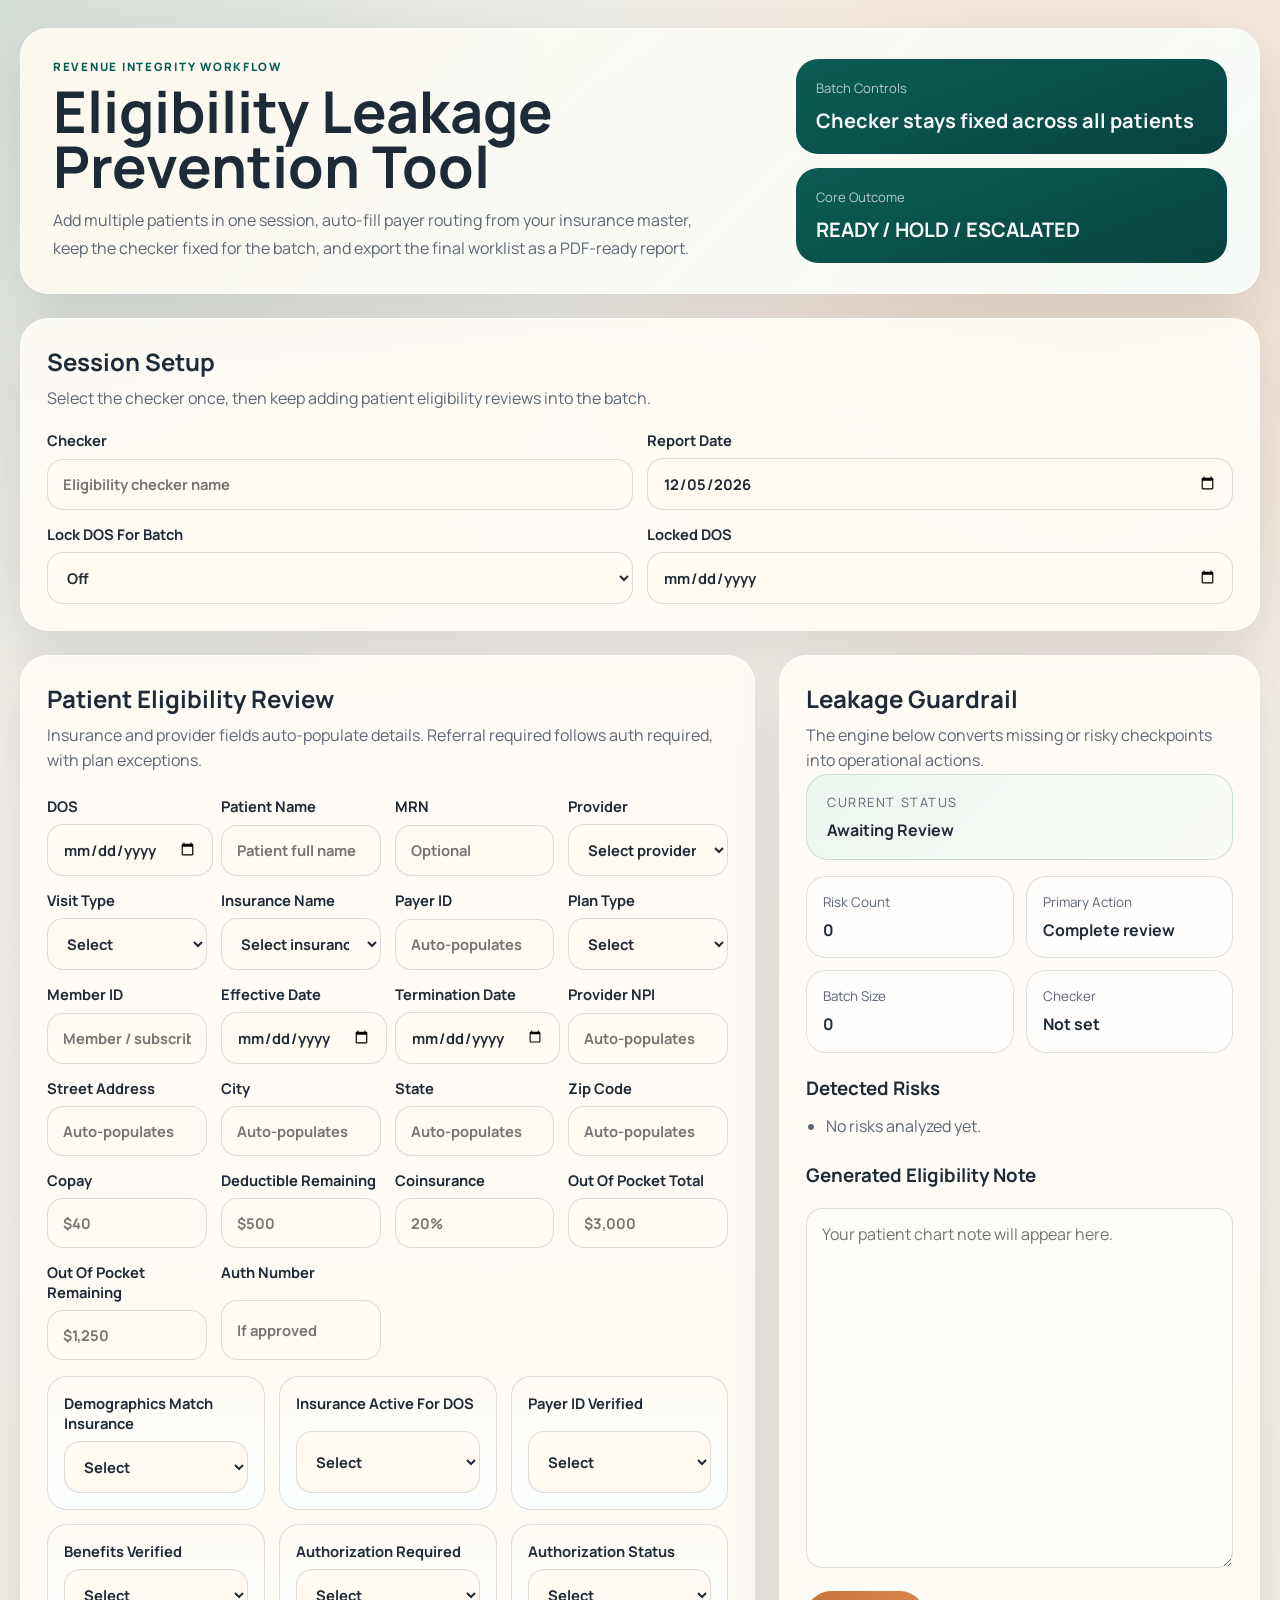
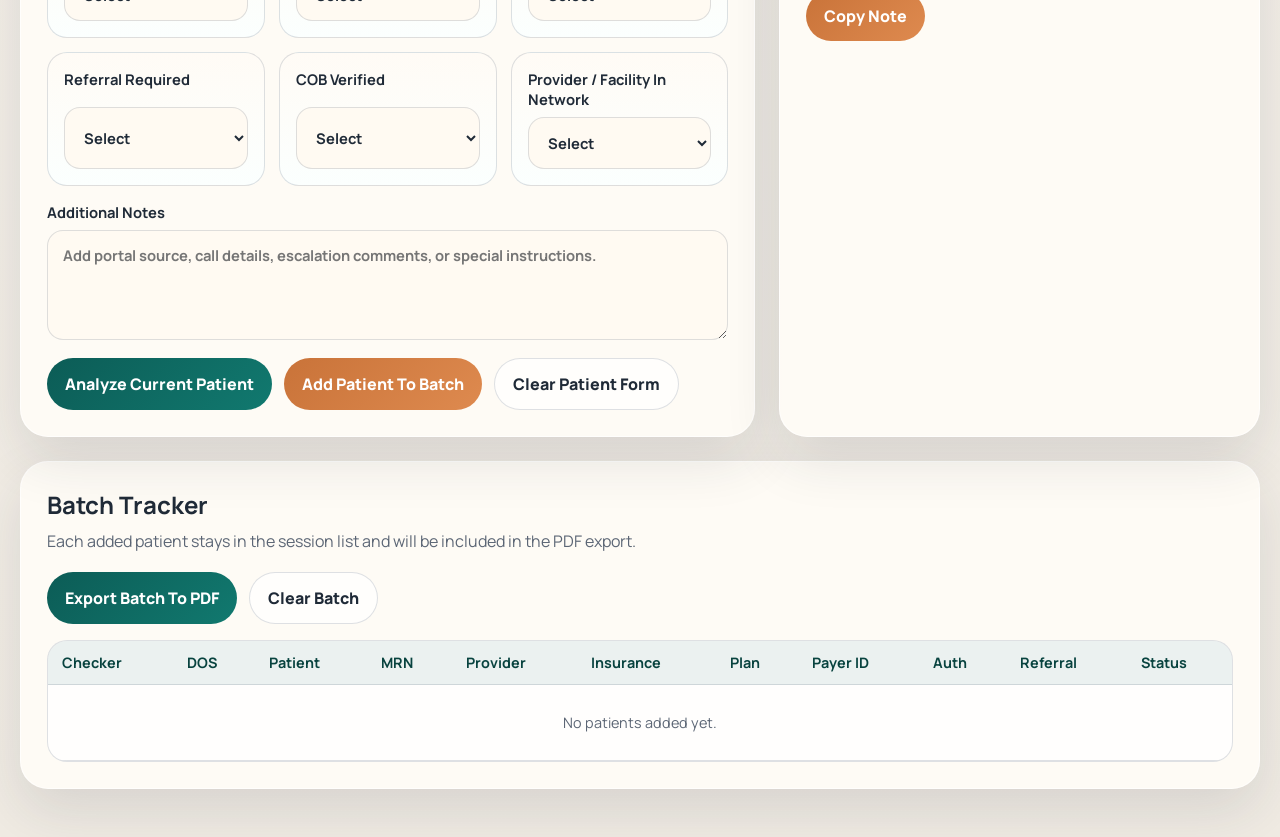
<file: index.html>
<!DOCTYPE html>
<html lang="en">
<head>
  <meta charset="UTF-8">
  <meta name="viewport" content="width=device-width, initial-scale=1.0">
  <title>Eligibility Leakage Prevention Tool</title>
  <link rel="preconnect" href="https://fonts.googleapis.com">
  <link rel="preconnect" href="https://fonts.gstatic.com" crossorigin>
  <link href="https://fonts.googleapis.com/css2?family=Manrope:wght@400;500;600;700;800&display=swap" rel="stylesheet">
  <link rel="stylesheet" href="./styles.css">
</head>
<body>
  <div class="page-shell">
    <header class="hero">
      <div class="hero-copy">
        <p class="eyebrow">Revenue Integrity Workflow</p>
        <h1>Eligibility Leakage Prevention Tool</h1>
        <p class="hero-text">
          Add multiple patients in one session, auto-fill payer routing from your insurance master,
          keep the checker fixed for the batch, and export the final worklist as a PDF-ready report.
        </p>
      </div>
      <div class="hero-card">
        <div class="hero-stat">
          <span class="hero-stat-label">Batch Controls</span>
          <strong>Checker stays fixed across all patients</strong>
        </div>
        <div class="hero-stat">
          <span class="hero-stat-label">Core Outcome</span>
          <strong>READY / HOLD / ESCALATED</strong>
        </div>
      </div>
    </header>

    <section class="panel session-panel">
      <div class="panel-heading">
        <h2>Session Setup</h2>
        <p>Select the checker once, then keep adding patient eligibility reviews into the batch.</p>
      </div>
      <div class="session-grid">
        <label>
          <span>Checker</span>
          <input type="text" id="checkerName" placeholder="Eligibility checker name">
        </label>
        <label>
          <span>Report Date</span>
          <input type="date" id="reportDate">
        </label>
        <label class="session-toggle">
          <span>Lock DOS For Batch</span>
          <select id="lockDosMode">
            <option value="off">Off</option>
            <option value="on">On</option>
          </select>
        </label>
        <label>
          <span>Locked DOS</span>
          <input type="date" id="lockedDos" placeholder="Used when lock is on">
        </label>
      </div>
    </section>

    <main class="workspace">
      <section class="panel form-panel">
        <div class="panel-heading">
          <h2>Patient Eligibility Review</h2>
          <p>Insurance and provider fields auto-populate details. Referral required follows auth required, with plan exceptions.</p>
        </div>

        <form id="eligibility-form" class="eligibility-form">
          <div class="form-grid">
            <label><span>DOS</span><input type="date" id="dos"></label>
            <label><span>Patient Name</span><input type="text" id="patientName" placeholder="Patient full name"></label>
            <label><span>MRN</span><input type="text" id="mrn" placeholder="Optional"></label>
            <label><span>Provider</span><select id="provider"><option value="">Select provider</option></select></label>
            <label><span>Visit Type</span><select id="visitType"><option value="">Select</option><option>New Patient</option><option>Follow-up</option><option>Procedure</option><option>Consult</option></select></label>
            <label><span>Insurance Name</span><select id="insuranceName"><option value="">Select insurance</option></select></label>
            <label><span>Payer ID</span><input type="text" id="payerId" placeholder="Auto-populates" readonly></label>
            <label><span>Plan Type</span><select id="planType"><option value="">Select</option><option>HMO</option><option>PPO</option><option>POS</option><option>Medicare</option><option>Medicaid</option><option>Commercial</option><option>Other</option></select></label>
            <label><span>Member ID</span><input type="text" id="memberId" placeholder="Member / subscriber ID"></label>
            <label><span>Effective Date</span><input type="date" id="effectiveDate"></label>
            <label><span>Termination Date</span><input type="date" id="terminationDate"></label>
            <label><span>Provider NPI</span><input type="text" id="providerNpi" placeholder="Auto-populates" readonly></label>
            <label><span>Street Address</span><input type="text" id="streetAddress" placeholder="Auto-populates" readonly></label>
            <label><span>City</span><input type="text" id="city" placeholder="Auto-populates" readonly></label>
            <label><span>State</span><input type="text" id="state" placeholder="Auto-populates" readonly></label>
            <label><span>Zip Code</span><input type="text" id="zipCode" placeholder="Auto-populates" readonly></label>
            <label><span>Copay</span><input type="text" id="copay" placeholder="$40"></label>
            <label><span>Deductible Remaining</span><input type="text" id="deductibleRemaining" placeholder="$500"></label>
            <label><span>Coinsurance</span><input type="text" id="coinsurance" placeholder="20%"></label>
            <label><span>Out Of Pocket Total</span><input type="text" id="outOfPocketTotal" placeholder="$3,000"></label>
            <label><span>Out Of Pocket Remaining</span><input type="text" id="outOfPocketRemaining" placeholder="$1,250"></label>
            <label><span>Auth Number</span><input type="text" id="authNumber" placeholder="If approved"></label>
          </div>

          <div class="toggle-grid">
            <label class="toggle-card"><span>Demographics Match Insurance</span><select id="demographicsMatch"><option value="">Select</option><option>Yes</option><option>No</option></select></label>
            <label class="toggle-card"><span>Insurance Active For DOS</span><select id="insuranceActive"><option value="">Select</option><option>Yes</option><option>No</option><option>Unknown</option></select></label>
            <label class="toggle-card"><span>Payer ID Verified</span><select id="payerVerified"><option value="">Select</option><option>Yes</option><option>No</option></select></label>
            <label class="toggle-card"><span>Benefits Verified</span><select id="benefitsVerified"><option value="">Select</option><option>Yes</option><option>No</option></select></label>
            <label class="toggle-card"><span>Authorization Required</span><select id="authRequired"><option value="">Select</option><option>No</option><option>Yes</option></select></label>
            <label class="toggle-card"><span>Authorization Status</span><select id="authStatus"><option value="">Select</option><option>Not Required</option><option>Approved</option><option>Pending</option><option>Denied</option><option>Unknown</option></select></label>
            <label class="toggle-card"><span>Referral Required</span><select id="referralRequired"><option value="">Select</option><option>No</option><option>Yes</option></select></label>
            <label class="toggle-card"><span>COB Verified</span><select id="cobVerified"><option value="">Select</option><option>Yes</option><option>No</option><option>Unknown</option></select></label>
            <label class="toggle-card"><span>Provider / Facility In Network</span><select id="networkStatus"><option value="">Select</option><option>In</option><option>Out</option><option>Unknown</option></select></label>
          </div>

          <label class="full-width">
            <span>Additional Notes</span>
            <textarea id="additionalNotes" rows="4" placeholder="Add portal source, call details, escalation comments, or special instructions."></textarea>
          </label>

          <div class="actions">
            <button type="button" id="analyzeBtn" class="primary-btn">Analyze Current Patient</button>
            <button type="button" id="addCaseBtn" class="primary-btn secondary">Add Patient To Batch</button>
            <button type="reset" id="resetBtn" class="ghost-btn">Clear Patient Form</button>
          </div>
        </form>
      </section>

      <aside class="panel insights-panel">
        <div class="panel-heading">
          <h2>Leakage Guardrail</h2>
          <p>The engine below converts missing or risky checkpoints into operational actions.</p>
        </div>

        <div class="status-banner" id="statusBanner">
          <span class="status-label">Current Status</span>
          <strong id="finalStatus">Awaiting Review</strong>
        </div>

        <div class="mini-grid">
          <div class="mini-card"><span>Risk Count</span><strong id="riskCount">0</strong></div>
          <div class="mini-card"><span>Primary Action</span><strong id="primaryAction">Complete review</strong></div>
          <div class="mini-card"><span>Batch Size</span><strong id="batchCount">0</strong></div>
          <div class="mini-card"><span>Checker</span><strong id="checkerDisplay">Not set</strong></div>
        </div>

        <div class="risk-section">
          <h3>Detected Risks</h3>
          <ul id="riskList" class="risk-list">
            <li>No risks analyzed yet.</li>
          </ul>
        </div>

        <div class="risk-section">
          <h3>Generated Eligibility Note</h3>
          <textarea id="generatedNote" rows="15" readonly placeholder="Your patient chart note will appear here."></textarea>
          <div class="actions">
            <button type="button" id="copyBtn" class="primary-btn secondary">Copy Note</button>
          </div>
        </div>
      </aside>
    </main>

    <section class="panel batch-panel">
      <div class="panel-heading">
        <h2>Batch Tracker</h2>
        <p>Each added patient stays in the session list and will be included in the PDF export.</p>
      </div>

      <div class="actions batch-actions">
        <button type="button" id="exportPdfBtn" class="primary-btn">Export Batch To PDF</button>
        <button type="button" id="clearBatchBtn" class="ghost-btn">Clear Batch</button>
      </div>

      <div class="table-wrap">
        <table class="batch-table">
          <thead>
            <tr>
              <th>Checker</th>
              <th>DOS</th>
              <th>Patient</th>
              <th>MRN</th>
              <th>Provider</th>
              <th>Insurance</th>
              <th>Plan</th>
              <th>Payer ID</th>
              <th>Auth</th>
              <th>Referral</th>
              <th>Status</th>
            </tr>
          </thead>
          <tbody id="batchTableBody">
            <tr><td colspan="11" class="empty-state">No patients added yet.</td></tr>
          </tbody>
        </table>
      </div>
    </section>
  </div>

  <script src="./data.js"></script>
  <script src="./app.js"></script>
</body>
</html>
</file>
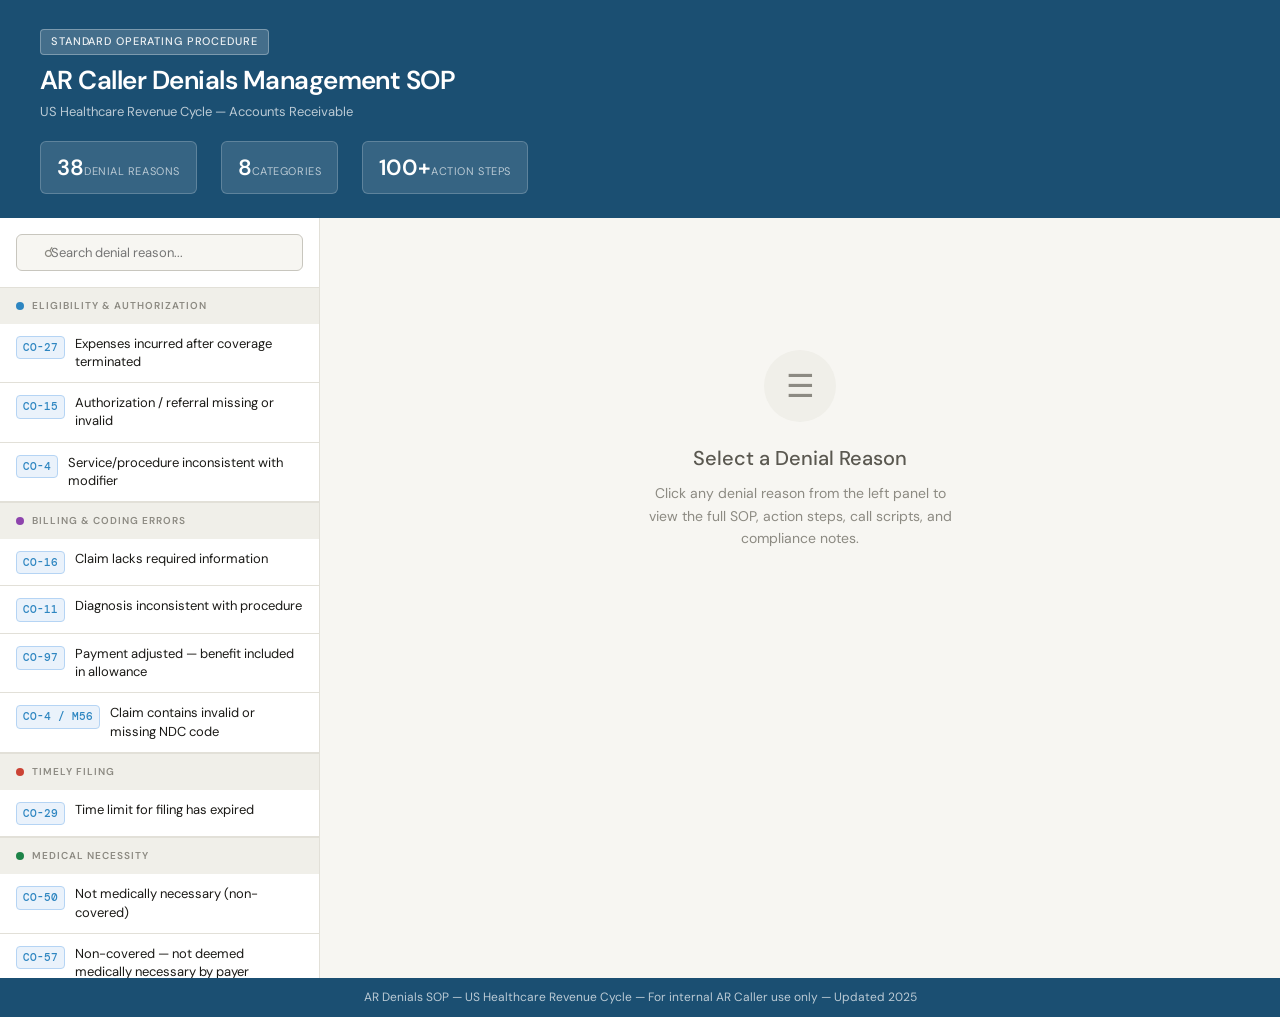
<file: ar_denials_sop.html>
<!DOCTYPE html>
<html lang="en">
<head>
<meta charset="UTF-8">
<meta name="viewport" content="width=device-width, initial-scale=1.0">
<title>AR Denials SOP — US Healthcare</title>
<link href="https://fonts.googleapis.com/css2?family=DM+Sans:wght@300;400;500;600&family=DM+Mono:wght@400;500&display=swap" rel="stylesheet">
<style>
  *, *::before, *::after { box-sizing: border-box; margin: 0; padding: 0; }

  :root {
    --bg: #F7F6F2;
    --surface: #FFFFFF;
    --surface2: #F0EFE9;
    --border: #E2E0D8;
    --border2: #C8C6BE;
    --text: #1A1916;
    --text2: #5A5850;
    --text3: #8C8A82;
    --accent: #1B4F72;
    --accent-light: #EAF2FB;
    --accent-mid: #2E86C1;
    --red: #A93226;
    --red-light: #FDEDEC;
    --amber: #935116;
    --amber-light: #FEF5E7;
    --green: #1D6A39;
    --green-light: #EAFAF1;
    --purple: #6C3483;
    --purple-light: #F5EEF8;
    --teal: #0E6655;
    --teal-light: #E8F8F5;
    --coral: #A04000;
    --coral-light: #FEF0E7;
    --radius: 10px;
    --radius-sm: 6px;
  }

  body {
    font-family: 'DM Sans', sans-serif;
    background: var(--bg);
    color: var(--text);
    min-height: 100vh;
    font-size: 15px;
    line-height: 1.6;
  }

  /* HEADER */
  .header {
    background: var(--accent);
    color: #fff;
    padding: 28px 40px 24px;
    display: flex;
    align-items: flex-start;
    justify-content: space-between;
    gap: 20px;
  }
  .header-left { flex: 1; }
  .header-badge {
    display: inline-block;
    background: rgba(255,255,255,0.18);
    border: 1px solid rgba(255,255,255,0.3);
    border-radius: 4px;
    font-size: 11px;
    font-weight: 500;
    letter-spacing: 0.08em;
    text-transform: uppercase;
    padding: 3px 10px;
    margin-bottom: 10px;
    color: rgba(255,255,255,0.9);
  }
  .header h1 {
    font-size: 26px;
    font-weight: 600;
    letter-spacing: -0.02em;
    color: #fff;
    line-height: 1.2;
  }
  .header-sub {
    font-size: 13px;
    color: rgba(255,255,255,0.7);
    margin-top: 6px;
  }
  .header-stats {
    display: flex;
    gap: 24px;
    margin-top: 18px;
  }
  .stat-pill {
    background: rgba(255,255,255,0.12);
    border: 1px solid rgba(255,255,255,0.2);
    border-radius: 6px;
    padding: 8px 16px;
    text-align: center;
  }
  .stat-pill .num { font-size: 22px; font-weight: 600; color: #fff; }
  .stat-pill .lbl { font-size: 11px; color: rgba(255,255,255,0.65); text-transform: uppercase; letter-spacing: 0.05em; }

  /* LAYOUT */
  .layout {
    display: grid;
    grid-template-columns: 320px 1fr;
    min-height: calc(100vh - 140px);
  }

  /* SIDEBAR */
  .sidebar {
    background: var(--surface);
    border-right: 1px solid var(--border);
    overflow-y: auto;
    max-height: calc(100vh - 140px);
    position: sticky;
    top: 0;
  }
  .sidebar-search {
    padding: 16px;
    border-bottom: 1px solid var(--border);
    position: sticky;
    top: 0;
    background: var(--surface);
    z-index: 10;
  }
  .sidebar-search input {
    width: 100%;
    padding: 9px 14px 9px 34px;
    border: 1px solid var(--border2);
    border-radius: var(--radius-sm);
    font-family: 'DM Sans', sans-serif;
    font-size: 13px;
    background: var(--bg);
    color: var(--text);
    outline: none;
    transition: border-color 0.15s;
  }
  .sidebar-search input:focus { border-color: var(--accent-mid); }
  .search-icon {
    position: absolute;
    left: 28px; top: 50%;
    transform: translateY(-50%);
    color: var(--text3);
    font-size: 14px;
  }
  .search-wrap { position: relative; }

  .category-section { border-bottom: 1px solid var(--border); }
  .category-header {
    padding: 10px 16px;
    font-size: 10px;
    font-weight: 600;
    letter-spacing: 0.1em;
    text-transform: uppercase;
    color: var(--text3);
    background: var(--surface2);
    display: flex;
    align-items: center;
    gap: 8px;
  }
  .cat-dot {
    width: 8px; height: 8px; border-radius: 50%; flex-shrink: 0;
  }
  .denial-item {
    padding: 11px 16px;
    cursor: pointer;
    border-bottom: 1px solid var(--border);
    transition: background 0.12s;
    display: flex;
    align-items: flex-start;
    gap: 10px;
  }
  .denial-item:hover { background: var(--accent-light); }
  .denial-item.active {
    background: var(--accent-light);
    border-left: 3px solid var(--accent-mid);
  }
  .denial-item .code {
    font-family: 'DM Mono', monospace;
    font-size: 11px;
    font-weight: 500;
    color: var(--accent-mid);
    background: var(--accent-light);
    border: 1px solid #B5D4F4;
    border-radius: 4px;
    padding: 2px 6px;
    flex-shrink: 0;
    margin-top: 1px;
  }
  .denial-item .name {
    font-size: 13px;
    color: var(--text);
    line-height: 1.4;
    font-weight: 400;
  }

  /* MAIN PANEL */
  .main-panel {
    padding: 32px 36px;
    overflow-y: auto;
    max-height: calc(100vh - 140px);
  }

  .welcome {
    display: flex;
    flex-direction: column;
    align-items: center;
    justify-content: center;
    min-height: 400px;
    text-align: center;
    color: var(--text3);
  }
  .welcome-icon {
    width: 72px; height: 72px;
    background: var(--surface2);
    border-radius: 50%;
    display: flex; align-items: center; justify-content: center;
    font-size: 32px;
    margin-bottom: 20px;
  }
  .welcome h2 { font-size: 20px; font-weight: 500; color: var(--text2); margin-bottom: 8px; }
  .welcome p { font-size: 14px; max-width: 320px; line-height: 1.6; }

  /* DENIAL DETAIL */
  .detail-header {
    display: flex;
    align-items: flex-start;
    gap: 16px;
    margin-bottom: 24px;
    padding-bottom: 20px;
    border-bottom: 1px solid var(--border);
  }
  .detail-cat-badge {
    padding: 5px 12px;
    border-radius: var(--radius-sm);
    font-size: 12px;
    font-weight: 600;
    flex-shrink: 0;
  }
  .detail-title { flex: 1; }
  .detail-title .code-large {
    font-family: 'DM Mono', monospace;
    font-size: 13px;
    font-weight: 500;
    color: var(--accent-mid);
    margin-bottom: 5px;
  }
  .detail-title h2 {
    font-size: 20px;
    font-weight: 600;
    color: var(--text);
    line-height: 1.25;
    letter-spacing: -0.01em;
  }
  .detail-title .definition {
    font-size: 14px;
    color: var(--text2);
    margin-top: 8px;
    line-height: 1.6;
  }

  /* INFO GRID */
  .info-grid {
    display: grid;
    grid-template-columns: repeat(3, 1fr);
    gap: 12px;
    margin-bottom: 24px;
  }
  .info-card {
    background: var(--surface);
    border: 1px solid var(--border);
    border-radius: var(--radius);
    padding: 14px 16px;
  }
  .info-card .ic-label {
    font-size: 11px;
    font-weight: 600;
    text-transform: uppercase;
    letter-spacing: 0.08em;
    color: var(--text3);
    margin-bottom: 6px;
  }
  .info-card .ic-value {
    font-size: 14px;
    font-weight: 500;
    color: var(--text);
  }
  .priority-high { color: var(--red); }
  .priority-med { color: var(--amber); }
  .priority-low { color: var(--green); }

  /* TABS */
  .tabs {
    display: flex;
    gap: 0;
    border-bottom: 1px solid var(--border);
    margin-bottom: 24px;
  }
  .tab-btn {
    padding: 10px 18px;
    font-family: 'DM Sans', sans-serif;
    font-size: 13px;
    font-weight: 500;
    cursor: pointer;
    border: none;
    background: none;
    color: var(--text3);
    border-bottom: 2px solid transparent;
    margin-bottom: -1px;
    transition: all 0.15s;
  }
  .tab-btn:hover { color: var(--text); }
  .tab-btn.active {
    color: var(--accent);
    border-bottom-color: var(--accent);
  }
  .tab-content { display: none; }
  .tab-content.active { display: block; }

  /* STEPS */
  .steps-section { margin-bottom: 24px; }
  .steps-title {
    font-size: 12px;
    font-weight: 600;
    text-transform: uppercase;
    letter-spacing: 0.08em;
    color: var(--text3);
    margin-bottom: 14px;
  }
  .step {
    display: flex;
    gap: 14px;
    margin-bottom: 14px;
    align-items: flex-start;
  }
  .step-num {
    width: 26px; height: 26px;
    background: var(--accent);
    color: #fff;
    border-radius: 50%;
    font-size: 12px;
    font-weight: 600;
    display: flex; align-items: center; justify-content: center;
    flex-shrink: 0;
    margin-top: 1px;
  }
  .step-body { flex: 1; }
  .step-action {
    font-size: 14px;
    font-weight: 500;
    color: var(--text);
    margin-bottom: 3px;
  }
  .step-detail {
    font-size: 13px;
    color: var(--text2);
    line-height: 1.55;
  }

  /* ALERTS / CALLOUTS */
  .callout {
    border-radius: var(--radius);
    padding: 14px 16px;
    font-size: 13px;
    margin-bottom: 16px;
    display: flex;
    gap: 10px;
    align-items: flex-start;
  }
  .callout-icon { font-size: 16px; flex-shrink: 0; margin-top: 1px; }
  .callout-body { flex: 1; line-height: 1.55; }
  .callout-title { font-weight: 600; margin-bottom: 3px; font-size: 13px; }
  .callout.warn { background: var(--amber-light); color: var(--amber); border: 1px solid #F8C471; }
  .callout.danger { background: var(--red-light); color: var(--red); border: 1px solid #F1948A; }
  .callout.info { background: var(--accent-light); color: var(--accent); border: 1px solid #B5D4F4; }
  .callout.success { background: var(--green-light); color: var(--green); border: 1px solid #82E0AA; }

  /* CHECKLIST */
  .checklist { margin: 0; padding: 0; list-style: none; }
  .checklist li {
    padding: 7px 0 7px 24px;
    font-size: 13px;
    color: var(--text2);
    border-bottom: 1px solid var(--border);
    position: relative;
    line-height: 1.5;
  }
  .checklist li::before {
    content: "☐";
    position: absolute; left: 0;
    color: var(--accent-mid);
    font-size: 14px;
    top: 7px;
  }
  .checklist li:last-child { border-bottom: none; }

  /* SCRIPT BOX */
  .script-box {
    background: #F0F4FA;
    border: 1px solid #B5D4F4;
    border-left: 3px solid var(--accent-mid);
    border-radius: var(--radius-sm);
    padding: 14px 16px;
    font-size: 13px;
    font-style: italic;
    color: var(--accent);
    line-height: 1.65;
    margin-bottom: 16px;
  }
  .script-label {
    font-size: 11px;
    font-weight: 600;
    text-transform: uppercase;
    letter-spacing: 0.08em;
    color: var(--accent-mid);
    margin-bottom: 6px;
    font-style: normal;
  }

  /* TAGS */
  .tag-row { display: flex; flex-wrap: wrap; gap: 6px; margin-top: 8px; }
  .tag {
    font-size: 11px;
    font-weight: 500;
    padding: 3px 9px;
    border-radius: 20px;
    border: 1px solid;
  }

  /* TIMELINE */
  .timeline-row {
    display: flex;
    align-items: center;
    gap: 0;
    margin-bottom: 20px;
    background: var(--surface);
    border: 1px solid var(--border);
    border-radius: var(--radius);
    overflow: hidden;
  }
  .tl-step {
    flex: 1;
    padding: 12px 14px;
    font-size: 12px;
    text-align: center;
    border-right: 1px solid var(--border);
    position: relative;
  }
  .tl-step:last-child { border-right: none; }
  .tl-step .tl-num {
    font-size: 18px;
    font-weight: 600;
    color: var(--accent);
    display: block;
  }
  .tl-step .tl-lbl {
    color: var(--text3);
    font-size: 11px;
  }

  /* SECTION TITLES */
  .section-title {
    font-size: 15px;
    font-weight: 600;
    color: var(--text);
    margin-bottom: 14px;
    display: flex;
    align-items: center;
    gap: 8px;
  }
  .section-title::after {
    content: '';
    flex: 1;
    height: 1px;
    background: var(--border);
  }

  /* PRINT / EXPORT NOTE */
  .footer-strip {
    background: var(--accent);
    color: rgba(255,255,255,0.7);
    text-align: center;
    font-size: 12px;
    padding: 10px;
  }

  @media (max-width: 900px) {
    .layout { grid-template-columns: 1fr; }
    .sidebar { max-height: 300px; position: static; }
    .main-panel { max-height: none; }
    .info-grid { grid-template-columns: 1fr 1fr; }
  }
</style>
</head>
<body>

<div class="header">
  <div class="header-left">
    <div class="header-badge">Standard Operating Procedure</div>
    <h1>AR Caller Denials Management SOP</h1>
    <p class="header-sub">US Healthcare Revenue Cycle — Accounts Receivable</p>
    <div class="header-stats">
      <div class="stat-pill"><span class="num">38</span><span class="lbl">Denial Reasons</span></div>
      <div class="stat-pill"><span class="num">8</span><span class="lbl">Categories</span></div>
      <div class="stat-pill"><span class="num">100+</span><span class="lbl">Action Steps</span></div>
    </div>
  </div>
</div>

<div class="layout">
  <!-- SIDEBAR -->
  <div class="sidebar">
    <div class="sidebar-search">
      <div class="search-wrap">
        <span class="search-icon">&#9740;</span>
        <input type="text" id="searchInput" placeholder="Search denial reason..." oninput="filterDenials(this.value)">
      </div>
    </div>
    <div id="denialList"></div>
  </div>

  <!-- MAIN PANEL -->
  <div class="main-panel" id="mainPanel">
    <div class="welcome">
      <div class="welcome-icon">&#9776;</div>
      <h2>Select a Denial Reason</h2>
      <p>Click any denial reason from the left panel to view the full SOP, action steps, call scripts, and compliance notes.</p>
    </div>
  </div>
</div>

<div class="footer-strip">
  AR Denials SOP &mdash; US Healthcare Revenue Cycle &mdash; For internal AR Caller use only &mdash; Updated 2025
</div>

<script>
const categories = [
  {
    name: "Eligibility & Authorization",
    color: "#2E86C1",
    dot: "#2E86C1",
    denials: [
      {
        code: "CO-27",
        name: "Expenses incurred after coverage terminated",
        priority: "High",
        timely: "30 days",
        appeal: "Yes",
        definition: "Claim submitted for dates of service after the patient's insurance coverage ended or was terminated.",
        steps: [
          { action: "Verify coverage dates", detail: "Log into payer portal or call eligibility line. Confirm exact termination date of insurance coverage." },
          { action: "Cross-check DOS vs coverage", detail: "Compare date of service on the claim against the eligibility span. Note any gap." },
          { action: "Check for COBRA/continuation", detail: "Ask patient if they elected COBRA or enrolled in new insurance post-termination." },
          { action: "Patient billing or insurance update", detail: "If no valid coverage: generate patient statement. If new insurance found: re-submit with corrected payer and effective dates." },
          { action: "Document all findings", detail: "Note payer response, coverage dates confirmed, and action taken in account notes." }
        ],
        checklist: ["Verify DOS vs. termination date in payer portal","Confirm if COBRA was elected","Check for Medicaid as secondary","Update guarantor/insurance if new coverage found","Bill patient if no active coverage","Document outcome in billing system"],
        script: "Hello, this is [Name] calling from [Provider] billing. I'm calling regarding claim number [Claim#] for patient [Patient Name], DOS [Date]. We received a denial under CO-27 indicating coverage was terminated. Can you confirm the exact termination date on file and whether there's any continuation coverage active?",
        warning: "Do not write off without exhausting COBRA/new insurance verification. Check Medicaid eligibility for low-income patients.",
        tip: "Use Availity, Change Healthcare, or the payer's IVR to verify eligibility in real time before calling."
      },
      {
        code: "CO-15",
        name: "Authorization / referral missing or invalid",
        priority: "High",
        timely: "30–45 days",
        appeal: "Yes",
        definition: "The service requires prior authorization or referral, which was not obtained or is invalid for the claim.",
        steps: [
          { action: "Pull the authorization on file", detail: "Check your billing system, EMR, and payer portal for any auth number tied to the account." },
          { action: "Contact payer for retro-auth", detail: "If auth was not obtained: call payer and request retrospective authorization. Document the request reference number." },
          { action: "Submit retro-auth request", detail: "Obtain clinical notes, operative reports, and physician attestation if required for retro-auth submission." },
          { action: "Appeal with clinical justification", detail: "If retro-auth is denied, submit formal appeal with medical necessity documentation and supporting clinical records." },
          { action: "Identify root cause for prevention", detail: "Flag internally whether auth was missed pre-service. Notify scheduling/front desk team to prevent recurrence." }
        ],
        checklist: ["Check billing system & EMR for auth number","Verify auth number matches CPT/DOS/provider","Request retro-auth from payer","Attach clinical notes to retro-auth request","File formal appeal if retro-auth denied","Log root cause for QA"],
        script: "Hello, I'm calling from [Provider] about claim [Claim#], patient [Name], DOS [Date], denied CO-15 for missing authorization. I'd like to request a retrospective authorization review. Can you tell me the process and any supporting clinical documentation you'll need?",
        warning: "Some payers do not allow retro-auth. Confirm payer-specific policy before spending time on the appeal.",
        tip: "Always document the auth number in the billing note field AND the claim notes field to avoid CO-15 on resubmission."
      },
      {
        code: "CO-4",
        name: "Service/procedure inconsistent with modifier",
        priority: "Medium",
        timely: "30 days",
        appeal: "Yes",
        definition: "The modifier billed is inconsistent with the procedure code or the service rendered.",
        steps: [
          { action: "Review the CPT and modifier combination", detail: "Pull the EOB and confirm which modifier triggered the denial. Reference CMS modifier guidelines." },
          { action: "Consult coding team", detail: "Have a certified coder review the op note or clinical documentation to confirm the correct modifier." },
          { action: "Correct and resubmit", detail: "Update the modifier or CPT as appropriate and resubmit as a corrected claim." },
          { action: "Appeal if modifier is correct", detail: "If clinical documentation supports the original modifier, draft an appeal with coding rationale and documentation." }
        ],
        checklist: ["Review EOB denial remark","Pull op note / clinical record","Consult certified coder","Correct modifier or CPT","Resubmit as corrected claim (F2 flag)","Appeal with coding rationale if needed"],
        script: "I'm calling regarding denial CO-4 on claim [Claim#]. We believe the modifier submitted is supported by the clinical documentation. Can you clarify the specific inconsistency your system identified?",
        warning: "Modifier 59 and XE/XS/XP/XU distinct procedural services are frequently misused. Ensure documentation clearly supports the modifier used.",
        tip: "Reference AMA CPT guidelines and NCCI edits before resubmitting."
      }
    ]
  },
  {
    name: "Billing & Coding Errors",
    color: "#8E44AD",
    dot: "#8E44AD",
    denials: [
      {
        code: "CO-16",
        name: "Claim lacks required information",
        priority: "High",
        timely: "30 days",
        appeal: "Correct & resubmit",
        definition: "The claim is missing mandatory data elements required by the payer for processing.",
        steps: [
          { action: "Review the EOB/RA for missing fields", detail: "Identify exactly which data element is missing (NPI, referral #, diagnosis, etc.) from the denial remark codes." },
          { action: "Gather missing information", detail: "Contact clinical staff, front desk, or patient to obtain the missing detail." },
          { action: "Correct and resubmit within timely filing", detail: "Update claim with accurate data. Resubmit as corrected claim with appropriate frequency code (7)." },
          { action: "Document", detail: "Note what was missing, correction made, and date resubmitted." }
        ],
        checklist: ["Read EOB remark code carefully","Identify missing field","Obtain correct data from source","Resubmit as corrected claim","Confirm receipt by payer","Document action"],
        script: "I'm calling about denial CO-16 on claim [Claim#]. Can you tell me specifically which data element is missing so we can correct and resubmit promptly?",
        warning: "Do not resubmit as a new claim — always use corrected claim frequency code to avoid duplicate claim denials.",
        tip: "Common missing items: referring provider NPI, patient DOB, ICD-10 codes, place of service code."
      },
      {
        code: "CO-11",
        name: "Diagnosis inconsistent with procedure",
        priority: "High",
        timely: "30 days",
        appeal: "Yes",
        definition: "The diagnosis code submitted does not support or align with the procedure billed.",
        steps: [
          { action: "Review clinical documentation", detail: "Pull progress notes, H&P, or operative report to confirm the clinical basis for the procedure." },
          { action: "Coding review", detail: "Have coder verify if a more appropriate ICD-10 code exists to support the CPT code billed." },
          { action: "Correct ICD-10 if applicable", detail: "Submit corrected claim with appropriate diagnosis." },
          { action: "Appeal if correct", detail: "If diagnosis is accurate, submit appeal with physician attestation letter and supporting medical records." }
        ],
        checklist: ["Pull clinical documentation","Review CPT-to-ICD mapping","Consult certified coder","Correct ICD-10 if wrong","Resubmit corrected claim","Appeal with records if coding was correct"],
        script: "I'm calling regarding CO-11 denial on claim [Claim#]. The procedure billed was [CPT] for diagnosis [ICD-10]. Can you clarify if you require a more specific ICD-10 or if there is a coverage policy issue with this combination?",
        warning: "Be careful editing ICD-10 codes without clinical validation — upcoding or undercoding creates compliance risk.",
        tip: "Use CMS LCD/NCD databases to check covered diagnoses for specific procedures."
      },
      {
        code: "CO-97",
        name: "Payment adjusted — benefit included in allowance",
        priority: "Medium",
        timely: "30 days",
        appeal: "Yes",
        definition: "The service billed is considered bundled into another procedure already paid, or is included in the global payment.",
        steps: [
          { action: "Identify the bundling edit", detail: "Check NCCI (National Correct Coding Initiative) edits for the CPT pair to confirm if bundling applies." },
          { action: "Review modifier options", detail: "If services are clinically distinct, apply the appropriate modifier (59, XE, XP, XS, XU) and resubmit." },
          { action: "Review global period", detail: "If denial is due to global surgery period, confirm if service qualifies as an exception (unrelated condition, etc.)." },
          { action: "Appeal with documentation", detail: "Submit appeal with operative report or clinical notes demonstrating separate, distinct service." }
        ],
        checklist: ["Check NCCI edits for CPT pair","Determine if modifier applies","Review global surgery period","Add appropriate modifier","Resubmit with documentation","Appeal if bundling is incorrect"],
        script: "I'm calling about CO-97 on claim [Claim#]. We believe the procedure [CPT] was a distinct service from [Other CPT] based on clinical documentation. Can you confirm if a modifier would allow separate reimbursement?",
        warning: "Never add modifier 59 just to bypass a bundling edit — this must be clinically justified.",
        tip: "The CMS NCCI edit table is free online and updated quarterly. Always cross-check before appealing."
      },
      {
        code: "CO-4 / M56",
        name: "Claim contains invalid or missing NDC code",
        priority: "Medium",
        timely: "30 days",
        appeal: "Correct & resubmit",
        definition: "A drug claim is missing or has an incorrect NDC (National Drug Code) which is required by many payers for medication billing.",
        steps: [
          { action: "Identify the drug billed", detail: "Pull the claim and confirm which J-code or drug was submitted." },
          { action: "Obtain correct NDC", detail: "Get the NDC from the pharmacy/dispensing team or drug packaging." },
          { action: "Add NDC in correct format", detail: "NDC must be in 11-digit format on the claim in the correct loop/segment (LIN segment on 837P)." },
          { action: "Resubmit corrected claim", detail: "Submit with NDC, qualifier, unit of measure, and quantity." }
        ],
        checklist: ["Confirm J-code billed","Obtain 11-digit NDC from pharmacy","Verify NDC format requirement (payer-specific)","Add NDC to claim","Resubmit corrected claim"],
        script: "I'm calling about [Claim#] denied for missing or invalid NDC on a drug claim. Can you confirm the exact format and loop you require for the NDC so we can resubmit correctly?",
        warning: "NDC format and loop placement varies by payer. Confirm requirements before resubmitting.",
        tip: "Keep an NDC crosswalk sheet for common J-codes your practice bills frequently."
      }
    ]
  },
  {
    name: "Timely Filing",
    color: "#CB4335",
    dot: "#CB4335",
    denials: [
      {
        code: "CO-29",
        name: "Time limit for filing has expired",
        priority: "High",
        timely: "Depends on payer",
        appeal: "Limited",
        definition: "The claim was submitted after the payer's filing deadline has passed. Most payers allow 90–365 days from DOS.",
        steps: [
          { action: "Verify filing limit for this payer", detail: "Pull the payer contract or payer website to confirm the exact timely filing window." },
          { action: "Gather proof of timely filing", detail: "If claim was submitted on time: locate clearinghouse transmission report, 277 acknowledgment, or certified mail receipt." },
          { action: "Submit appeal with proof", detail: "Draft appeal letter with proof of timely filing attached. Clearinghouse reports are the strongest evidence." },
          { action: "Check for exceptions", detail: "Some payers allow exceptions for: coordination of benefits delays, retroactive eligibility, system errors. Cite the specific exception in appeal." },
          { action: "Write-off if no recourse", detail: "If timely filing truly missed and no exception applies, process as a write-off per policy. Do not bill patient for timely filing write-offs." }
        ],
        checklist: ["Confirm payer's timely filing limit","Pull clearinghouse transmission report","Pull 277CA acceptance report","Check if COB/retro-eligibility exception applies","Draft appeal with proof of timely submission","Write-off per policy if no recourse"],
        script: "Hello, I'm calling about CO-29 denial on claim [Claim#]. We have documentation from our clearinghouse showing the claim was transmitted on [Date] — within your [X-day] timely filing window. I'd like to submit an appeal with this documentation. What is the correct fax number or portal for timely filing appeals?",
        warning: "Never bill the patient for a timely filing write-off — this is a payer contractual adjustment.",
        tip: "Implement a 30-60-90 day AR aging report to catch claims before they hit the timely filing deadline."
      }
    ]
  },
  {
    name: "Medical Necessity",
    color: "#1D8348",
    dot: "#1D8348",
    denials: [
      {
        code: "CO-50",
        name: "Not medically necessary (non-covered)",
        priority: "High",
        timely: "30–60 days",
        appeal: "Yes",
        definition: "The payer has determined the service is not medically necessary based on clinical criteria, LCD, or NCD guidelines.",
        steps: [
          { action: "Pull the LCD/NCD or clinical policy", detail: "Identify the payer's Local Coverage Determination or National Coverage Determination that applies to this service." },
          { action: "Review clinical documentation", detail: "Compare physician notes against coverage criteria. Does documentation clearly support medical necessity?" },
          { action: "Obtain physician attestation", detail: "Ask the treating physician to write a detailed letter of medical necessity referencing specific patient condition and clinical indicators." },
          { action: "Submit peer-to-peer review request", detail: "For high-value claims, request a peer-to-peer review with the payer's medical director. This can reverse denials." },
          { action: "File formal appeal", detail: "Submit Level 1 appeal with clinical records, physician attestation, and citation of applicable guidelines (e.g., AHA, CMS)." },
          { action: "Escalate if needed", detail: "If Level 1 denied: file Level 2 (external review). For Medicare: use the OMHA ALJ process." }
        ],
        checklist: ["Pull applicable LCD/NCD","Review documentation against coverage criteria","Request physician attestation letter","Request peer-to-peer review (within payer's window)","Submit Level 1 appeal with full clinical record","Escalate to Level 2 / ALJ if denied again"],
        script: "I'm calling to request a peer-to-peer review regarding CO-50 denial on claim [Claim#] for patient [Name]. The treating physician is available to speak with your medical director. The denial appears to conflict with [cite guideline]. Can you schedule a peer-to-peer within the next 5 business days?",
        warning: "Peer-to-peer requests usually have a short window (5–10 days from denial date). Do not delay.",
        tip: "Always document peer-to-peer call: date, payer MD name, outcome, reference number."
      },
      {
        code: "CO-57",
        name: "Non-covered — not deemed medically necessary by payer",
        priority: "High",
        timely: "30 days",
        appeal: "Yes",
        definition: "Similar to CO-50, payer determined the specific treatment plan or level of care is not medically necessary per their clinical policies.",
        steps: [
          { action: "Request the denial rationale", detail: "Call payer and ask for the specific clinical criteria used to make the determination. Request the denial letter in writing." },
          { action: "Compare to clinical guidelines", detail: "Review AHA, ACS, CMS, or specialty society guidelines that support the care provided." },
          { action: "Compile appeal package", detail: "Include: denial letter, medical records, progress notes, test results, physician order, attestation letter, and guideline references." },
          { action: "Submit appeal within deadline", detail: "File Level 1 appeal and track acknowledgment." }
        ],
        checklist: ["Request denial letter from payer","Review specific denial rationale","Compile clinical appeal packet","Attach applicable guideline references","Submit within appeal deadline","Track with payer reference number"],
        script: "I'm calling about CO-57 on claim [Claim#]. Can you provide the specific clinical policy or criteria that was used to determine this service was not medically necessary? We'd like to submit an appeal with supporting documentation.",
        warning: "For behavioral health / mental health claims — MHPAEA parity laws may apply. Cite parity if standard MN criteria seem inconsistent with med/surg benefit.",
        tip: "Keep a library of payer-specific clinical policy numbers for your top 10 most common denied procedures."
      },
      {
        code: "CO-167",
        name: "Diagnosis is inconsistent with the patient's age",
        priority: "Medium",
        timely: "30 days",
        appeal: "Yes",
        definition: "The submitted ICD-10 diagnosis is typically not applicable for the patient's age group.",
        steps: [
          { action: "Verify patient's DOB", detail: "Confirm actual date of birth in the chart versus what was submitted on the claim." },
          { action: "Review ICD-10 code", detail: "Check if the diagnosis has age-specific restrictions (pediatric or geriatric-specific codes)." },
          { action: "Correct DOB or ICD-10", detail: "If DOB was submitted incorrectly: resubmit corrected claim. If diagnosis is correct but age appears unusual: submit appeal with clinical documentation." }
        ],
        checklist: ["Verify patient DOB on claim vs chart","Confirm ICD-10 age restrictions","Correct claim if DOB error","Appeal with clinical notes if clinically valid"],
        script: "I'm calling about CO-167 on claim [Claim#]. The patient's date of birth is [DOB]. Can you confirm the age restriction on the diagnosis in question and advise if a corrected claim or appeal is the right next step?",
        warning: "Some conditions (e.g., RSV in adults, congenital conditions in older patients) can legitimately appear outside typical age ranges. Always get physician attestation.",
        tip: "ICD-10 CM guidelines include age-specific notes in tabular format — reference these before correcting."
      }
    ]
  },
  {
    name: "Coordination of Benefits",
    color: "#117A65",
    dot: "#117A65",
    denials: [
      {
        code: "CO-22",
        name: "This care may be covered by another payer per COB",
        priority: "High",
        timely: "30–45 days",
        appeal: "Yes",
        definition: "The payer believes another insurance carrier is primary and should pay first under Coordination of Benefits (COB) rules.",
        steps: [
          { action: "Identify correct COB order", detail: "Determine which plan is primary using Medicare/Medicaid rules, birthday rule, or employer plan rules." },
          { action: "Bill primary payer first", detail: "Submit claim to the primary payer. Obtain EOB from primary." },
          { action: "Submit to secondary with primary EOB", detail: "Attach the primary EOB to the secondary claim and submit within the timely filing window." },
          { action: "Update payer information in system", detail: "Correct the insurance order in your billing system to prevent future COB denials." }
        ],
        checklist: ["Confirm primary vs. secondary order","Bill primary first","Obtain primary EOB","Submit secondary claim with primary EOB attached","Update COB info in billing system","Document payer order in account notes"],
        script: "I'm calling about CO-22 on claim [Claim#] for patient [Name]. We believe [Your Payer] is actually the primary based on [birthday rule / employer plan / Medicare COB rules]. Can you clarify your COB determination so we can ensure proper claim routing?",
        warning: "Medicare as Secondary Payer (MSP) rules are complex. Verify MSP questionnaire is on file for all Medicare patients.",
        tip: "Use CMS MSP resources and the BCRC (Benefits Coordination & Recovery Center) at 1-855-798-2627 for Medicare COB questions."
      },
      {
        code: "CO-23",
        name: "Claim payment adjusted — plan has been coordinated with other plans",
        priority: "Medium",
        timely: "30 days",
        appeal: "Limited",
        definition: "The payer reduced or adjusted payment because COB was applied and the total benefit from all plans cannot exceed the total charges.",
        steps: [
          { action: "Review EOB from both plans", detail: "Pull both primary and secondary EOBs. Verify that combined payment does not exceed patient's balance." },
          { action: "Confirm allowed amounts", detail: "Compare allowed amounts and confirm if balance is patient responsibility or provider write-off per contract." },
          { action: "Bill patient remaining balance", detail: "Post adjustments per contractual obligation. Bill patient any remaining co-pay, coinsurance, or deductible." }
        ],
        checklist: ["Pull both EOBs","Verify payment does not exceed total charges","Post primary payment and adjustment","Post secondary payment","Bill patient legitimate balance"],
        script: "I'm reviewing COB adjustment on claim [Claim#]. Can you confirm the allowed amount and whether the patient has any remaining balance after both plans are applied?",
        warning: "You cannot bill the patient more than the combined allowed amount under both plans.",
        tip: "Train billing team on 'lesser of' COB rules to prevent overbilling patients in dual-coverage situations."
      }
    ]
  },
  {
    name: "Duplicate / Administrative",
    color: "#784212",
    dot: "#784212",
    denials: [
      {
        code: "CO-18",
        name: "Exact duplicate of claim previously submitted",
        priority: "Medium",
        timely: "30 days",
        appeal: "Yes",
        definition: "The payer received two identical claims for the same patient, same service, same date, same provider.",
        steps: [
          { action: "Pull original claim and ERA", detail: "Locate the first submission in your billing system. Confirm if it was paid, denied, or pending." },
          { action: "Check ERA for payment", detail: "Search EFT/ERA for any payment associated with the original claim." },
          { action: "Void duplicate if paid", detail: "If original was paid: void/credit the duplicate in your system. No further action needed." },
          { action: "Appeal with proof", detail: "If original was not paid but is not a true duplicate (different dates, different procedure): submit appeal with documentation of the differences." }
        ],
        checklist: ["Locate original claim in system","Confirm payment/denial status of original","Check ERA for EFT","Void duplicate in system if original paid","Appeal if not truly duplicate","Document outcome"],
        script: "I'm calling about CO-18 on claim [Claim#]. Can you confirm what date the original claim was received and whether it was processed? I want to verify if we have a true duplicate or if there is a difference between the two claims.",
        warning: "Do not void the original paid claim — only the duplicate submission.",
        tip: "Set up duplicate claim edits in your clearinghouse to catch duplicates before they reach the payer."
      },
      {
        code: "CO-B7",
        name: "Provider not certified/eligible to perform service",
        priority: "High",
        timely: "30 days",
        appeal: "Yes",
        definition: "The billing or rendering provider is not credentialed, enrolled, or in-network with the payer for the service billed.",
        steps: [
          { action: "Check provider enrollment status", detail: "Log into PECOS (Medicare), payer portal, or call provider relations to verify enrollment and credentialing." },
          { action: "Verify NPI and taxonomy", detail: "Confirm correct NPI (individual vs. group) and taxonomy code are on the claim." },
          { action: "If not enrolled: initiate enrollment", detail: "Begin payer credentialing/enrollment process. Hold claims until provider is active." },
          { action: "Appeal for retroactive credentialing", detail: "Some payers allow retro-credentialing if the provider was in the process of enrolling. Submit with enrollment application date." }
        ],
        checklist: ["Verify enrollment in payer portal/PECOS","Confirm NPI type (type 1 vs type 2)","Check taxonomy code on claim","Initiate enrollment if not credentialed","Submit retro-credentialing request if applicable","Hold future claims until approved"],
        script: "I'm calling about CO-B7 on claim [Claim#]. Can you confirm the provider's current enrollment status? Provider NPI is [NPI], taxonomy [Taxonomy]. We want to understand if this is a credentialing gap or a claims submission error.",
        warning: "Filing claims for a non-enrolled provider can be considered fraud. Escalate to compliance if this is systemic.",
        tip: "Maintain a credentialing calendar with renewal dates for all providers and all payer contracts."
      }
    ]
  },
  {
    name: "Patient Responsibility",
    color: "#A04000",
    dot: "#A04000",
    denials: [
      {
        code: "CO-1",
        name: "Deductible amount",
        priority: "Low",
        timely: "N/A",
        appeal: "No — patient balance",
        definition: "The claim was applied to the patient's annual deductible. This is the amount the patient must pay before insurance begins covering.",
        steps: [
          { action: "Verify deductible on EOB", detail: "Confirm the deductible amount applied and accumulator balance from the EOB." },
          { action: "Post adjustment and balance", detail: "Post the contractual adjustment. Bill patient the deductible amount." },
          { action: "Patient communication", detail: "Generate patient statement with clear explanation of the deductible application." },
          { action: "Payment plan if needed", detail: "If patient cannot pay in full, set up a payment plan per your financial policy." }
        ],
        checklist: ["Post contractual adjustment","Post patient deductible balance","Generate patient statement","Offer payment plan if needed","Document patient communication"],
        script: "Hello, I'm calling regarding your balance of $[Amount] for services on [Date]. Your insurance applied this to your deductible, which means it's your responsibility to pay. Would you like to pay today, or would a payment plan work better for you?",
        warning: "Do not waive deductibles routinely — this can violate payer contracts and potentially constitute insurance fraud.",
        tip: "Collect deductible estimates at time of service using real-time eligibility checks to reduce AR days."
      },
      {
        code: "CO-2",
        name: "Coinsurance amount",
        priority: "Low",
        timely: "N/A",
        appeal: "No — patient balance",
        definition: "The patient is responsible for a percentage of the allowed amount after the deductible is met (e.g., 20% coinsurance).",
        steps: [
          { action: "Verify coinsurance percentage on EOB", detail: "Confirm the coinsurance percentage from the patient's plan (usually 10–30%)." },
          { action: "Post and bill patient", detail: "Post insurance payment and adjustment, then bill patient for coinsurance." },
          { action: "Patient statement", detail: "Clearly explain the coinsurance calculation on the patient statement." }
        ],
        checklist: ["Confirm coinsurance % from EOB","Post insurance payment","Post contractual adjustment","Bill patient coinsurance","Offer payment plan"],
        script: "Your insurance processed the claim and paid their share. The remaining balance of $[Amount] is your [20%] coinsurance. Would you like to make a payment today?",
        warning: "Do not waive coinsurance without proper charity care documentation.",
        tip: "Use patient portal payment reminders to reduce days in patient AR."
      },
      {
        code: "CO-3",
        name: "Co-payment amount",
        priority: "Low",
        timely: "N/A",
        appeal: "No — patient balance",
        definition: "A fixed amount the patient pays per visit as defined by their insurance plan.",
        steps: [
          { action: "Collect at time of service", detail: "Copay should ideally be collected at check-in. If not collected, post as patient balance." },
          { action: "Bill patient", detail: "Generate statement for outstanding copay." },
          { action: "Collections if needed", detail: "Follow collections workflow per policy for delinquent copays." }
        ],
        checklist: ["Confirm copay from EOB","Post patient copay balance if not collected","Bill patient","Follow collections process if delinquent"],
        script: "Your insurance has processed your claim. There's a remaining copay of $[Amount] per your plan. Can we take a payment today?",
        warning: "Repeatedly waiving copays is a federal compliance issue. Apply copay policy consistently.",
        tip: "Post a copay collection script at the front desk and collect 100% at time of service to reduce AR."
      }
    ]
  },
  {
    name: "Non-Covered / Exclusions",
    color: "#7F8C8D",
    dot: "#7F8C8D",
    denials: [
      {
        code: "CO-96",
        name: "Non-covered charge(s) — patient responsibility",
        priority: "Medium",
        timely: "N/A — may appeal",
        appeal: "Check plan",
        definition: "The service is not covered under the patient's benefit plan. Patient may be responsible for the charges.",
        steps: [
          { action: "Review plan benefits for non-coverage", detail: "Pull the patient's Summary of Benefits and Coverage (SBC) or call payer to confirm what the exclusion is." },
          { action: "Check ABN / waiver on file", detail: "For Medicare patients: ensure Advance Beneficiary Notice (ABN) was signed. Without ABN, you may not bill the patient." },
          { action: "Notify patient", detail: "Inform patient the service is not covered and explain their financial responsibility." },
          { action: "Appeal if coverage in question", detail: "If the exclusion seems incorrect (e.g., gender-based exclusion for a covered group), appeal citing ERISA or applicable law." }
        ],
        checklist: ["Review plan benefit exclusions","Verify ABN for Medicare patients","Notify patient of non-coverage","Bill patient if ABN signed or non-Medicare","Appeal if exclusion violates ACA/ERISA","Document all communications"],
        script: "I'm calling about CO-96 on claim [Claim#]. Can you confirm which specific benefit exclusion applies? We want to ensure we have the correct documentation for patient notification and any potential appeal.",
        warning: "Never bill Medicare patients for non-covered services without a properly executed ABN on file.",
        tip: "For recurring non-covered services, obtain an ABN upfront at time of scheduling."
      },
      {
        code: "CO-49",
        name: "This is a non-covered service because it is a routine/preventive exam",
        priority: "Medium",
        timely: "30 days",
        appeal: "Yes",
        definition: "The payer classified the visit or service as a routine/preventive exam which is excluded under the plan, often billed incorrectly under the wrong visit type.",
        steps: [
          { action: "Review E&M coding", detail: "Was the visit billed as preventive (99381–99397) or office visit (99202–99215)? Confirm what the physician documented." },
          { action: "Separate sick vs. preventive", detail: "If a problem was addressed at a preventive visit, a separate E&M (with modifier 25) may be billable. Recode appropriately." },
          { action: "Correct and resubmit", detail: "Update CPT code to reflect the nature of the service and resubmit." },
          { action: "Patient billing", detail: "If the service is truly preventive and not covered under their plan, bill patient with proper notice." }
        ],
        checklist: ["Review CPT for preventive vs. E&M","Check if problem-oriented service was documented","Apply modifier 25 if separate E&M warranted","Correct and resubmit","Bill patient if truly non-covered preventive"],
        script: "I'm calling about CO-49. The visit included both preventive services and a problem-oriented encounter documented separately. Can you confirm if modifier 25 on the E&M would allow separate processing?",
        warning: "ACA requires coverage of preventive services without cost-sharing for in-network providers. If claim was for an ACA-mandated preventive service, appeal citing ACA requirements.",
        tip: "Train providers on the importance of documenting problem-oriented encounters separately from preventive visits."
      },
      {
        code: "OA-21",
        name: "This service denied as member's health plan did not cover this service",
        priority: "Medium",
        timely: "30 days",
        appeal: "Yes",
        definition: "The service is simply not a covered benefit under this member's specific health plan.",
        steps: [
          { action: "Confirm benefit exclusion with payer", detail: "Call provider relations and ask for the specific benefit exclusion clause in writing." },
          { action: "Check if external review applies", detail: "For urgent/serious conditions, the patient may have the right to an independent external review under ACA." },
          { action: "Advise patient of options", detail: "Explain coverage gap to patient. Assist them in understanding their external review rights." },
          { action: "Bill patient if applicable", detail: "Bill patient per your ABN and financial policy." }
        ],
        checklist: ["Confirm exclusion with payer in writing","Review external review eligibility","Advise patient of financial responsibility","Bill patient if appropriate","Document all steps"],
        script: "I'd like to confirm the specific exclusion clause that applies to claim [Claim#]. Can you provide that in writing or direct me to the plan document reference? Also, is the patient entitled to an independent external review for this decision?",
        warning: "ACA mandates external review rights for certain denied claims. Know your state's external review law.",
        tip: "Maintain a payer-specific non-covered services list to improve pre-service patient financial counseling."
      }
    ]
  }
];

function renderSidebar() {
  const container = document.getElementById('denialList');
  container.innerHTML = '';
  categories.forEach(cat => {
    const section = document.createElement('div');
    section.className = 'category-section';
    section.innerHTML = `<div class="category-header"><span class="cat-dot" style="background:${cat.dot}"></span>${cat.name}</div>`;
    cat.denials.forEach(denial => {
      const item = document.createElement('div');
      item.className = 'denial-item';
      item.dataset.code = denial.code;
      item.dataset.catname = cat.name;
      item.dataset.catcolor = cat.color;
      item.innerHTML = `<span class="code">${denial.code}</span><span class="name">${denial.name}</span>`;
      item.onclick = () => showDenial(denial, cat, item);
      section.appendChild(item);
    });
    container.appendChild(section);
  });
}

function filterDenials(query) {
  const q = query.toLowerCase();
  document.querySelectorAll('.denial-item').forEach(item => {
    const text = item.textContent.toLowerCase();
    item.style.display = text.includes(q) ? '' : 'none';
  });
  document.querySelectorAll('.category-section').forEach(sec => {
    const visible = [...sec.querySelectorAll('.denial-item')].some(i => i.style.display !== 'none');
    sec.style.display = visible ? '' : 'none';
  });
}

function showDenial(denial, cat, el) {
  document.querySelectorAll('.denial-item').forEach(i => i.classList.remove('active'));
  el.classList.add('active');

  const priorityClass = denial.priority === 'High' ? 'priority-high' : denial.priority === 'Medium' ? 'priority-med' : 'priority-low';
  const priorityIcon = denial.priority === 'High' ? '⚠' : denial.priority === 'Medium' ? '●' : '○';

  const panel = document.getElementById('mainPanel');
  panel.innerHTML = `
    <div class="detail-header">
      <div>
        <div class="detail-cat-badge" style="background:${cat.color}22;color:${cat.color};border:1px solid ${cat.color}44;">${cat.name}</div>
        <div style="margin-top:10px">
          <div class="detail-title">
            <div class="code-large">${denial.code}</div>
            <h2>${denial.name}</h2>
            <p class="definition">${denial.definition}</p>
          </div>
        </div>
      </div>
    </div>

    <div class="info-grid">
      <div class="info-card">
        <div class="ic-label">Priority</div>
        <div class="ic-value ${priorityClass}">${priorityIcon} ${denial.priority}</div>
      </div>
      <div class="info-card">
        <div class="ic-label">Appeal Timely Filing</div>
        <div class="ic-value">${denial.timely}</div>
      </div>
      <div class="info-card">
        <div class="ic-label">Appeal Available?</div>
        <div class="ic-value">${denial.appeal}</div>
      </div>
    </div>

    <div class="tabs">
      <button class="tab-btn active" onclick="switchTab(this, 'tab-actions')">Action Steps</button>
      <button class="tab-btn" onclick="switchTab(this, 'tab-call')">Call Script</button>
      <button class="tab-btn" onclick="switchTab(this, 'tab-checklist')">Checklist</button>
      <button class="tab-btn" onclick="switchTab(this, 'tab-notes')">Notes & Tips</button>
    </div>

    <div id="tab-actions" class="tab-content active">
      <p class="steps-title">Step-by-step action plan</p>
      ${denial.steps.map((s, i) => `
        <div class="step">
          <div class="step-num">${i + 1}</div>
          <div class="step-body">
            <div class="step-action">${s.action}</div>
            <div class="step-detail">${s.detail}</div>
          </div>
        </div>`).join('')}
    </div>

    <div id="tab-call" class="tab-content">
      <p class="steps-title">Suggested call script</p>
      <div class="script-box">
        <div class="script-label">Sample Script</div>
        ${denial.script}
      </div>
      <div class="callout info">
        <span class="callout-icon">ℹ</span>
        <div class="callout-body"><b>Pro tip:</b> Always document the payer rep name, call reference number, date, and time after every call in the account notes.</div>
      </div>
    </div>

    <div id="tab-checklist" class="tab-content">
      <p class="steps-title">Action checklist</p>
      <ul class="checklist">${denial.checklist.map(c => `<li>${c}</li>`).join('')}</ul>
    </div>

    <div id="tab-notes" class="tab-content">
      <p class="steps-title">Compliance warnings</p>
      <div class="callout danger">
        <span class="callout-icon">!</span>
        <div class="callout-body"><div class="callout-title">Warning</div>${denial.warning}</div>
      </div>
      <p class="steps-title" style="margin-top:20px">Efficiency tips</p>
      <div class="callout success">
        <span class="callout-icon">✓</span>
        <div class="callout-body"><div class="callout-title">Tip</div>${denial.tip}</div>
      </div>
    </div>
  `;
}

function switchTab(btn, tabId) {
  document.querySelectorAll('.tab-btn').forEach(b => b.classList.remove('active'));
  document.querySelectorAll('.tab-content').forEach(t => t.classList.remove('active'));
  btn.classList.add('active');
  document.getElementById(tabId).classList.add('active');
}

renderSidebar();
</script>
</body>
</html>
</file>
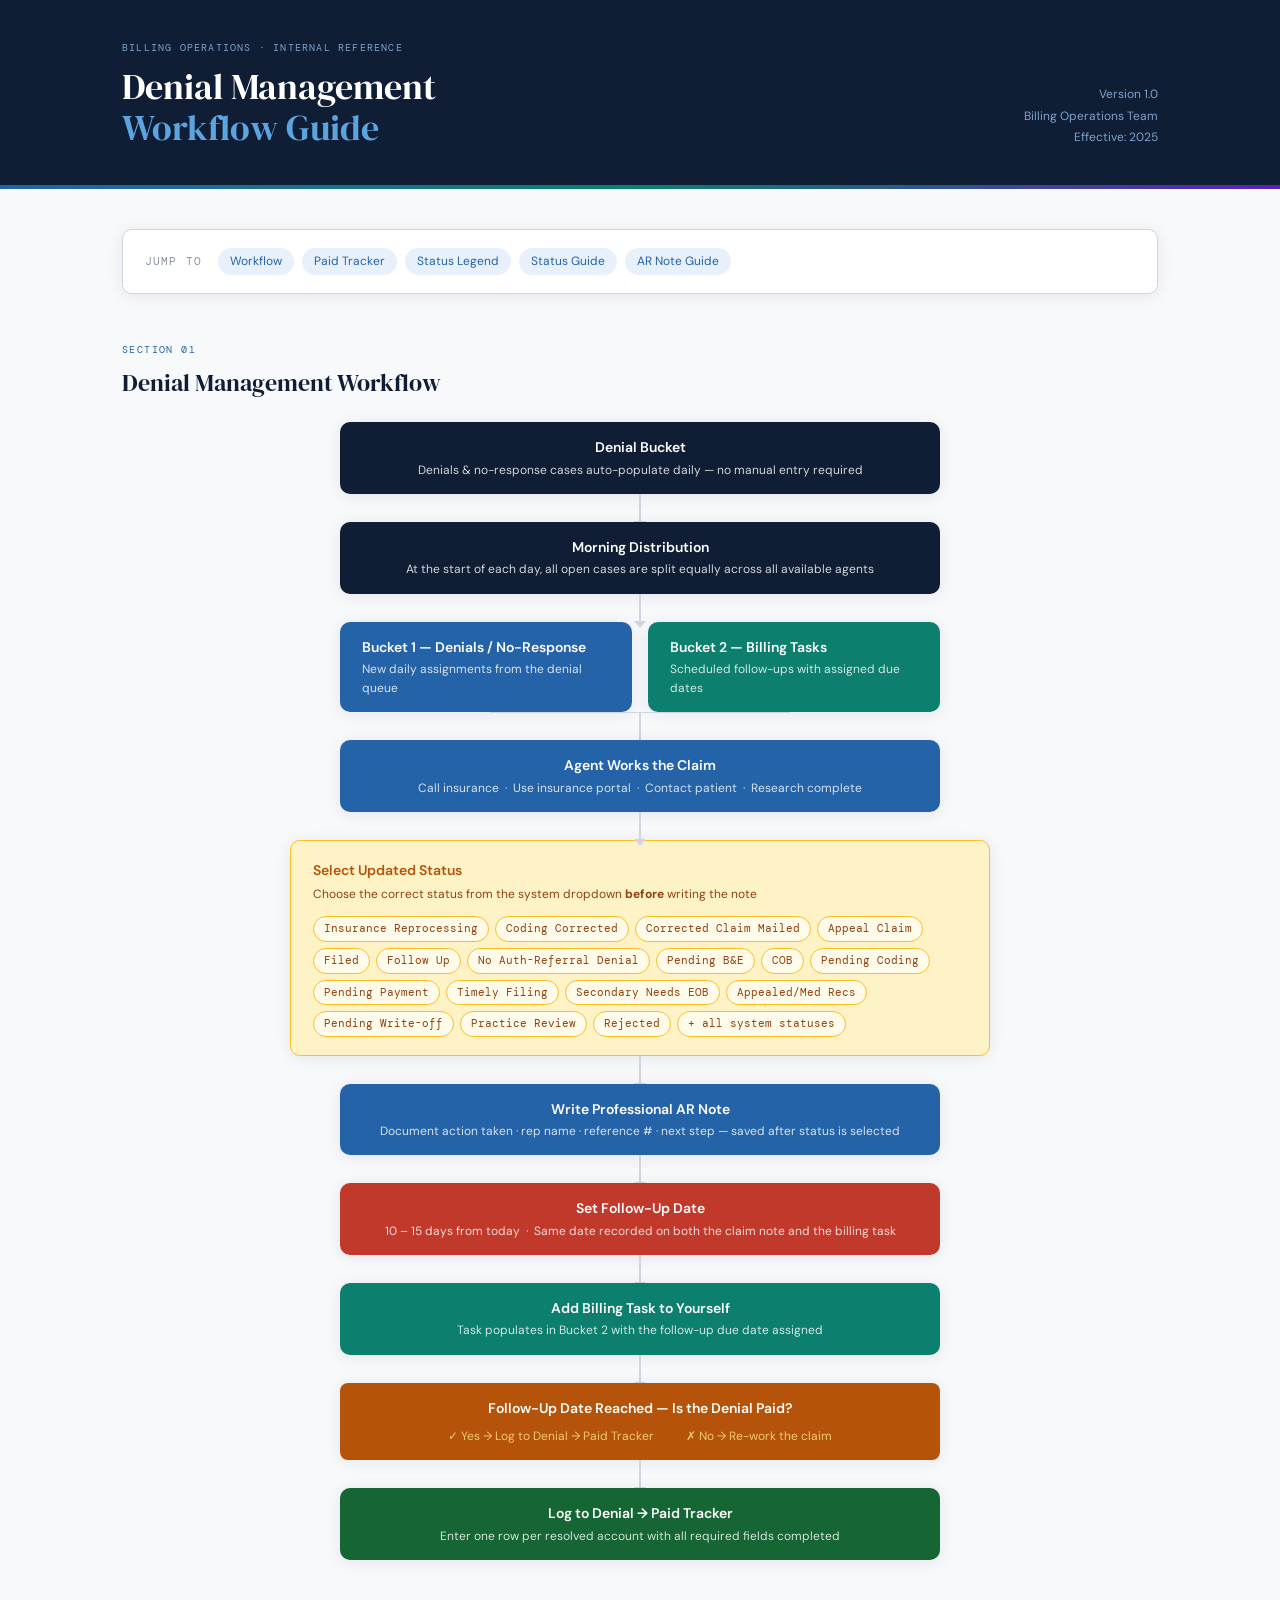
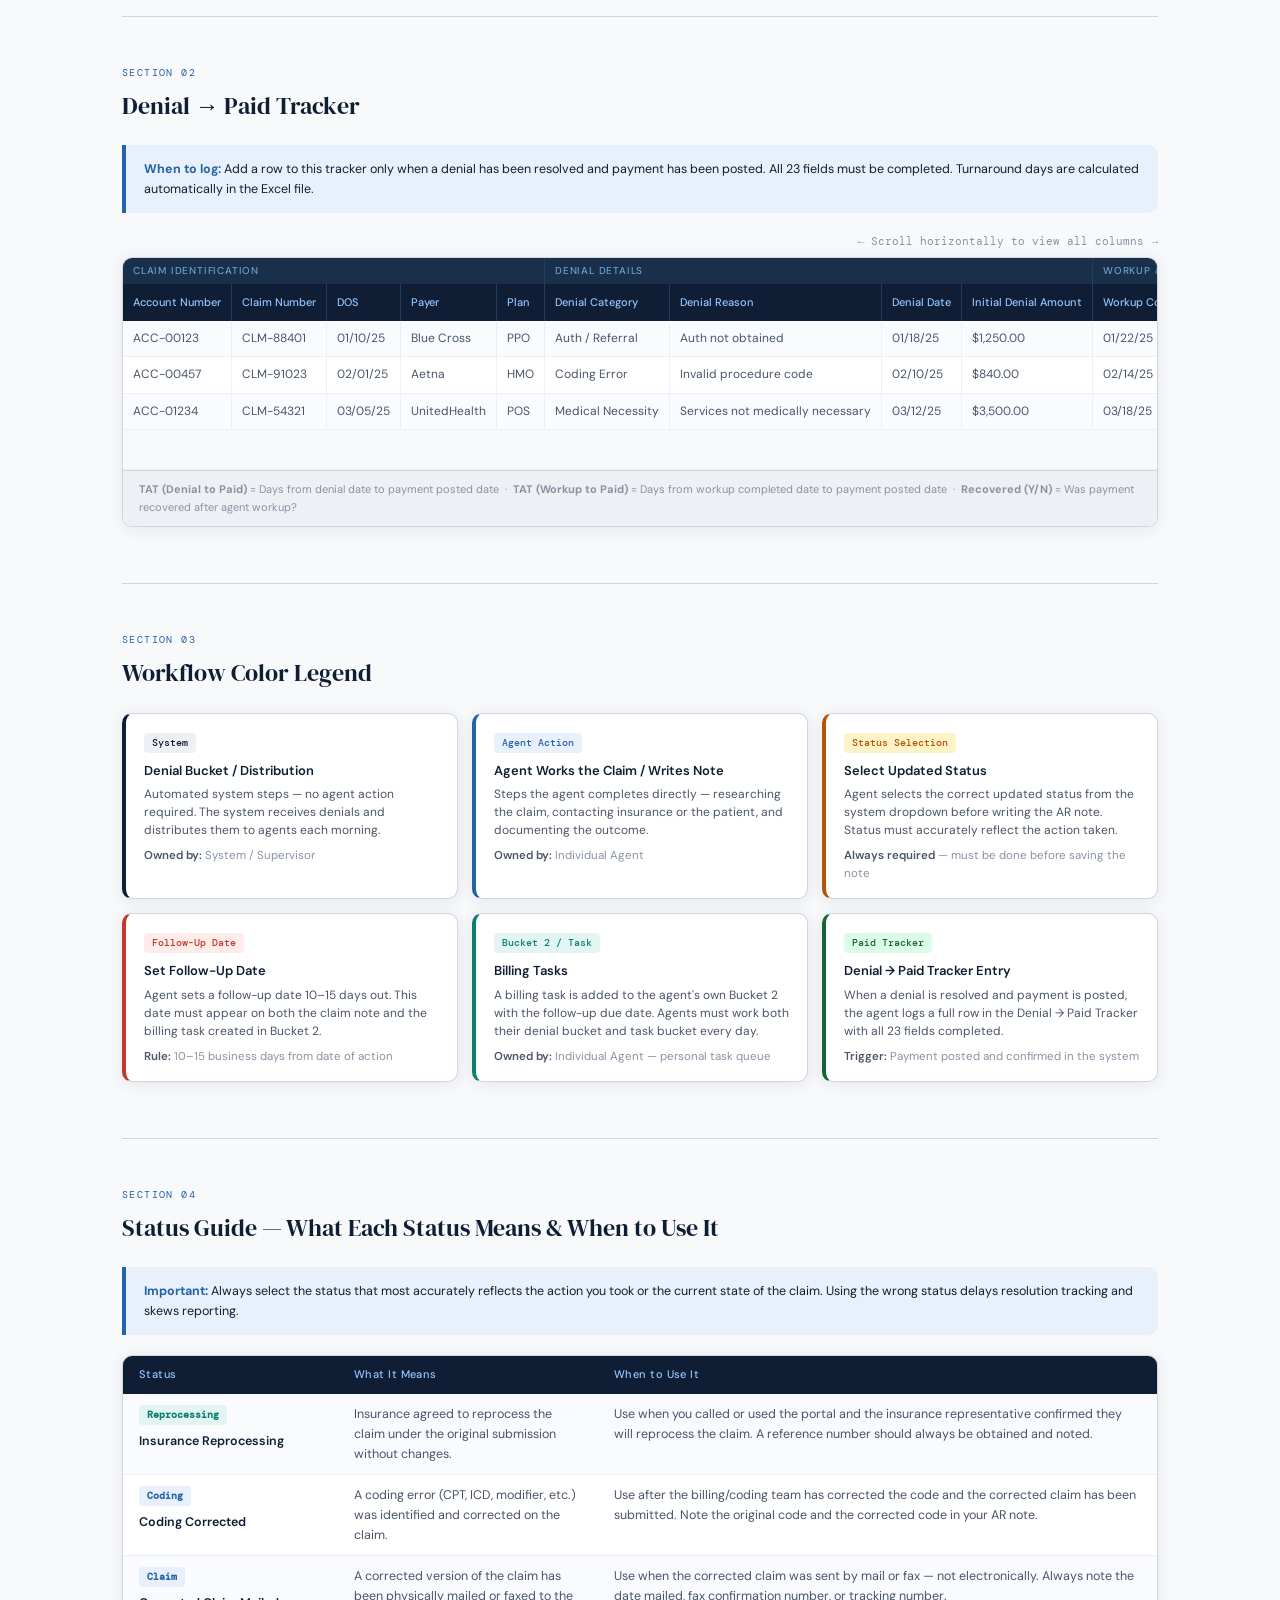
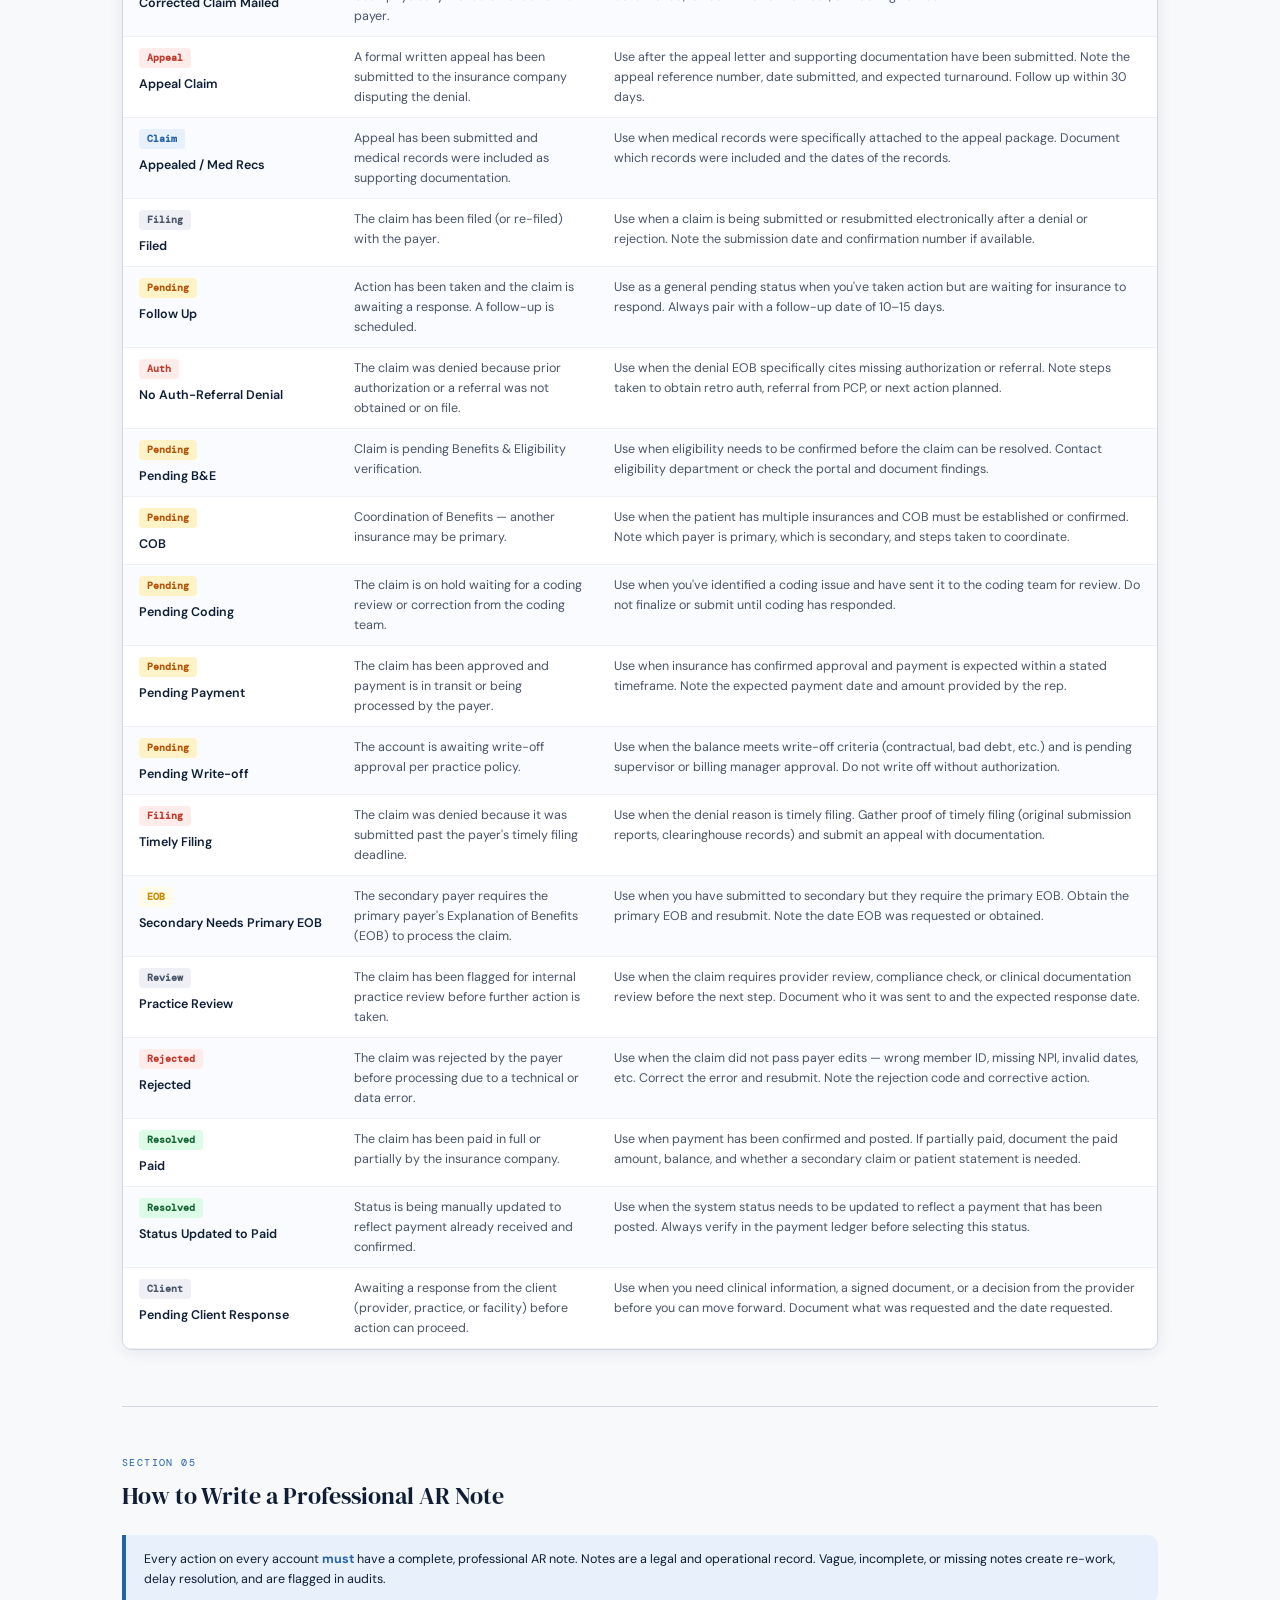
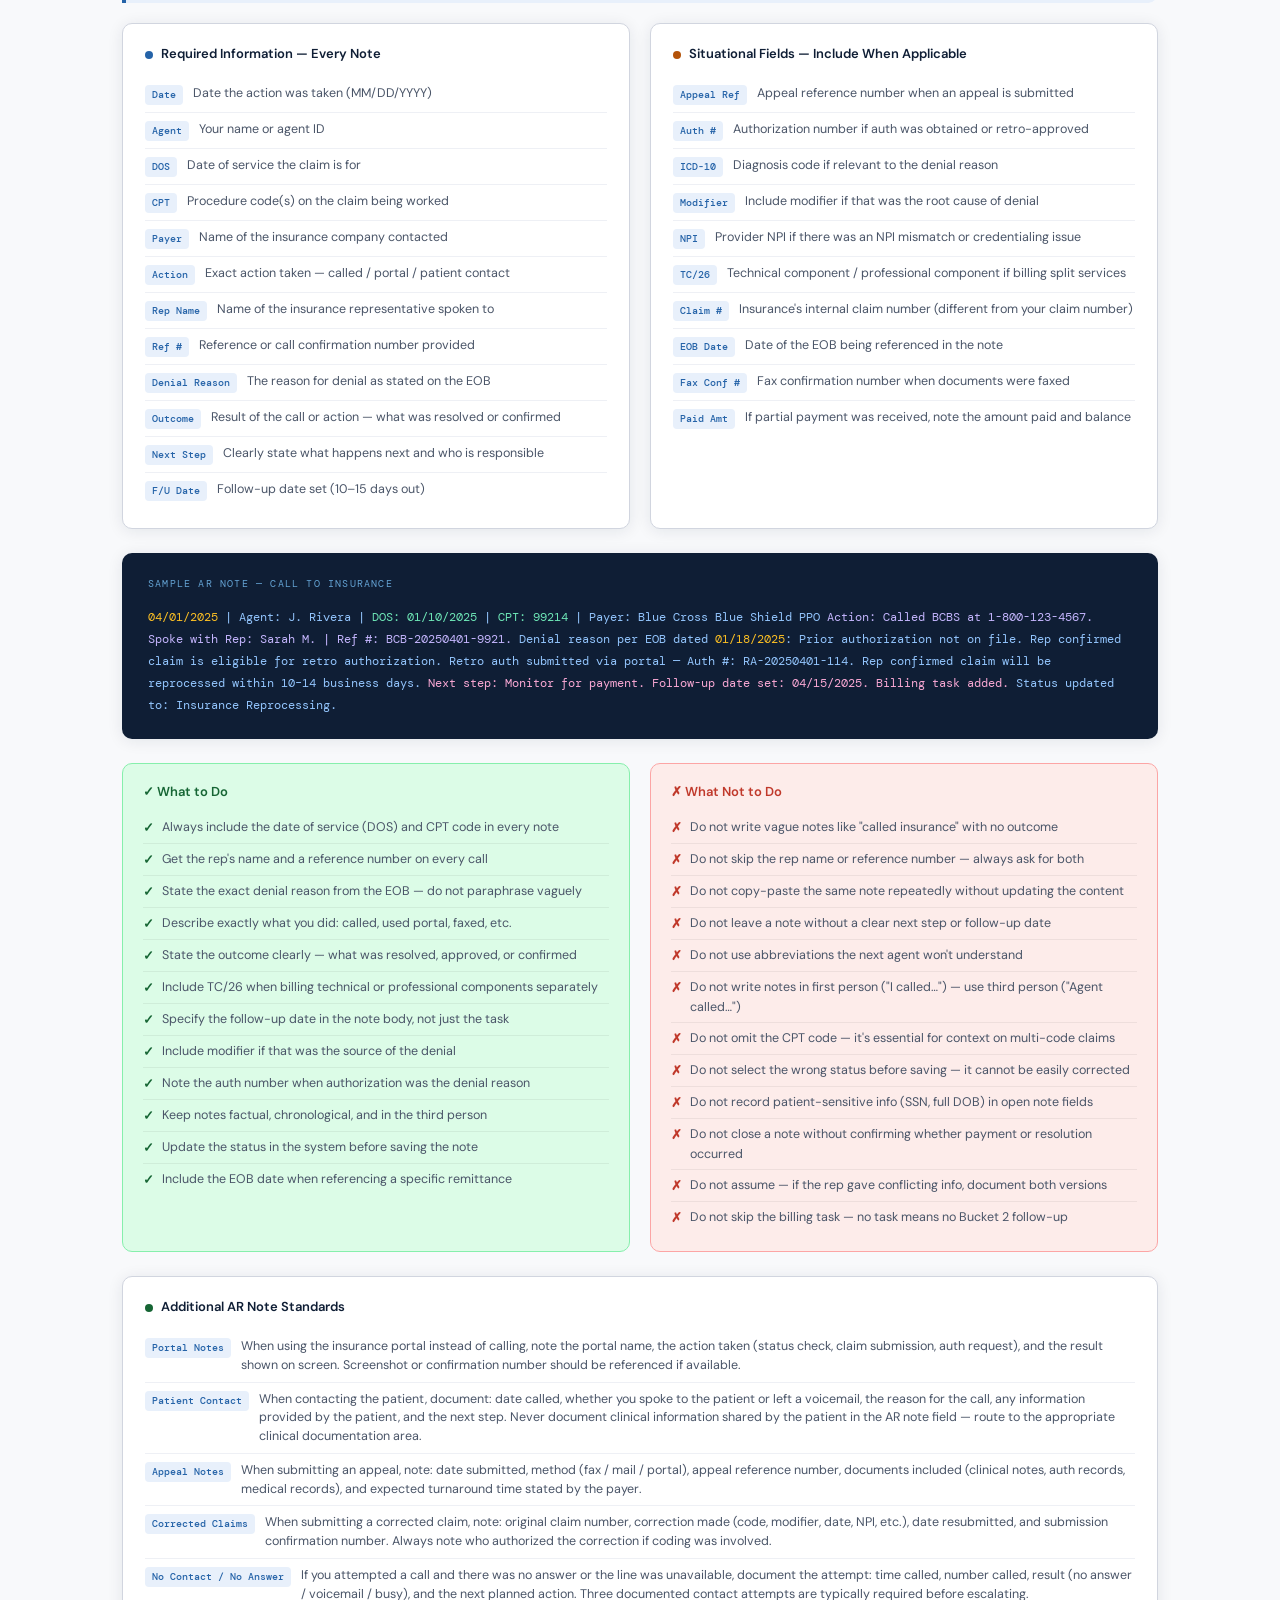
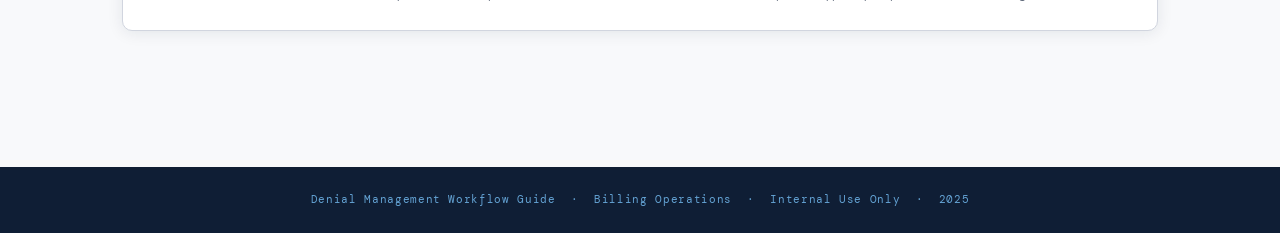
<file: denial_workflow_guide.html>
<!DOCTYPE html>
<html lang="en">
<head>
<meta charset="UTF-8"/>
<meta name="viewport" content="width=device-width, initial-scale=1.0"/>
<title>Denial Management Workflow — Billing Operations</title>
<link href="https://fonts.googleapis.com/css2?family=DM+Sans:wght@300;400;500;600&family=DM+Serif+Display&family=DM+Mono:wght@400;500&display=swap" rel="stylesheet"/>
<style>
:root {
  --navy:    #0f1e35;
  --navy2:   #1a2f4a;
  --navy3:   #243d5e;
  --blue:    #2563a8;
  --blue-lt: #e8f0fb;
  --teal:    #0d7f6e;
  --teal-lt: #e3f5f2;
  --amber:   #b45309;
  --amber-lt:#fef3c7;
  --coral:   #c0392b;
  --coral-lt:#fdecea;
  --green:   #166534;
  --green-lt:#dcfce7;
  --purple:  #5b21b6;
  --purple-lt:#ede9fe;
  --gold:    #ca8a04;
  --gold-lt: #fefce8;
  --gray1:   #f8f9fb;
  --gray2:   #eef0f5;
  --gray3:   #d1d5df;
  --gray4:   #8892a4;
  --gray5:   #4a5568;
  --text:    #1a202c;
  --white:   #ffffff;
  --radius:  10px;
  --shadow:  0 2px 16px rgba(15,30,53,0.09);
}
*, *::before, *::after { box-sizing: border-box; margin: 0; padding: 0; }

body {
  font-family: 'DM Sans', sans-serif;
  background: var(--gray1);
  color: var(--text);
  font-size: 14px;
  line-height: 1.6;
}

/* ── HEADER ── */
.site-header {
  background: var(--navy);
  color: var(--white);
  padding: 0;
}
.header-inner {
  max-width: 1100px;
  margin: 0 auto;
  padding: 40px 32px 36px;
  display: flex;
  align-items: flex-end;
  justify-content: space-between;
  gap: 24px;
}
.header-badge {
  font-family: 'DM Mono', monospace;
  font-size: 10px;
  letter-spacing: .12em;
  text-transform: uppercase;
  color: #7ca3cc;
  margin-bottom: 10px;
}
.header-title {
  font-family: 'DM Serif Display', serif;
  font-size: 36px;
  font-weight: 400;
  line-height: 1.15;
  color: var(--white);
}
.header-title span { color: #5da3e0; }
.header-meta {
  text-align: right;
  font-size: 12px;
  color: #7ca3cc;
  line-height: 1.8;
  flex-shrink: 0;
}
.header-divider {
  height: 4px;
  background: linear-gradient(90deg, #2563a8 0%, #0d7f6e 50%, #5b21b6 100%);
}

/* ── LAYOUT ── */
.page { max-width: 1100px; margin: 0 auto; padding: 40px 32px 80px; }

/* ── SECTION TITLES ── */
.section-label {
  font-family: 'DM Mono', monospace;
  font-size: 10px;
  letter-spacing: .14em;
  text-transform: uppercase;
  color: var(--blue);
  margin-bottom: 6px;
}
.section-title {
  font-family: 'DM Serif Display', serif;
  font-size: 24px;
  font-weight: 400;
  color: var(--navy);
  margin-bottom: 20px;
}
.section-block { margin-bottom: 56px; }

/* ── FLOW CHART ── */
.flow {
  display: flex;
  flex-direction: column;
  align-items: center;
  gap: 0;
}
.flow-node {
  width: 100%;
  max-width: 600px;
  border-radius: var(--radius);
  padding: 14px 22px;
  position: relative;
  box-shadow: var(--shadow);
}
.flow-node .node-title {
  font-weight: 600;
  font-size: 14px;
  margin-bottom: 2px;
}
.flow-node .node-sub {
  font-size: 12px;
  opacity: .82;
}
.flow-node.purple  { background: var(--navy);  color: var(--white); }
.flow-node.blue    { background: var(--blue);  color: var(--white); }
.flow-node.teal    { background: var(--teal);  color: var(--white); }
.flow-node.coral   { background: #c0392b;      color: var(--white); }
.flow-node.green   { background: var(--green); color: var(--white); }
.flow-node.amber   { background: var(--amber); color: var(--white); border-radius: 8px; }
.flow-arrow {
  width: 2px;
  height: 28px;
  background: var(--gray3);
  position: relative;
  margin: 0 auto;
}
.flow-arrow::after {
  content: '';
  position: absolute;
  bottom: -6px;
  left: 50%;
  transform: translateX(-50%);
  border-left: 6px solid transparent;
  border-right: 6px solid transparent;
  border-top: 7px solid var(--gray3);
}
.flow-split {
  display: grid;
  grid-template-columns: 1fr 1fr;
  gap: 16px;
  width: 100%;
  max-width: 700px;
}
.flow-split .flow-node { max-width: 100%; }
.flow-split-arrow {
  display: flex;
  align-items: flex-start;
  justify-content: center;
  gap: 0;
  width: 100%;
  max-width: 700px;
  height: 28px;
  position: relative;
  margin: 0 auto;
}
.flow-split-arrow::before {
  content: '';
  position: absolute;
  top: 0;
  left: 25%;
  width: 50%;
  height: 1px;
  background: var(--gray3);
}
.flow-split-arrow::after {
  content: '';
  position: absolute;
  top: 0;
  left: 50%;
  transform: translateX(-50%);
  width: 2px;
  height: 28px;
  background: var(--gray3);
}

/* status alert box */
.status-alert {
  width: 100%;
  max-width: 700px;
  background: var(--amber-lt);
  border: 1.5px solid #fbbf24;
  border-radius: var(--radius);
  padding: 18px 22px;
  box-shadow: var(--shadow);
}
.status-alert .node-title { font-weight: 600; font-size: 14px; color: var(--amber); margin-bottom: 4px; }
.status-alert .node-sub   { font-size: 12px; color: #92400e; margin-bottom: 12px; }
.status-pills { display: flex; flex-wrap: wrap; gap: 6px; }
.pill {
  font-size: 11px;
  font-family: 'DM Mono', monospace;
  padding: 3px 10px;
  border-radius: 20px;
  background: #fffbeb;
  border: 1px solid #fbbf24;
  color: #92400e;
  white-space: nowrap;
}

/* paid outcome side -->  */
.flow-paid-row {
  display: flex;
  align-items: center;
  justify-content: center;
  gap: 0;
  width: 100%;
  max-width: 600px;
  margin: 0 auto;
}
.flow-paid-row .flow-arrow-h {
  height: 2px;
  flex: 1;
  background: var(--gray3);
  position: relative;
}
.flow-paid-row .flow-arrow-h::after {
  content: '';
  position: absolute;
  right: -6px;
  top: 50%;
  transform: translateY(-50%);
  border-top: 6px solid transparent;
  border-bottom: 6px solid transparent;
  border-left: 7px solid var(--gray3);
}

/* ── TRACKER TABLE ── */
.tracker-outer {
  background: var(--white);
  border-radius: var(--radius);
  box-shadow: var(--shadow);
  overflow: hidden;
  border: 1px solid var(--gray3);
}
.tracker-scroll { overflow-x: auto; }
.tracker-table {
  border-collapse: collapse;
  width: 100%;
  min-width: 1500px;
  font-size: 12px;
}
.tracker-table thead tr th {
  background: var(--navy);
  color: #93c5fd;
  font-weight: 500;
  font-family: 'DM Sans', sans-serif;
  font-size: 11px;
  padding: 10px 10px;
  text-align: left;
  white-space: nowrap;
  border-right: 1px solid var(--navy3);
  position: sticky;
  top: 0;
}
.tracker-table thead tr.group-row th {
  background: var(--navy2);
  color: #64a3d4;
  font-size: 10px;
  letter-spacing: .08em;
  text-transform: uppercase;
  padding: 5px 10px;
  border-right: 1px solid var(--navy3);
}
.tracker-table tbody tr:nth-child(odd)  td { background: #f9fbff; }
.tracker-table tbody tr:nth-child(even) td { background: var(--white); }
.tracker-table tbody tr:hover td { background: #eef4ff; }
.tracker-table td {
  padding: 8px 10px;
  border-right: 1px solid var(--gray2);
  border-bottom: 1px solid var(--gray2);
  white-space: nowrap;
  color: var(--gray5);
  font-size: 12px;
}
.tracker-table td.paid-cell   { color: var(--green); font-weight: 600; }
.tracker-table td.pending-cell { color: var(--amber); font-weight: 600; }
.tracker-table td.appeal-cell  { color: var(--coral); font-weight: 600; }
.tracker-table td.y-cell       { color: var(--green); font-weight: 600; }
.tracker-table td.n-cell       { color: var(--coral); font-weight: 600; }
.tracker-table tbody tr.add-row td {
  color: var(--gray4);
  font-style: italic;
  text-align: center;
  padding: 10px;
  background: var(--gray1);
}
.tracker-key {
  padding: 10px 16px;
  background: var(--gray2);
  font-size: 11px;
  color: var(--gray4);
  border-top: 1px solid var(--gray3);
}

/* ── LEGEND GRID ── */
.legend-grid {
  display: grid;
  grid-template-columns: repeat(auto-fill, minmax(300px, 1fr));
  gap: 14px;
}
.legend-card {
  background: var(--white);
  border: 1px solid var(--gray3);
  border-radius: var(--radius);
  padding: 16px 18px;
  box-shadow: var(--shadow);
  border-left: 4px solid var(--blue);
  transition: transform .15s, box-shadow .15s;
}
.legend-card:hover { transform: translateY(-2px); box-shadow: 0 6px 24px rgba(15,30,53,.12); }
.legend-card.lc-blue   { border-left-color: var(--blue);   }
.legend-card.lc-teal   { border-left-color: var(--teal);   }
.legend-card.lc-amber  { border-left-color: var(--amber);  }
.legend-card.lc-coral  { border-left-color: var(--coral);  }
.legend-card.lc-green  { border-left-color: var(--green);  }
.legend-card.lc-purple { border-left-color: var(--purple); }
.legend-card.lc-gold   { border-left-color: var(--gold);   }
.legend-card.lc-navy   { border-left-color: var(--navy);   }
.legend-card .lc-badge {
  display: inline-block;
  font-size: 10px;
  font-family: 'DM Mono', monospace;
  padding: 2px 8px;
  border-radius: 4px;
  margin-bottom: 8px;
  font-weight: 500;
}
.lc-blue   .lc-badge { background: var(--blue-lt);   color: var(--blue);   }
.lc-teal   .lc-badge { background: var(--teal-lt);   color: var(--teal);   }
.lc-amber  .lc-badge { background: var(--amber-lt);  color: var(--amber);  }
.lc-coral  .lc-badge { background: var(--coral-lt);  color: var(--coral);  }
.lc-green  .lc-badge { background: var(--green-lt);  color: var(--green);  }
.lc-purple .lc-badge { background: var(--purple-lt); color: var(--purple); }
.lc-gold   .lc-badge { background: var(--gold-lt);   color: var(--gold);   }
.lc-navy   .lc-badge { background: var(--gray2);     color: var(--navy);   }
.legend-card .lc-name  { font-weight: 600; font-size: 13px; color: var(--navy); margin-bottom: 4px; }
.legend-card .lc-def   { font-size: 12px; color: var(--gray5); margin-bottom: 8px; line-height: 1.5; }
.legend-card .lc-when  { font-size: 11.5px; color: var(--gray4); line-height: 1.5; }
.legend-card .lc-when strong { color: var(--gray5); font-weight: 600; }

/* ── STATUS TABLE ── */
.status-table-wrap {
  background: var(--white);
  border-radius: var(--radius);
  box-shadow: var(--shadow);
  overflow: hidden;
  border: 1px solid var(--gray3);
}
.status-table {
  width: 100%;
  border-collapse: collapse;
  font-size: 13px;
}
.status-table thead th {
  background: var(--navy);
  color: #93c5fd;
  font-size: 11px;
  font-weight: 500;
  text-align: left;
  padding: 10px 16px;
  letter-spacing: .04em;
}
.status-table tbody tr:nth-child(odd)  td { background: #f9fbff; }
.status-table tbody tr:nth-child(even) td { background: var(--white); }
.status-table tbody tr:hover td { background: #eef4ff; }
.status-table td { padding: 10px 16px; border-bottom: 1px solid var(--gray2); vertical-align: top; color: var(--gray5); font-size: 12.5px; }
.status-table td:first-child { font-weight: 600; color: var(--navy); white-space: nowrap; width: 200px; }
.status-badge {
  display: inline-block;
  font-size: 10px;
  font-family: 'DM Mono', monospace;
  padding: 2px 8px;
  border-radius: 4px;
  margin-bottom: 6px;
}
.sb-blue   { background: var(--blue-lt);   color: var(--blue);   }
.sb-teal   { background: var(--teal-lt);   color: var(--teal);   }
.sb-amber  { background: var(--amber-lt);  color: var(--amber);  }
.sb-coral  { background: var(--coral-lt);  color: var(--coral);  }
.sb-green  { background: var(--green-lt);  color: var(--green);  }
.sb-purple { background: var(--purple-lt); color: var(--purple); }
.sb-gold   { background: var(--gold-lt);   color: var(--gold);   }
.sb-gray   { background: var(--gray2);     color: var(--gray5);  }

/* ── AR NOTE SECTION ── */
.note-grid {
  display: grid;
  grid-template-columns: 1fr 1fr;
  gap: 20px;
  margin-bottom: 24px;
}
@media (max-width: 700px) { .note-grid { grid-template-columns: 1fr; } }

.note-card {
  background: var(--white);
  border-radius: var(--radius);
  box-shadow: var(--shadow);
  padding: 20px 22px;
  border: 1px solid var(--gray3);
}
.note-card h4 {
  font-size: 13px;
  font-weight: 600;
  color: var(--navy);
  margin-bottom: 12px;
  display: flex;
  align-items: center;
  gap: 8px;
}
.note-card h4 .dot {
  width: 8px; height: 8px;
  border-radius: 50%;
  flex-shrink: 0;
}
.dot-blue   { background: var(--blue); }
.dot-green  { background: var(--green); }
.dot-coral  { background: var(--coral); }
.dot-amber  { background: var(--amber); }

.field-list { list-style: none; }
.field-list li {
  display: flex;
  gap: 10px;
  align-items: flex-start;
  padding: 7px 0;
  border-bottom: 1px solid var(--gray2);
  font-size: 12.5px;
}
.field-list li:last-child { border-bottom: none; }
.field-tag {
  font-family: 'DM Mono', monospace;
  font-size: 10px;
  font-weight: 500;
  padding: 2px 7px;
  border-radius: 4px;
  background: var(--blue-lt);
  color: var(--blue);
  white-space: nowrap;
  flex-shrink: 0;
  margin-top: 1px;
}
.field-desc { color: var(--gray5); line-height: 1.5; }

.do-dont {
  display: grid;
  grid-template-columns: 1fr 1fr;
  gap: 20px;
  margin-bottom: 24px;
}
@media (max-width: 700px) { .do-dont { grid-template-columns: 1fr; } }

.do-card {
  background: var(--green-lt);
  border: 1px solid #86efac;
  border-radius: var(--radius);
  padding: 18px 20px;
}
.dont-card {
  background: var(--coral-lt);
  border: 1px solid #fca5a5;
  border-radius: var(--radius);
  padding: 18px 20px;
}
.do-card h4   { color: var(--green); font-size: 13px; font-weight: 600; margin-bottom: 10px; }
.dont-card h4 { color: var(--coral); font-size: 13px; font-weight: 600; margin-bottom: 10px; }
.check-list { list-style: none; }
.check-list li {
  font-size: 12.5px;
  color: var(--gray5);
  padding: 5px 0;
  display: flex;
  gap: 8px;
  align-items: flex-start;
  border-bottom: 1px solid rgba(0,0,0,.06);
}
.check-list li:last-child { border-bottom: none; }
.check-list li::before { flex-shrink: 0; margin-top: 1px; }
.do-card   .check-list li::before { content: '✓'; color: var(--green); font-weight: 700; }
.dont-card .check-list li::before { content: '✗'; color: var(--coral); font-weight: 700; }

.sample-note {
  background: var(--navy);
  color: #93c5fd;
  border-radius: var(--radius);
  padding: 22px 26px;
  font-family: 'DM Mono', monospace;
  font-size: 12px;
  line-height: 1.85;
  margin-bottom: 24px;
  box-shadow: var(--shadow);
}
.sample-note .sn-label {
  font-size: 10px;
  letter-spacing: .12em;
  text-transform: uppercase;
  color: #64a3d4;
  margin-bottom: 12px;
}
.sample-note .hl-date   { color: #fbbf24; }
.sample-note .hl-field  { color: #6ee7b7; }
.sample-note .hl-action { color: #c4b5fd; }
.sample-note .hl-next   { color: #f9a8d4; }

/* ── FOOTER ── */
.site-footer {
  background: var(--navy);
  color: #64a3d4;
  padding: 24px 32px;
  text-align: center;
  font-size: 11px;
  font-family: 'DM Mono', monospace;
  letter-spacing: .06em;
}

/* ── DIVIDER ── */
.divider {
  height: 1px;
  background: var(--gray3);
  margin: 0 0 48px;
}

/* ── TOC NAV ── */
.toc {
  background: var(--white);
  border: 1px solid var(--gray3);
  border-radius: var(--radius);
  padding: 18px 22px;
  box-shadow: var(--shadow);
  margin-bottom: 48px;
  display: flex;
  flex-wrap: wrap;
  gap: 8px;
  align-items: center;
}
.toc-label { font-size: 11px; font-family: 'DM Mono', monospace; color: var(--gray4); letter-spacing: .1em; text-transform: uppercase; margin-right: 8px; }
.toc a {
  font-size: 12px;
  color: var(--blue);
  text-decoration: none;
  padding: 4px 12px;
  border-radius: 20px;
  background: var(--blue-lt);
  transition: background .15s, color .15s;
}
.toc a:hover { background: var(--blue); color: var(--white); }

/* ── INFO BOX ── */
.info-box {
  background: var(--blue-lt);
  border-left: 4px solid var(--blue);
  border-radius: 0 var(--radius) var(--radius) 0;
  padding: 14px 18px;
  font-size: 12.5px;
  color: var(--navy);
  margin-bottom: 20px;
}
.info-box strong { color: var(--blue); }

/* scroll indicator */
.scroll-hint {
  font-size: 11px;
  color: var(--gray4);
  font-family: 'DM Mono', monospace;
  text-align: right;
  margin-bottom: 6px;
}
</style>
</head>
<body>

<!-- HEADER -->
<header class="site-header">
  <div class="header-inner">
    <div>
      <div class="header-badge">Billing Operations · Internal Reference</div>
      <h1 class="header-title">Denial Management<br><span>Workflow Guide</span></h1>
    </div>
    <div class="header-meta">
      Version 1.0<br>
      Billing Operations Team<br>
      Effective: 2025
    </div>
  </div>
  <div class="header-divider"></div>
</header>

<main class="page">

  <!-- TABLE OF CONTENTS -->
  <nav class="toc">
    <span class="toc-label">Jump to</span>
    <a href="#workflow">Workflow</a>
    <a href="#tracker">Paid Tracker</a>
    <a href="#status-legend">Status Legend</a>
    <a href="#status-guide">Status Guide</a>
    <a href="#ar-note">AR Note Guide</a>
  </nav>

  <!-- ══════════════════════════════════════════════
       SECTION 1 — WORKFLOW
  ══════════════════════════════════════════════ -->
  <section class="section-block" id="workflow">
    <div class="section-label">Section 01</div>
    <h2 class="section-title">Denial Management Workflow</h2>

    <div class="flow">

      <!-- S1: Denial bucket -->
      <div class="flow-node purple" style="text-align:center;">
        <div class="node-title">Denial Bucket</div>
        <div class="node-sub">Denials &amp; no-response cases auto-populate daily — no manual entry required</div>
      </div>
      <div class="flow-arrow"></div>

      <!-- S2: Morning distribution -->
      <div class="flow-node purple" style="text-align:center;">
        <div class="node-title">Morning Distribution</div>
        <div class="node-sub">At the start of each day, all open cases are split equally across all available agents</div>
      </div>
      <div class="flow-arrow"></div>

      <!-- S3: Two buckets -->
      <div class="flow-split" style="max-width:600px; margin:0 auto;">
        <div class="flow-node blue">
          <div class="node-title">Bucket 1 — Denials / No-Response</div>
          <div class="node-sub">New daily assignments from the denial queue</div>
        </div>
        <div class="flow-node teal">
          <div class="node-title">Bucket 2 — Billing Tasks</div>
          <div class="node-sub">Scheduled follow-ups with assigned due dates</div>
        </div>
      </div>
      <div class="flow-split-arrow" style="max-width:600px; margin:0 auto;"></div>

      <!-- S4: Agent works -->
      <div class="flow-node blue" style="text-align:center;">
        <div class="node-title">Agent Works the Claim</div>
        <div class="node-sub">Call insurance &nbsp;·&nbsp; Use insurance portal &nbsp;·&nbsp; Contact patient &nbsp;·&nbsp; Research complete</div>
      </div>
      <div class="flow-arrow"></div>

      <!-- S5: Select status -->
      <div class="status-alert">
        <div class="node-title">Select Updated Status</div>
        <div class="node-sub">Choose the correct status from the system dropdown <strong>before</strong> writing the note</div>
        <div class="status-pills">
          <span class="pill">Insurance Reprocessing</span>
          <span class="pill">Coding Corrected</span>
          <span class="pill">Corrected Claim Mailed</span>
          <span class="pill">Appeal Claim</span>
          <span class="pill">Filed</span>
          <span class="pill">Follow Up</span>
          <span class="pill">No Auth-Referral Denial</span>
          <span class="pill">Pending B&amp;E</span>
          <span class="pill">COB</span>
          <span class="pill">Pending Coding</span>
          <span class="pill">Pending Payment</span>
          <span class="pill">Timely Filing</span>
          <span class="pill">Secondary Needs EOB</span>
          <span class="pill">Appealed/Med Recs</span>
          <span class="pill">Pending Write-off</span>
          <span class="pill">Practice Review</span>
          <span class="pill">Rejected</span>
          <span class="pill">+ all system statuses</span>
        </div>
      </div>
      <div class="flow-arrow"></div>

      <!-- S6: Write note -->
      <div class="flow-node blue" style="text-align:center;">
        <div class="node-title">Write Professional AR Note</div>
        <div class="node-sub">Document action taken · rep name · reference # · next step — saved after status is selected</div>
      </div>
      <div class="flow-arrow"></div>

      <!-- S7: Set follow-up date -->
      <div class="flow-node coral" style="text-align:center;">
        <div class="node-title">Set Follow-Up Date</div>
        <div class="node-sub">10 – 15 days from today &nbsp;·&nbsp; Same date recorded on both the claim note and the billing task</div>
      </div>
      <div class="flow-arrow"></div>

      <!-- S8: Add billing task -->
      <div class="flow-node teal" style="text-align:center;">
        <div class="node-title">Add Billing Task to Yourself</div>
        <div class="node-sub">Task populates in Bucket 2 with the follow-up due date assigned</div>
      </div>
      <div class="flow-arrow"></div>

      <!-- S9: Paid? -->
      <div class="flow-node amber" style="text-align:center;">
        <div class="node-title">Follow-Up Date Reached — Is the Denial Paid?</div>
        <div class="node-sub" style="display:flex; justify-content:center; gap:32px; margin-top:8px;">
          <span style="color:#fde68a;">✓ Yes → Log to Denial → Paid Tracker</span>
          <span style="color:#fde68a;">✗ No → Re-work the claim</span>
        </div>
      </div>
      <div class="flow-arrow"></div>

      <!-- S10: Paid tracker -->
      <div class="flow-node green" style="text-align:center;">
        <div class="node-title">Log to Denial → Paid Tracker</div>
        <div class="node-sub">Enter one row per resolved account with all required fields completed</div>
      </div>

    </div>
  </section>

  <div class="divider"></div>

  <!-- ══════════════════════════════════════════════
       SECTION 2 — TRACKER
  ══════════════════════════════════════════════ -->
  <section class="section-block" id="tracker">
    <div class="section-label">Section 02</div>
    <h2 class="section-title">Denial → Paid Tracker</h2>
    <div class="info-box">
      <strong>When to log:</strong> Add a row to this tracker only when a denial has been resolved and payment has been posted. All 23 fields must be completed. Turnaround days are calculated automatically in the Excel file.
    </div>
    <p class="scroll-hint">← Scroll horizontally to view all columns →</p>
    <div class="tracker-outer">
      <div class="tracker-scroll">
        <table class="tracker-table">
          <thead>
            <tr class="group-row">
              <th colspan="5">Claim Identification</th>
              <th colspan="4">Denial Details</th>
              <th colspan="4">Workup &amp; Action</th>
              <th colspan="4">Payment</th>
              <th colspan="2">Turnaround</th>
              <th colspan="3">Analysis</th>
              <th colspan="1">Notes</th>
            </tr>
            <tr>
              <th>Account Number</th>
              <th>Claim Number</th>
              <th>DOS</th>
              <th>Payer</th>
              <th>Plan</th>
              <th>Denial Category</th>
              <th>Denial Reason</th>
              <th>Denial Date</th>
              <th>Initial Denial Amount</th>
              <th>Workup Completed Date</th>
              <th>Action Taken</th>
              <th>Appeal Submitted Date</th>
              <th>Corrected Claim Date</th>
              <th>Follow-Up Status</th>
              <th>Payment Posted Date</th>
              <th>Paid Amount</th>
              <th>Balance Remaining</th>
              <th>TAT — Denial to Paid</th>
              <th>TAT — Workup to Paid</th>
              <th>Root Cause</th>
              <th>Resolution Type</th>
              <th>Recovered (Y/N)</th>
              <th>Comments</th>
            </tr>
          </thead>
          <tbody>
            <tr>
              <td>ACC-00123</td><td>CLM-88401</td><td>01/10/25</td><td>Blue Cross</td><td>PPO</td>
              <td>Auth / Referral</td><td>Auth not obtained</td><td>01/18/25</td><td>$1,250.00</td>
              <td>01/22/25</td><td>Called ins. — auth retro approved via portal</td><td>—</td><td>—</td>
              <td class="paid-cell">Paid</td><td>02/05/25</td><td>$1,250.00</td><td>$0.00</td>
              <td>18 days</td><td>14 days</td><td>Missing authorization</td><td>Insurance reprocessing</td>
              <td class="y-cell">Y</td><td>Auth obtained retro. Full payment received.</td>
            </tr>
            <tr>
              <td>ACC-00457</td><td>CLM-91023</td><td>02/01/25</td><td>Aetna</td><td>HMO</td>
              <td>Coding Error</td><td>Invalid procedure code</td><td>02/10/25</td><td>$840.00</td>
              <td>02/14/25</td><td>Corrected claim submitted — CPT 99214</td><td>—</td><td>02/15/25</td>
              <td class="paid-cell">Paid</td><td>03/01/25</td><td>$840.00</td><td>$0.00</td>
              <td>19 days</td><td>15 days</td><td>Coding error</td><td>Coding corrected</td>
              <td class="y-cell">Y</td><td>CPT corrected 99213→99214. Paid in full.</td>
            </tr>
            <tr>
              <td>ACC-01234</td><td>CLM-54321</td><td>03/05/25</td><td>UnitedHealth</td><td>POS</td>
              <td>Medical Necessity</td><td>Services not medically necessary</td><td>03/12/25</td><td>$3,500.00</td>
              <td>03/18/25</td><td>Appeal submitted with clinical notes</td><td>03/20/25</td><td>—</td>
              <td class="appeal-cell">Appeal Pending</td><td>—</td><td>—</td><td>$3,500.00</td>
              <td>—</td><td>—</td><td>Medical necessity</td><td>Appeal submitted</td>
              <td class="n-cell">N</td><td>Appeal in progress. Clinical docs sent 03/20.</td>
            </tr>
            <tr class="add-row">
              <td colspan="23">+ Add a new row when a denial resolves to paid</td>
            </tr>
          </tbody>
        </table>
      </div>
      <div class="tracker-key">
        <strong>TAT (Denial to Paid)</strong> = Days from denial date to payment posted date &nbsp;·&nbsp;
        <strong>TAT (Workup to Paid)</strong> = Days from workup completed date to payment posted date &nbsp;·&nbsp;
        <strong>Recovered (Y/N)</strong> = Was payment recovered after agent workup?
      </div>
    </div>
  </section>

  <div class="divider"></div>

  <!-- ══════════════════════════════════════════════
       SECTION 3 — FLOW LEGEND
  ══════════════════════════════════════════════ -->
  <section class="section-block" id="status-legend">
    <div class="section-label">Section 03</div>
    <h2 class="section-title">Workflow Color Legend</h2>
    <div class="legend-grid">
      <div class="legend-card lc-navy">
        <div class="lc-badge">System</div>
        <div class="lc-name">Denial Bucket / Distribution</div>
        <div class="lc-def">Automated system steps — no agent action required. The system receives denials and distributes them to agents each morning.</div>
        <div class="lc-when"><strong>Owned by:</strong> System / Supervisor</div>
      </div>
      <div class="legend-card lc-blue">
        <div class="lc-badge">Agent Action</div>
        <div class="lc-name">Agent Works the Claim / Writes Note</div>
        <div class="lc-def">Steps the agent completes directly — researching the claim, contacting insurance or the patient, and documenting the outcome.</div>
        <div class="lc-when"><strong>Owned by:</strong> Individual Agent</div>
      </div>
      <div class="legend-card lc-amber">
        <div class="lc-badge">Status Selection</div>
        <div class="lc-name">Select Updated Status</div>
        <div class="lc-def">Agent selects the correct updated status from the system dropdown before writing the AR note. Status must accurately reflect the action taken.</div>
        <div class="lc-when"><strong>Always required</strong> — must be done before saving the note</div>
      </div>
      <div class="legend-card lc-coral">
        <div class="lc-badge">Follow-Up Date</div>
        <div class="lc-name">Set Follow-Up Date</div>
        <div class="lc-def">Agent sets a follow-up date 10–15 days out. This date must appear on both the claim note and the billing task created in Bucket 2.</div>
        <div class="lc-when"><strong>Rule:</strong> 10–15 business days from date of action</div>
      </div>
      <div class="legend-card lc-teal">
        <div class="lc-badge">Bucket 2 / Task</div>
        <div class="lc-name">Billing Tasks</div>
        <div class="lc-def">A billing task is added to the agent's own Bucket 2 with the follow-up due date. Agents must work both their denial bucket and task bucket every day.</div>
        <div class="lc-when"><strong>Owned by:</strong> Individual Agent — personal task queue</div>
      </div>
      <div class="legend-card lc-green">
        <div class="lc-badge">Paid Tracker</div>
        <div class="lc-name">Denial → Paid Tracker Entry</div>
        <div class="lc-def">When a denial is resolved and payment is posted, the agent logs a full row in the Denial → Paid Tracker with all 23 fields completed.</div>
        <div class="lc-when"><strong>Trigger:</strong> Payment posted and confirmed in the system</div>
      </div>
    </div>
  </section>

  <div class="divider"></div>

  <!-- ══════════════════════════════════════════════
       SECTION 4 — STATUS GUIDE
  ══════════════════════════════════════════════ -->
  <section class="section-block" id="status-guide">
    <div class="section-label">Section 04</div>
    <h2 class="section-title">Status Guide — What Each Status Means &amp; When to Use It</h2>
    <div class="info-box">
      <strong>Important:</strong> Always select the status that most accurately reflects the action you took or the current state of the claim. Using the wrong status delays resolution tracking and skews reporting.
    </div>
    <div class="status-table-wrap">
      <table class="status-table">
        <thead>
          <tr>
            <th style="width:210px;">Status</th>
            <th style="width:260px;">What It Means</th>
            <th>When to Use It</th>
          </tr>
        </thead>
        <tbody>
          <tr>
            <td><span class="status-badge sb-teal">Reprocessing</span><br>Insurance Reprocessing</td>
            <td>Insurance agreed to reprocess the claim under the original submission without changes.</td>
            <td>Use when you called or used the portal and the insurance representative confirmed they will reprocess the claim. A reference number should always be obtained and noted.</td>
          </tr>
          <tr>
            <td><span class="status-badge sb-blue">Coding</span><br>Coding Corrected</td>
            <td>A coding error (CPT, ICD, modifier, etc.) was identified and corrected on the claim.</td>
            <td>Use after the billing/coding team has corrected the code and the corrected claim has been submitted. Note the original code and the corrected code in your AR note.</td>
          </tr>
          <tr>
            <td><span class="status-badge sb-blue">Claim</span><br>Corrected Claim Mailed</td>
            <td>A corrected version of the claim has been physically mailed or faxed to the payer.</td>
            <td>Use when the corrected claim was sent by mail or fax — not electronically. Always note the date mailed, fax confirmation number, or tracking number.</td>
          </tr>
          <tr>
            <td><span class="status-badge sb-coral">Appeal</span><br>Appeal Claim</td>
            <td>A formal written appeal has been submitted to the insurance company disputing the denial.</td>
            <td>Use after the appeal letter and supporting documentation have been submitted. Note the appeal reference number, date submitted, and expected turnaround. Follow up within 30 days.</td>
          </tr>
          <tr>
            <td><span class="status-badge sb-blue">Claim</span><br>Appealed / Med Recs</td>
            <td>Appeal has been submitted and medical records were included as supporting documentation.</td>
            <td>Use when medical records were specifically attached to the appeal package. Document which records were included and the dates of the records.</td>
          </tr>
          <tr>
            <td><span class="status-badge sb-gray">Filing</span><br>Filed</td>
            <td>The claim has been filed (or re-filed) with the payer.</td>
            <td>Use when a claim is being submitted or resubmitted electronically after a denial or rejection. Note the submission date and confirmation number if available.</td>
          </tr>
          <tr>
            <td><span class="status-badge sb-amber">Pending</span><br>Follow Up</td>
            <td>Action has been taken and the claim is awaiting a response. A follow-up is scheduled.</td>
            <td>Use as a general pending status when you've taken action but are waiting for insurance to respond. Always pair with a follow-up date of 10–15 days.</td>
          </tr>
          <tr>
            <td><span class="status-badge sb-coral">Auth</span><br>No Auth-Referral Denial</td>
            <td>The claim was denied because prior authorization or a referral was not obtained or on file.</td>
            <td>Use when the denial EOB specifically cites missing authorization or referral. Note steps taken to obtain retro auth, referral from PCP, or next action planned.</td>
          </tr>
          <tr>
            <td><span class="status-badge sb-amber">Pending</span><br>Pending B&amp;E</td>
            <td>Claim is pending Benefits &amp; Eligibility verification.</td>
            <td>Use when eligibility needs to be confirmed before the claim can be resolved. Contact eligibility department or check the portal and document findings.</td>
          </tr>
          <tr>
            <td><span class="status-badge sb-amber">Pending</span><br>COB</td>
            <td>Coordination of Benefits — another insurance may be primary.</td>
            <td>Use when the patient has multiple insurances and COB must be established or confirmed. Note which payer is primary, which is secondary, and steps taken to coordinate.</td>
          </tr>
          <tr>
            <td><span class="status-badge sb-amber">Pending</span><br>Pending Coding</td>
            <td>The claim is on hold waiting for a coding review or correction from the coding team.</td>
            <td>Use when you've identified a coding issue and have sent it to the coding team for review. Do not finalize or submit until coding has responded.</td>
          </tr>
          <tr>
            <td><span class="status-badge sb-amber">Pending</span><br>Pending Payment</td>
            <td>The claim has been approved and payment is in transit or being processed by the payer.</td>
            <td>Use when insurance has confirmed approval and payment is expected within a stated timeframe. Note the expected payment date and amount provided by the rep.</td>
          </tr>
          <tr>
            <td><span class="status-badge sb-amber">Pending</span><br>Pending Write-off</td>
            <td>The account is awaiting write-off approval per practice policy.</td>
            <td>Use when the balance meets write-off criteria (contractual, bad debt, etc.) and is pending supervisor or billing manager approval. Do not write off without authorization.</td>
          </tr>
          <tr>
            <td><span class="status-badge sb-coral">Filing</span><br>Timely Filing</td>
            <td>The claim was denied because it was submitted past the payer's timely filing deadline.</td>
            <td>Use when the denial reason is timely filing. Gather proof of timely filing (original submission reports, clearinghouse records) and submit an appeal with documentation.</td>
          </tr>
          <tr>
            <td><span class="status-badge sb-gold">EOB</span><br>Secondary Needs Primary EOB</td>
            <td>The secondary payer requires the primary payer's Explanation of Benefits (EOB) to process the claim.</td>
            <td>Use when you have submitted to secondary but they require the primary EOB. Obtain the primary EOB and resubmit. Note the date EOB was requested or obtained.</td>
          </tr>
          <tr>
            <td><span class="status-badge sb-gray">Review</span><br>Practice Review</td>
            <td>The claim has been flagged for internal practice review before further action is taken.</td>
            <td>Use when the claim requires provider review, compliance check, or clinical documentation review before the next step. Document who it was sent to and the expected response date.</td>
          </tr>
          <tr>
            <td><span class="status-badge sb-coral">Rejected</span><br>Rejected</td>
            <td>The claim was rejected by the payer before processing due to a technical or data error.</td>
            <td>Use when the claim did not pass payer edits — wrong member ID, missing NPI, invalid dates, etc. Correct the error and resubmit. Note the rejection code and corrective action.</td>
          </tr>
          <tr>
            <td><span class="status-badge sb-green">Resolved</span><br>Paid</td>
            <td>The claim has been paid in full or partially by the insurance company.</td>
            <td>Use when payment has been confirmed and posted. If partially paid, document the paid amount, balance, and whether a secondary claim or patient statement is needed.</td>
          </tr>
          <tr>
            <td><span class="status-badge sb-green">Resolved</span><br>Status Updated to Paid</td>
            <td>Status is being manually updated to reflect payment already received and confirmed.</td>
            <td>Use when the system status needs to be updated to reflect a payment that has been posted. Always verify in the payment ledger before selecting this status.</td>
          </tr>
          <tr>
            <td><span class="status-badge sb-gray">Client</span><br>Pending Client Response</td>
            <td>Awaiting a response from the client (provider, practice, or facility) before action can proceed.</td>
            <td>Use when you need clinical information, a signed document, or a decision from the provider before you can move forward. Document what was requested and the date requested.</td>
          </tr>
        </tbody>
      </table>
    </div>
  </section>

  <div class="divider"></div>

  <!-- ══════════════════════════════════════════════
       SECTION 5 — AR NOTE GUIDE
  ══════════════════════════════════════════════ -->
  <section class="section-block" id="ar-note">
    <div class="section-label">Section 05</div>
    <h2 class="section-title">How to Write a Professional AR Note</h2>

    <div class="info-box">
      Every action on every account <strong>must</strong> have a complete, professional AR note. Notes are a legal and operational record. Vague, incomplete, or missing notes create re-work, delay resolution, and are flagged in audits.
    </div>

    <!-- Required fields -->
    <div class="note-grid">
      <div class="note-card">
        <h4><span class="dot dot-blue"></span> Required Information — Every Note</h4>
        <ul class="field-list">
          <li><span class="field-tag">Date</span><span class="field-desc">Date the action was taken (MM/DD/YYYY)</span></li>
          <li><span class="field-tag">Agent</span><span class="field-desc">Your name or agent ID</span></li>
          <li><span class="field-tag">DOS</span><span class="field-desc">Date of service the claim is for</span></li>
          <li><span class="field-tag">CPT</span><span class="field-desc">Procedure code(s) on the claim being worked</span></li>
          <li><span class="field-tag">Payer</span><span class="field-desc">Name of the insurance company contacted</span></li>
          <li><span class="field-tag">Action</span><span class="field-desc">Exact action taken — called / portal / patient contact</span></li>
          <li><span class="field-tag">Rep Name</span><span class="field-desc">Name of the insurance representative spoken to</span></li>
          <li><span class="field-tag">Ref #</span><span class="field-desc">Reference or call confirmation number provided</span></li>
          <li><span class="field-tag">Denial Reason</span><span class="field-desc">The reason for denial as stated on the EOB</span></li>
          <li><span class="field-tag">Outcome</span><span class="field-desc">Result of the call or action — what was resolved or confirmed</span></li>
          <li><span class="field-tag">Next Step</span><span class="field-desc">Clearly state what happens next and who is responsible</span></li>
          <li><span class="field-tag">F/U Date</span><span class="field-desc">Follow-up date set (10–15 days out)</span></li>
        </ul>
      </div>

      <div class="note-card">
        <h4><span class="dot dot-amber"></span> Situational Fields — Include When Applicable</h4>
        <ul class="field-list">
          <li><span class="field-tag">Appeal Ref</span><span class="field-desc">Appeal reference number when an appeal is submitted</span></li>
          <li><span class="field-tag">Auth #</span><span class="field-desc">Authorization number if auth was obtained or retro-approved</span></li>
          <li><span class="field-tag">ICD-10</span><span class="field-desc">Diagnosis code if relevant to the denial reason</span></li>
          <li><span class="field-tag">Modifier</span><span class="field-desc">Include modifier if that was the root cause of denial</span></li>
          <li><span class="field-tag">NPI</span><span class="field-desc">Provider NPI if there was an NPI mismatch or credentialing issue</span></li>
          <li><span class="field-tag">TC/26</span><span class="field-desc">Technical component / professional component if billing split services</span></li>
          <li><span class="field-tag">Claim #</span><span class="field-desc">Insurance's internal claim number (different from your claim number)</span></li>
          <li><span class="field-tag">EOB Date</span><span class="field-desc">Date of the EOB being referenced in the note</span></li>
          <li><span class="field-tag">Fax Conf #</span><span class="field-desc">Fax confirmation number when documents were faxed</span></li>
          <li><span class="field-tag">Paid Amt</span><span class="field-desc">If partial payment was received, note the amount paid and balance</span></li>
        </ul>
      </div>
    </div>

    <!-- Sample note -->
    <div class="sample-note">
      <div class="sn-label">Sample AR Note — Call to Insurance</div>
<span class="hl-date">04/01/2025</span> | Agent: J. Rivera | <span class="hl-field">DOS: 01/10/2025</span> | <span class="hl-field">CPT: 99214</span> | Payer: Blue Cross Blue Shield PPO

<span class="hl-action">Action: Called BCBS at 1-800-123-4567. Spoke with Rep: Sarah M. | Ref #: BCB-20250401-9921.</span>

Denial reason per EOB dated <span class="hl-date">01/18/2025</span>: Prior authorization not on file.
Rep confirmed claim is eligible for retro authorization. Retro auth submitted via portal — Auth #: RA-20250401-114.
Rep confirmed claim will be reprocessed within 10–14 business days.

<span class="hl-next">Next step: Monitor for payment. Follow-up date set: 04/15/2025. Billing task added.</span>
Status updated to: Insurance Reprocessing.
    </div>

    <!-- Do / Don't -->
    <div class="do-dont">
      <div class="do-card">
        <h4>✓ What to Do</h4>
        <ul class="check-list">
          <li>Always include the date of service (DOS) and CPT code in every note</li>
          <li>Get the rep's name and a reference number on every call</li>
          <li>State the exact denial reason from the EOB — do not paraphrase vaguely</li>
          <li>Describe exactly what you did: called, used portal, faxed, etc.</li>
          <li>State the outcome clearly — what was resolved, approved, or confirmed</li>
          <li>Include TC/26 when billing technical or professional components separately</li>
          <li>Specify the follow-up date in the note body, not just the task</li>
          <li>Include modifier if that was the source of the denial</li>
          <li>Note the auth number when authorization was the denial reason</li>
          <li>Keep notes factual, chronological, and in the third person</li>
          <li>Update the status in the system before saving the note</li>
          <li>Include the EOB date when referencing a specific remittance</li>
        </ul>
      </div>
      <div class="dont-card">
        <h4>✗ What Not to Do</h4>
        <ul class="check-list">
          <li>Do not write vague notes like "called insurance" with no outcome</li>
          <li>Do not skip the rep name or reference number — always ask for both</li>
          <li>Do not copy-paste the same note repeatedly without updating the content</li>
          <li>Do not leave a note without a clear next step or follow-up date</li>
          <li>Do not use abbreviations the next agent won't understand</li>
          <li>Do not write notes in first person ("I called…") — use third person ("Agent called…")</li>
          <li>Do not omit the CPT code — it's essential for context on multi-code claims</li>
          <li>Do not select the wrong status before saving — it cannot be easily corrected</li>
          <li>Do not record patient-sensitive info (SSN, full DOB) in open note fields</li>
          <li>Do not close a note without confirming whether payment or resolution occurred</li>
          <li>Do not assume — if the rep gave conflicting info, document both versions</li>
          <li>Do not skip the billing task — no task means no Bucket 2 follow-up</li>
        </ul>
      </div>
    </div>

    <!-- Additional note tips -->
    <div class="note-card" style="margin-bottom:0;">
      <h4><span class="dot dot-green"></span> Additional AR Note Standards</h4>
      <ul class="field-list">
        <li>
          <span class="field-tag">Portal Notes</span>
          <span class="field-desc">When using the insurance portal instead of calling, note the portal name, the action taken (status check, claim submission, auth request), and the result shown on screen. Screenshot or confirmation number should be referenced if available.</span>
        </li>
        <li>
          <span class="field-tag">Patient Contact</span>
          <span class="field-desc">When contacting the patient, document: date called, whether you spoke to the patient or left a voicemail, the reason for the call, any information provided by the patient, and the next step. Never document clinical information shared by the patient in the AR note field — route to the appropriate clinical documentation area.</span>
        </li>
        <li>
          <span class="field-tag">Appeal Notes</span>
          <span class="field-desc">When submitting an appeal, note: date submitted, method (fax / mail / portal), appeal reference number, documents included (clinical notes, auth records, medical records), and expected turnaround time stated by the payer.</span>
        </li>
        <li>
          <span class="field-tag">Corrected Claims</span>
          <span class="field-desc">When submitting a corrected claim, note: original claim number, correction made (code, modifier, date, NPI, etc.), date resubmitted, and submission confirmation number. Always note who authorized the correction if coding was involved.</span>
        </li>
        <li>
          <span class="field-tag">No Contact / No Answer</span>
          <span class="field-desc">If you attempted a call and there was no answer or the line was unavailable, document the attempt: time called, number called, result (no answer / voicemail / busy), and the next planned action. Three documented contact attempts are typically required before escalating.</span>
        </li>
      </ul>
    </div>

  </section>

</main>

<footer class="site-footer">
  Denial Management Workflow Guide &nbsp;·&nbsp; Billing Operations &nbsp;·&nbsp; Internal Use Only &nbsp;·&nbsp; 2025
</footer>

</body>
</html>
</file>
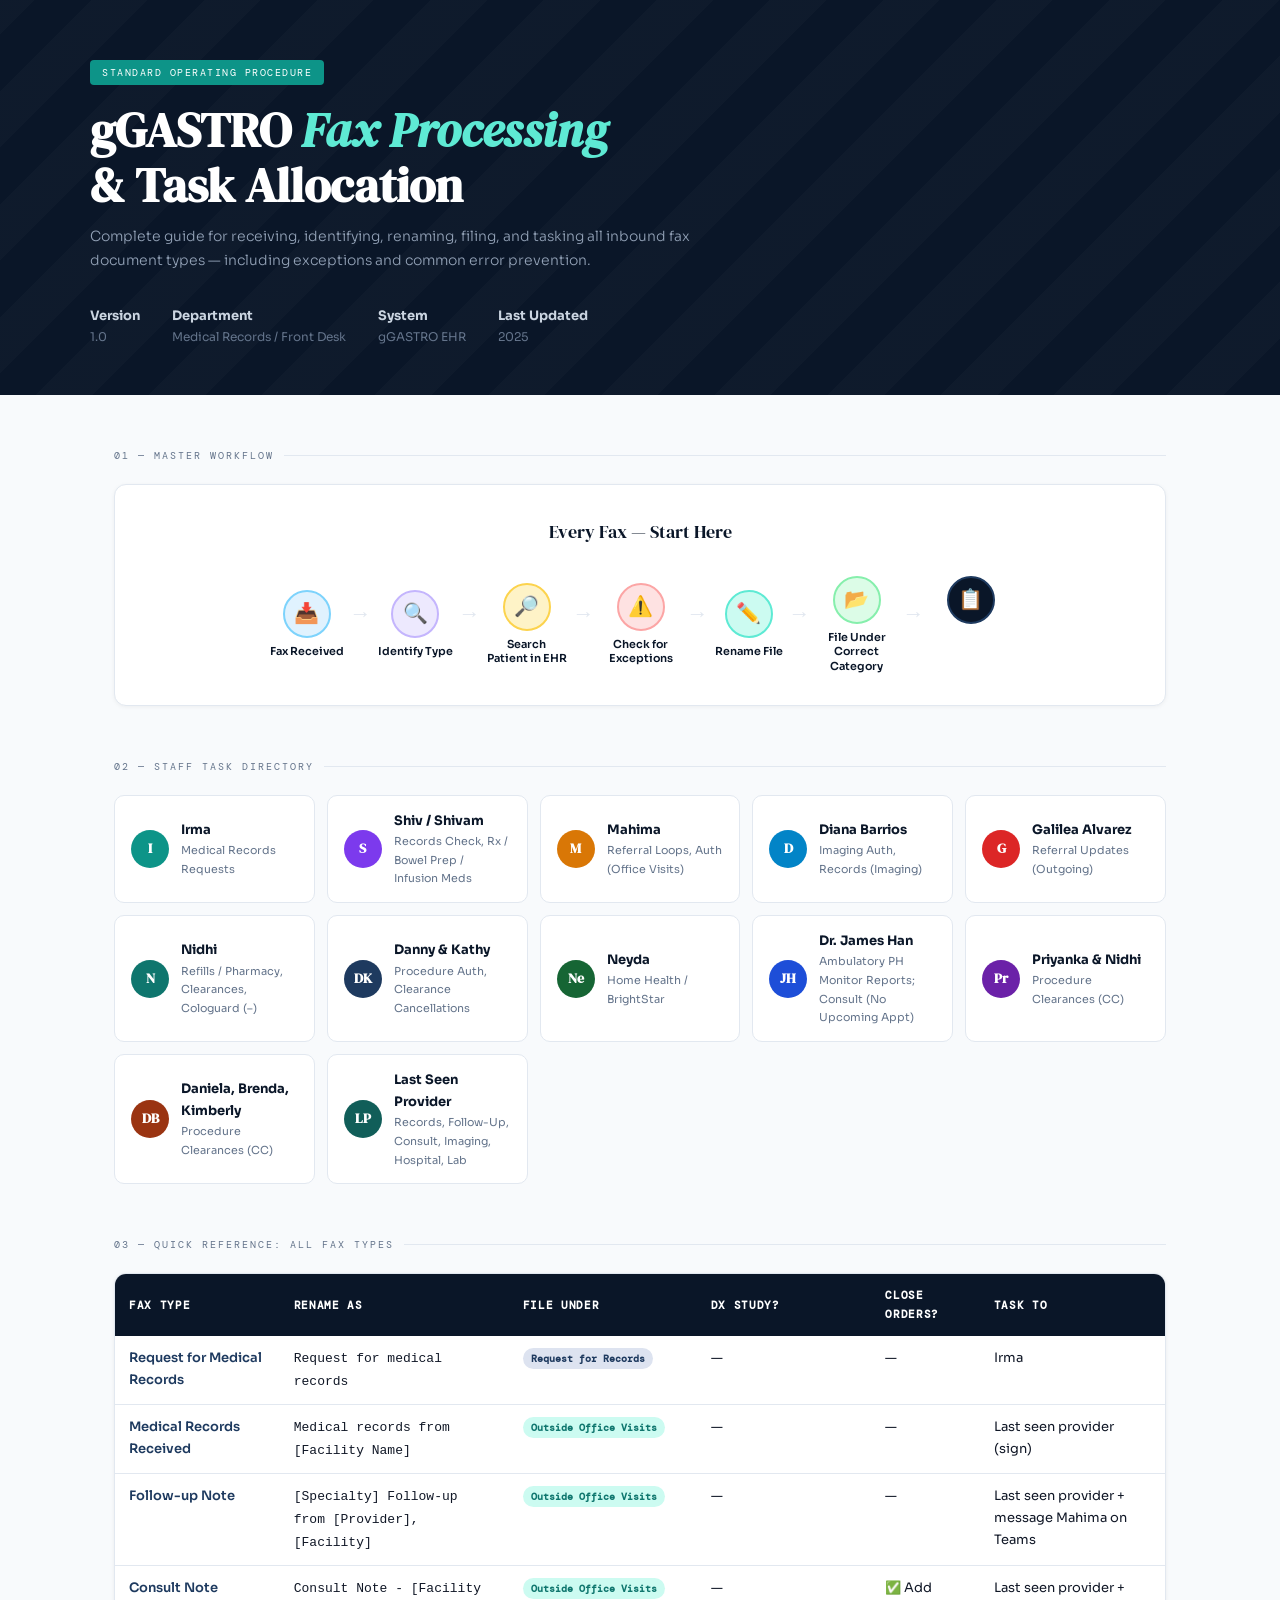
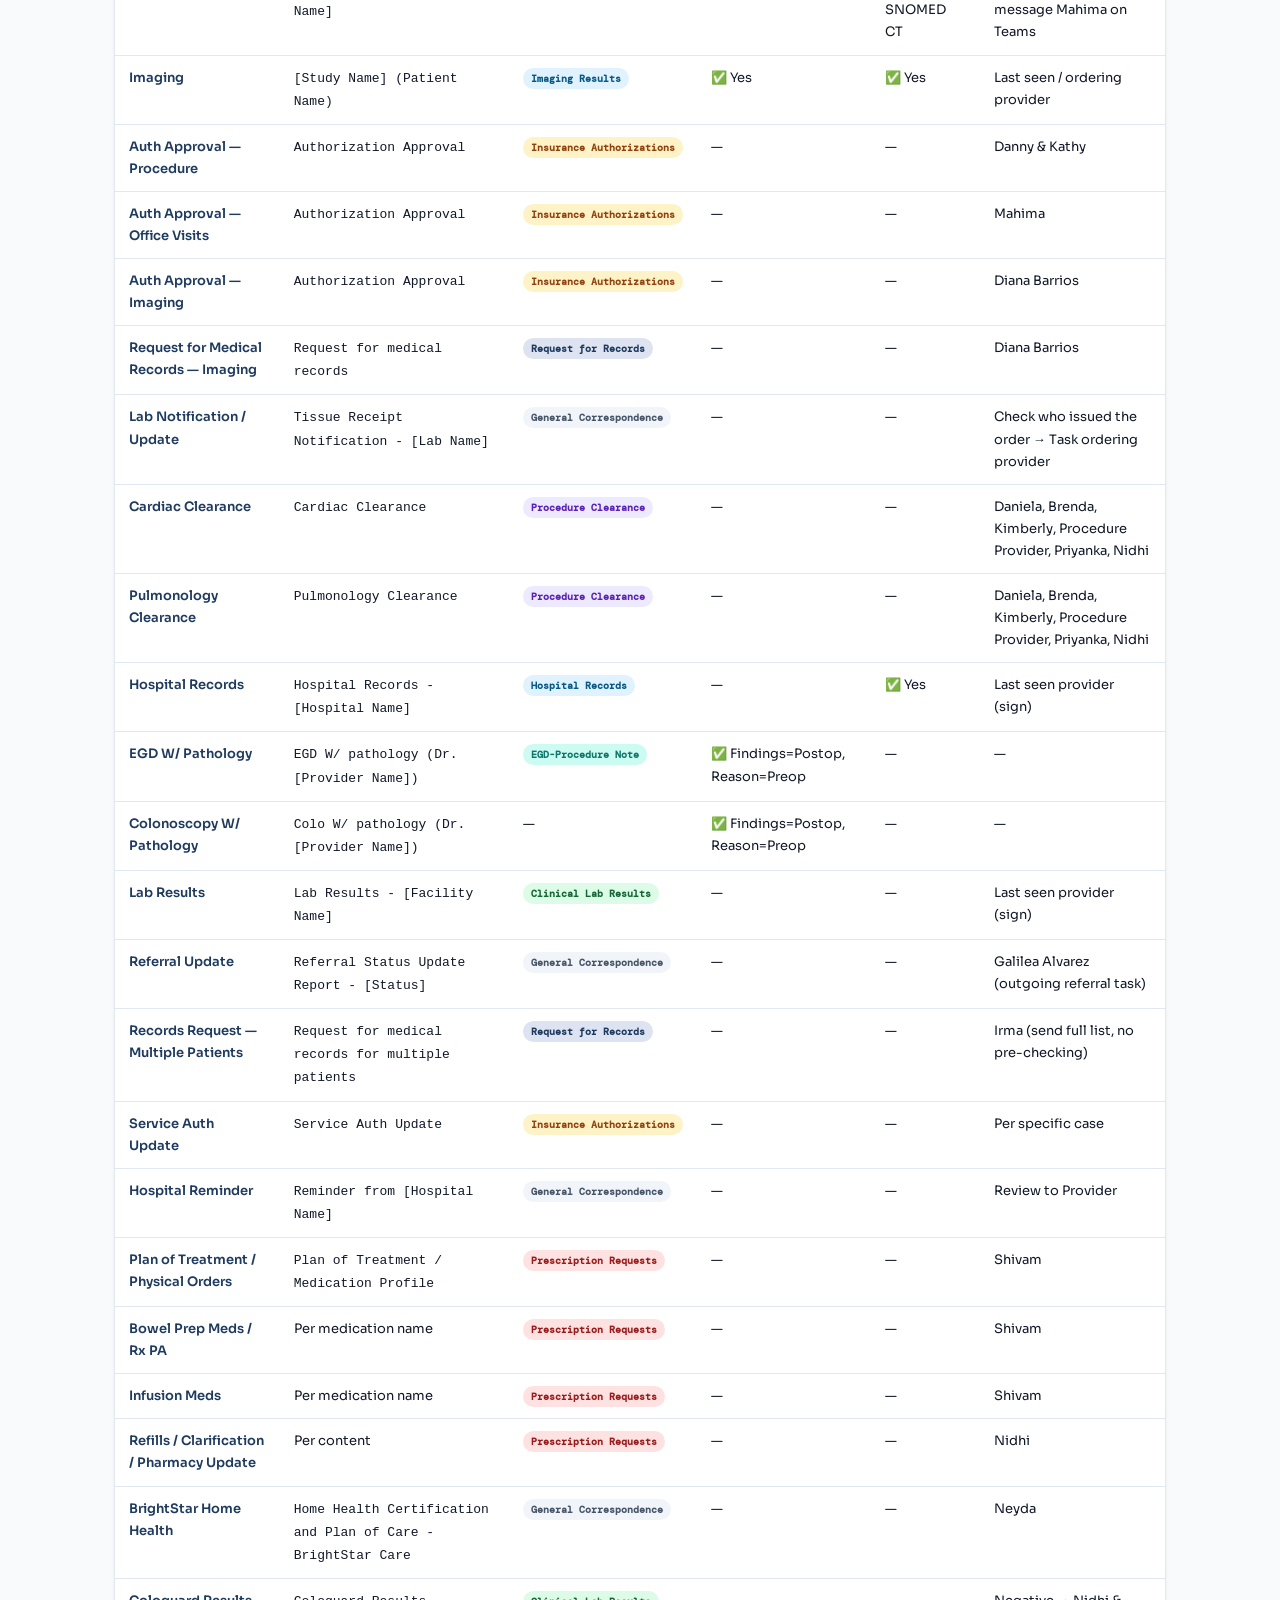
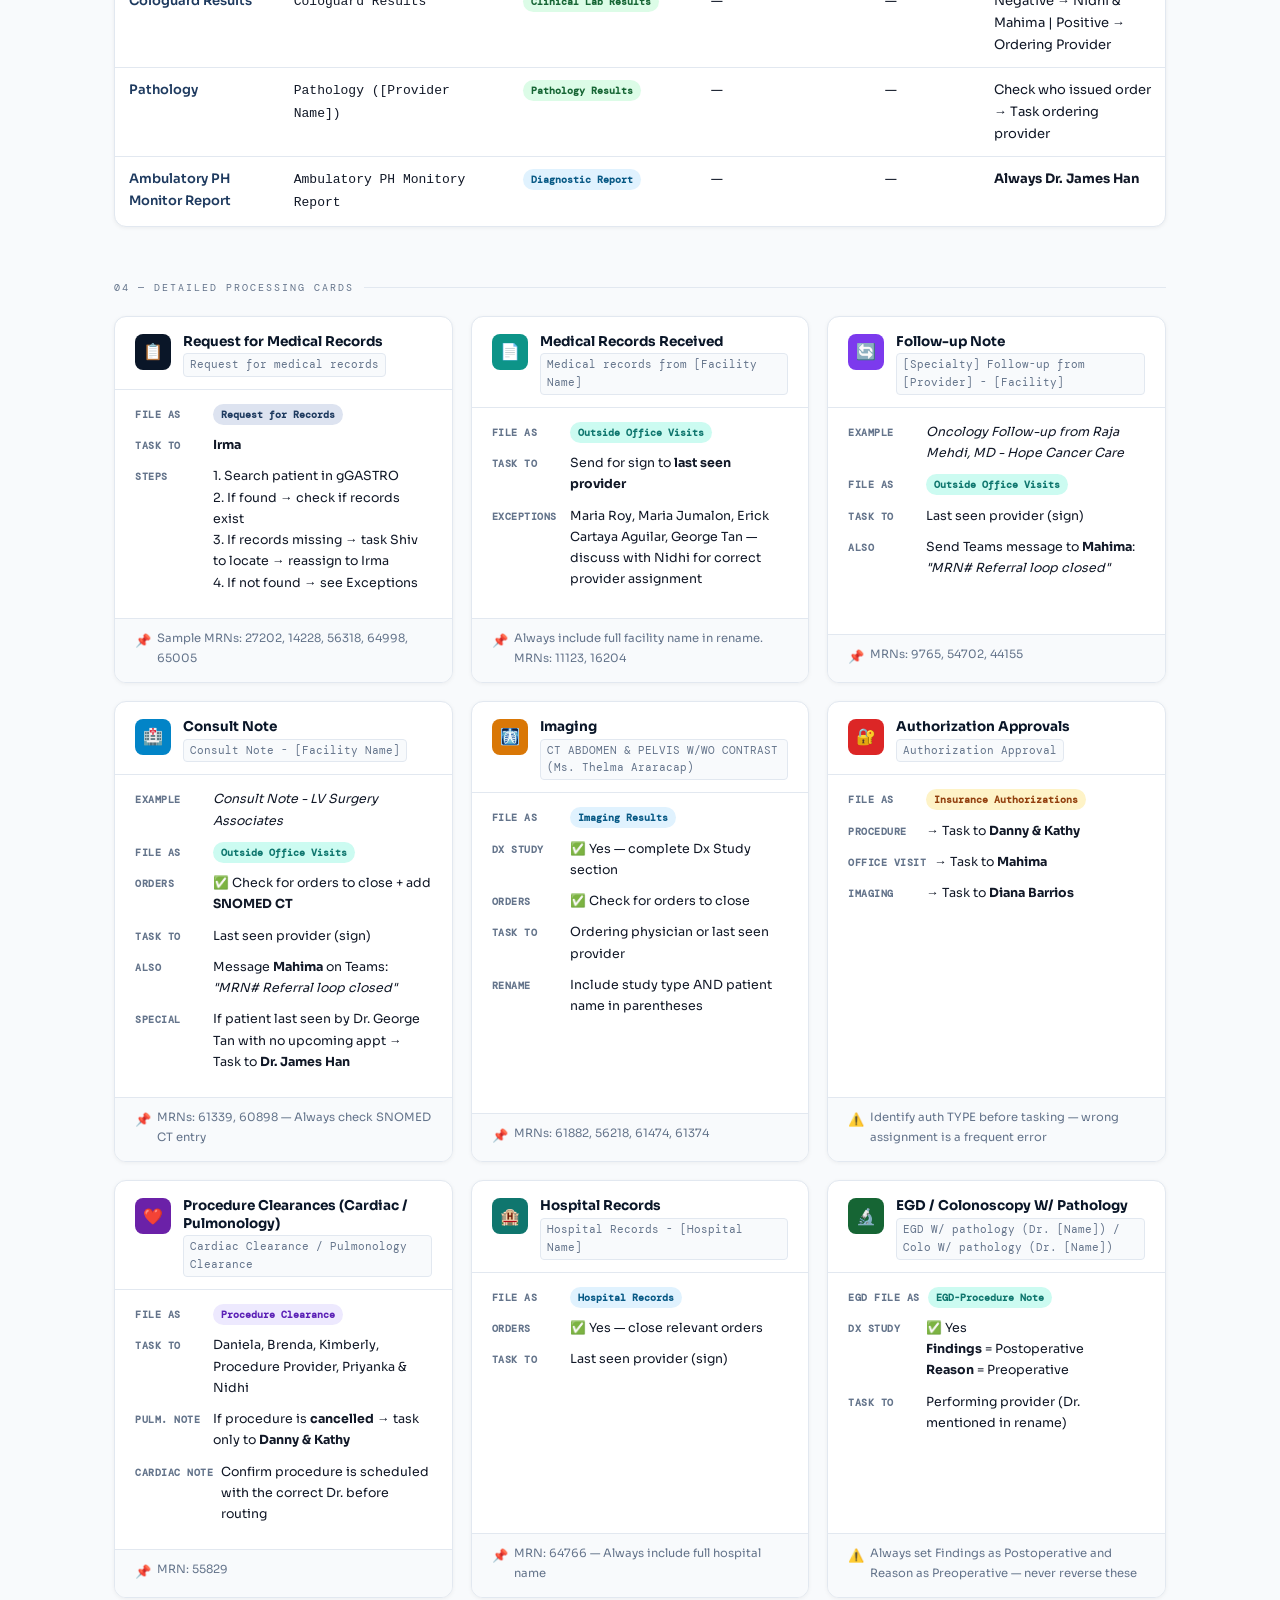
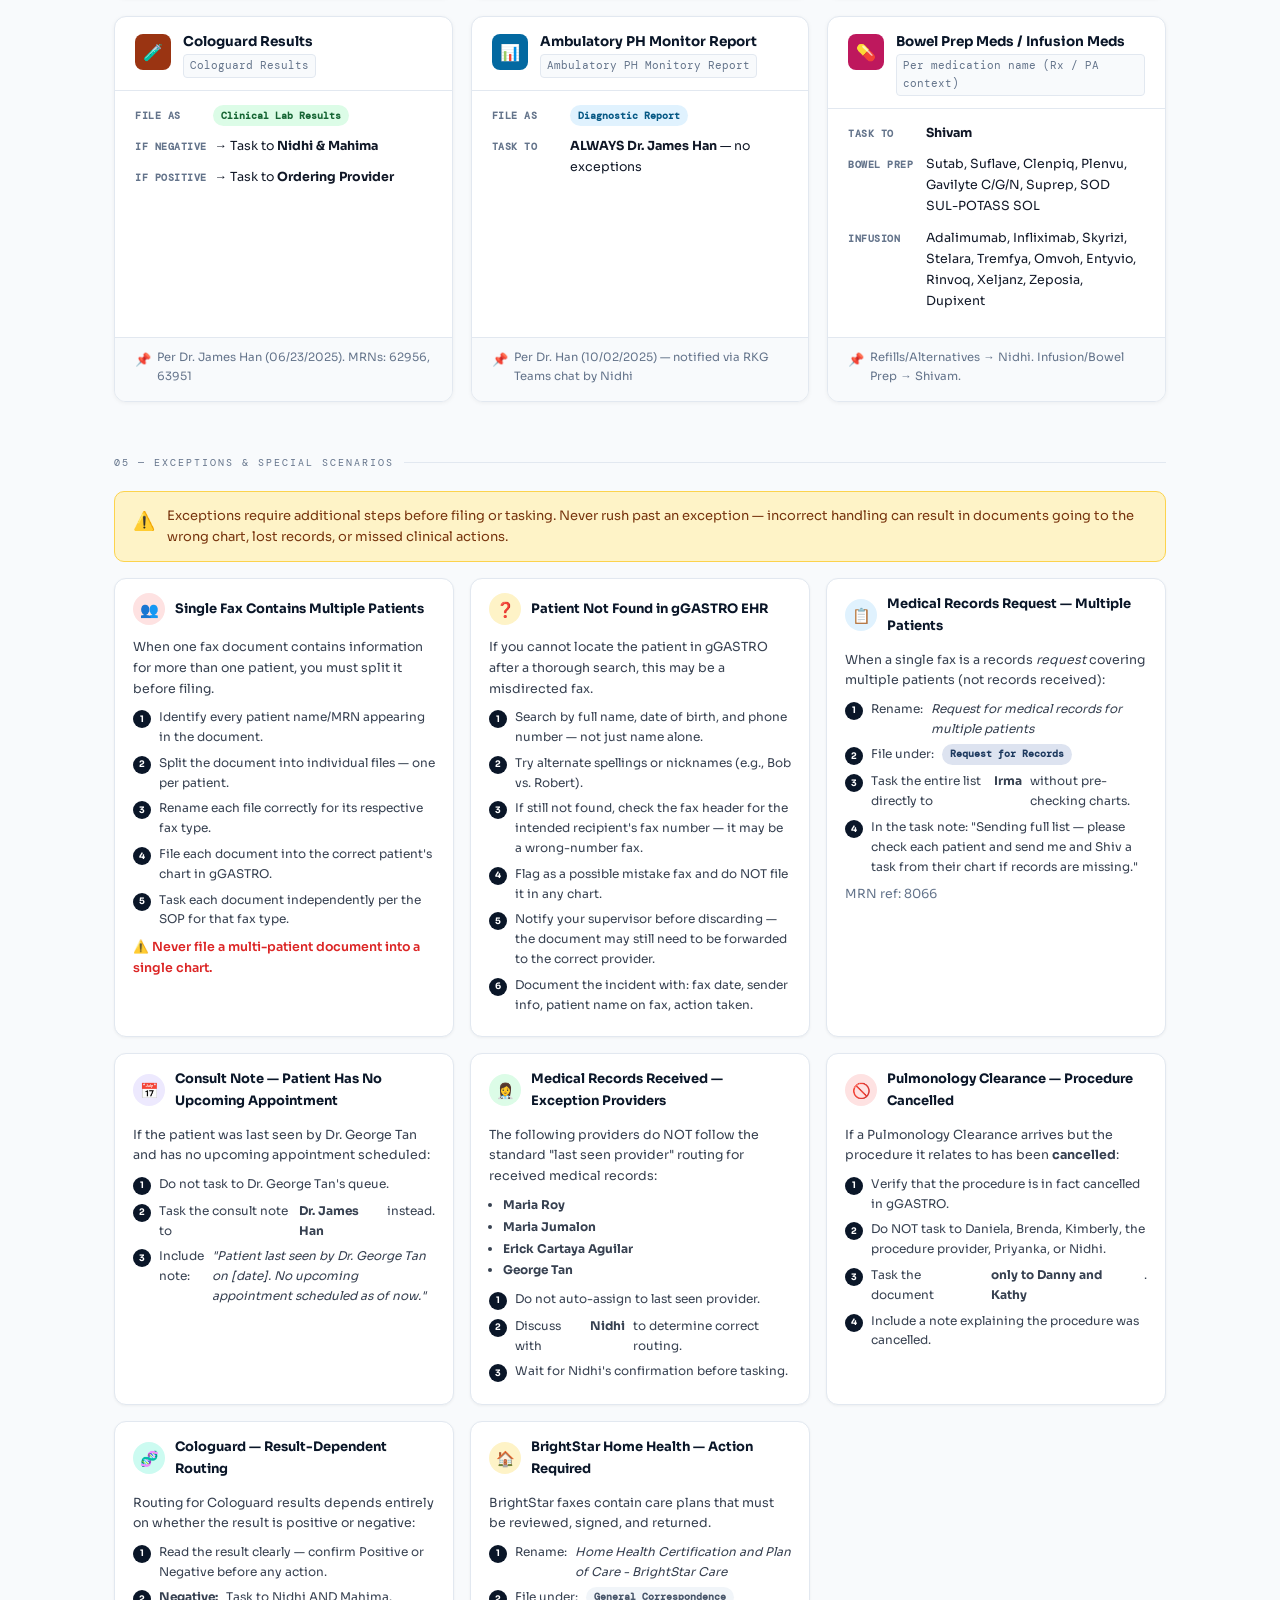
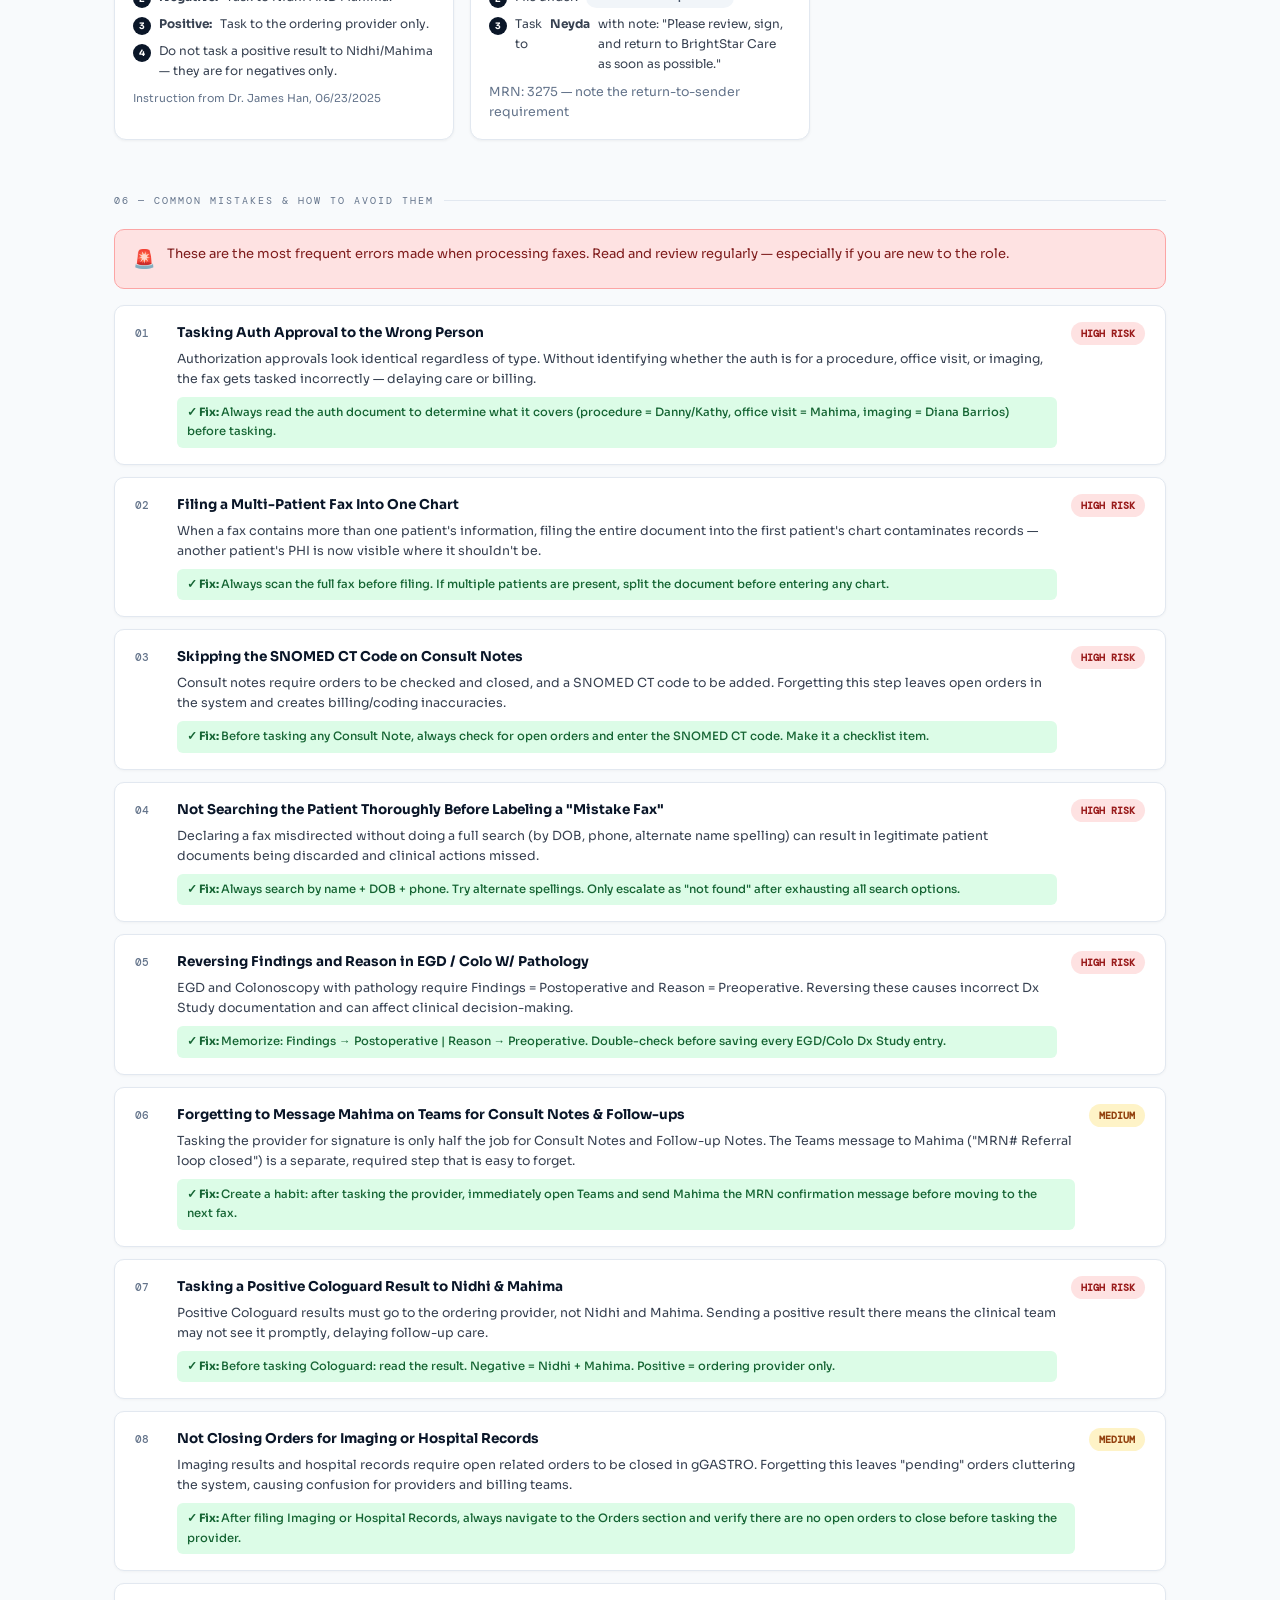
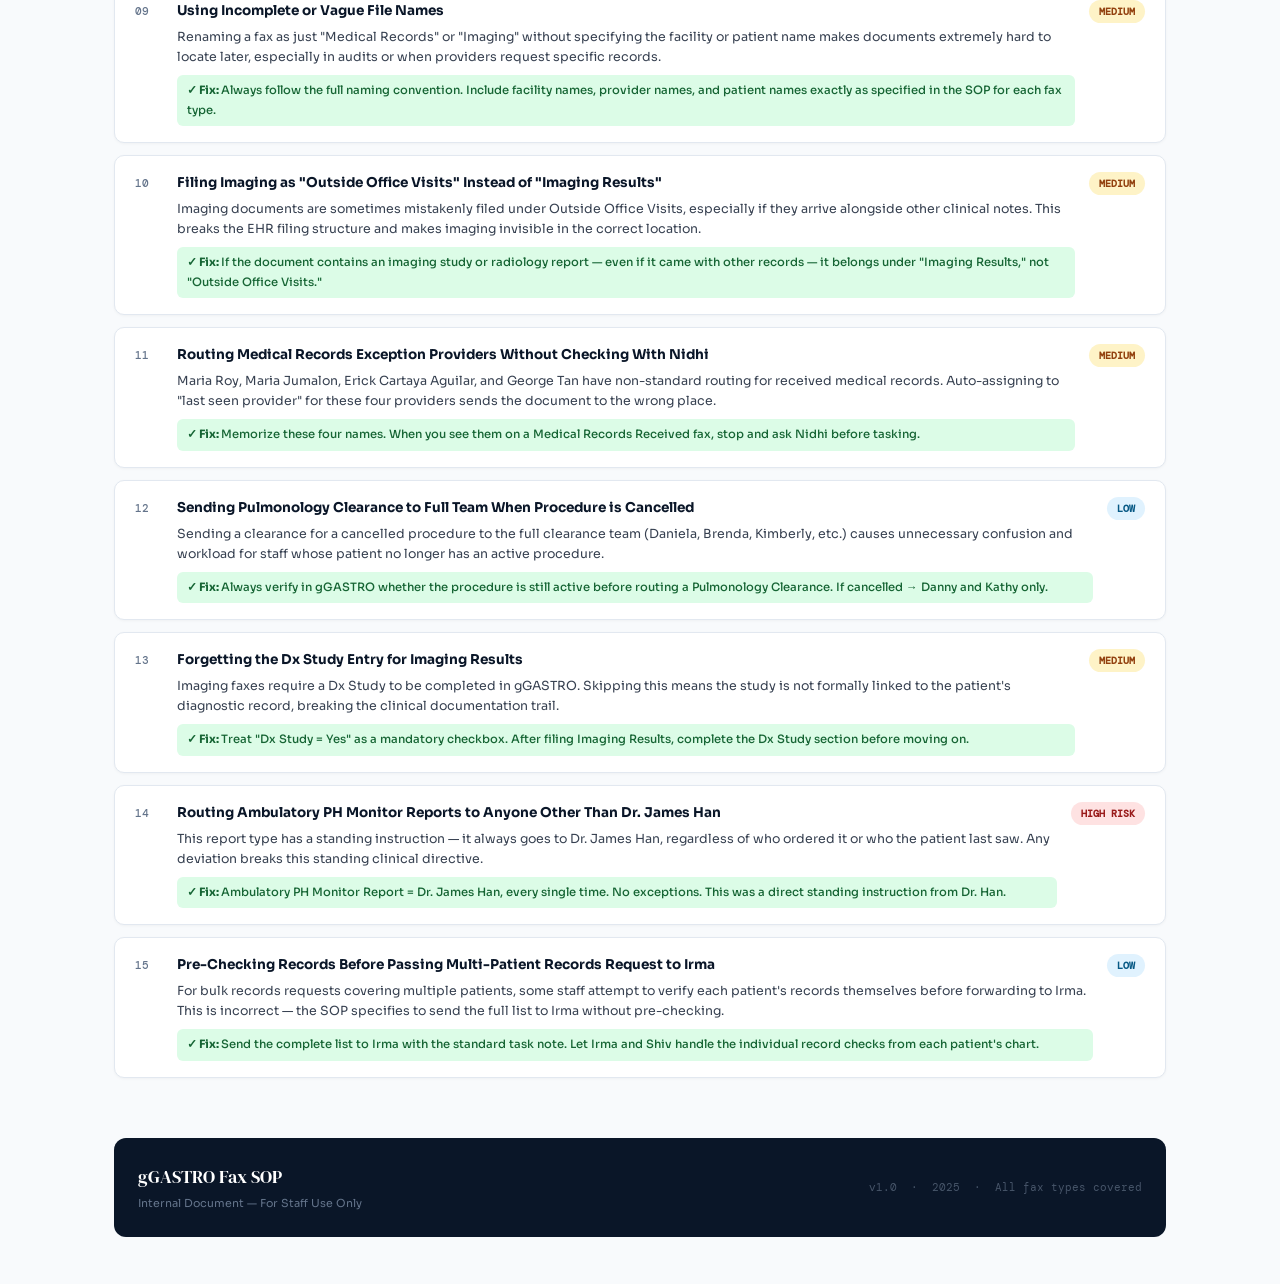
<file: gGASTRO_Fax_SOP.html>
<!DOCTYPE html>
<html lang="en">
<head>
<meta charset="UTF-8">
<meta name="viewport" content="width=device-width, initial-scale=1.0">
<title>gGASTRO — Fax Processing SOP</title>
<link href="https://fonts.googleapis.com/css2?family=DM+Serif+Display:ital@0;1&family=DM+Mono:wght@400;500&family=Sora:wght@300;400;500;600;700&display=swap" rel="stylesheet">
<style>
  :root {
    --navy:    #0a1628;
    --ink:     #111827;
    --slate:   #1e3a5f;
    --teal:    #0d9488;
    --teal-lt: #ccfbf1;
    --amber:   #d97706;
    --amber-lt:#fef3c7;
    --red:     #dc2626;
    --red-lt:  #fee2e2;
    --purple:  #7c3aed;
    --purple-lt:#ede9fe;
    --sky:     #0284c7;
    --sky-lt:  #e0f2fe;
    --green:   #16a34a;
    --green-lt:#dcfce7;
    --mid:     #64748b;
    --line:    #e2e8f0;
    --card:    #ffffff;
    --bg:      #f8fafc;
  }

  * { box-sizing: border-box; margin: 0; padding: 0; }

  body {
    background: var(--bg);
    font-family: 'Sora', sans-serif;
    color: var(--ink);
    font-size: 14px;
    line-height: 1.7;
  }

  /* ─── HEADER ─── */
  .hero {
    background: var(--navy);
    color: #fff;
    padding: 60px 48px 48px;
    position: relative;
    overflow: hidden;
  }
  .hero::before {
    content: '';
    position: absolute;
    inset: 0;
    background: repeating-linear-gradient(
      -45deg,
      transparent,
      transparent 40px,
      rgba(255,255,255,.018) 40px,
      rgba(255,255,255,.018) 80px
    );
  }
  .hero-inner { position: relative; max-width: 1100px; margin: auto; }
  .hero-badge {
    display: inline-block;
    background: var(--teal);
    color: #fff;
    font-family: 'DM Mono', monospace;
    font-size: 10px;
    letter-spacing: .15em;
    text-transform: uppercase;
    padding: 4px 12px;
    border-radius: 4px;
    margin-bottom: 18px;
  }
  .hero h1 {
    font-family: 'DM Serif Display', serif;
    font-size: clamp(28px, 4vw, 48px);
    line-height: 1.15;
    margin-bottom: 12px;
  }
  .hero h1 em { color: #5eead4; font-style: italic; }
  .hero-sub {
    color: #94a3b8;
    font-size: 14px;
    font-weight: 300;
    max-width: 620px;
  }
  .hero-meta {
    display: flex;
    gap: 32px;
    margin-top: 32px;
    flex-wrap: wrap;
  }
  .hero-meta-item { font-size: 12px; color: #64748b; }
  .hero-meta-item strong { display: block; color: #cbd5e1; font-size: 13px; }

  /* ─── LAYOUT ─── */
  .page { max-width: 1100px; margin: 0 auto; padding: 0 24px 80px; }

  .section-label {
    font-family: 'DM Mono', monospace;
    font-size: 10px;
    letter-spacing: .2em;
    text-transform: uppercase;
    color: var(--mid);
    margin: 52px 0 20px;
    display: flex;
    align-items: center;
    gap: 10px;
  }
  .section-label::after {
    content: '';
    flex: 1;
    height: 1px;
    background: var(--line);
  }

  h2 {
    font-family: 'DM Serif Display', serif;
    font-size: 24px;
    color: var(--navy);
    margin-bottom: 16px;
  }

  /* ─── QUICK REFERENCE TABLE ─── */
  .ref-table-wrap {
    background: var(--card);
    border: 1px solid var(--line);
    border-radius: 12px;
    overflow: hidden;
    box-shadow: 0 1px 4px rgba(0,0,0,.06);
  }
  .ref-table {
    width: 100%;
    border-collapse: collapse;
  }
  .ref-table thead tr {
    background: var(--navy);
    color: #fff;
  }
  .ref-table th {
    padding: 12px 14px;
    text-align: left;
    font-size: 11px;
    font-weight: 600;
    letter-spacing: .06em;
    text-transform: uppercase;
    font-family: 'DM Mono', monospace;
  }
  .ref-table tbody tr {
    border-bottom: 1px solid var(--line);
    transition: background .15s;
  }
  .ref-table tbody tr:last-child { border-bottom: none; }
  .ref-table tbody tr:hover { background: #f1f5f9; }
  .ref-table td {
    padding: 11px 14px;
    vertical-align: top;
    font-size: 13px;
  }
  .ref-table td:first-child { font-weight: 600; color: var(--slate); }
  .tag {
    display: inline-block;
    font-size: 10px;
    font-weight: 600;
    padding: 2px 8px;
    border-radius: 99px;
    font-family: 'DM Mono', monospace;
    white-space: nowrap;
  }
  .tag-teal    { background: var(--teal-lt);   color: #0f766e; }
  .tag-amber   { background: var(--amber-lt);  color: #92400e; }
  .tag-red     { background: var(--red-lt);    color: #991b1b; }
  .tag-purple  { background: var(--purple-lt); color: #5b21b6; }
  .tag-sky     { background: var(--sky-lt);    color: #075985; }
  .tag-green   { background: var(--green-lt);  color: #166534; }
  .tag-navy    { background: #dde3f0;          color: #1e3a5f; }
  .tag-gray    { background: #f1f5f9;          color: #475569; }

  /* ─── DETAIL CARDS ─── */
  .cards-grid {
    display: grid;
    grid-template-columns: repeat(auto-fill, minmax(320px, 1fr));
    gap: 18px;
  }
  .card {
    background: var(--card);
    border: 1px solid var(--line);
    border-radius: 12px;
    overflow: hidden;
    box-shadow: 0 1px 4px rgba(0,0,0,.05);
    display: flex;
    flex-direction: column;
  }
  .card-header {
    padding: 16px 20px 12px;
    border-bottom: 1px solid var(--line);
    display: flex;
    align-items: flex-start;
    gap: 12px;
  }
  .card-icon {
    width: 36px;
    height: 36px;
    border-radius: 8px;
    display: flex;
    align-items: center;
    justify-content: center;
    font-size: 16px;
    flex-shrink: 0;
    margin-top: 1px;
  }
  .card-title { font-weight: 700; font-size: 13.5px; color: var(--navy); line-height: 1.3; }
  .card-filename {
    font-family: 'DM Mono', monospace;
    font-size: 10.5px;
    color: var(--mid);
    margin-top: 3px;
    background: var(--bg);
    padding: 2px 6px;
    border-radius: 4px;
    border: 1px solid var(--line);
    display: inline-block;
  }
  .card-body { padding: 14px 20px; flex: 1; }
  .card-row { display: flex; gap: 8px; margin-bottom: 10px; align-items: flex-start; }
  .card-row-label {
    font-size: 10px;
    font-weight: 600;
    letter-spacing: .05em;
    text-transform: uppercase;
    color: var(--mid);
    min-width: 70px;
    padding-top: 2px;
    flex-shrink: 0;
    font-family: 'DM Mono', monospace;
  }
  .card-row-val { font-size: 12.5px; color: var(--ink); }
  .card-footer {
    padding: 10px 20px 14px;
    background: #f8fafc;
    border-top: 1px solid var(--line);
    font-size: 11.5px;
    color: var(--mid);
    display: flex;
    align-items: flex-start;
    gap: 6px;
  }
  .card-footer .note-icon { font-size: 13px; margin-top: 1px; flex-shrink: 0; }

  /* ─── EXCEPTIONS SECTION ─── */
  .exc-grid {
    display: grid;
    grid-template-columns: repeat(auto-fill, minmax(300px, 1fr));
    gap: 16px;
  }
  .exc-card {
    background: var(--card);
    border-radius: 12px;
    border: 1px solid var(--line);
    overflow: hidden;
    box-shadow: 0 1px 3px rgba(0,0,0,.05);
  }
  .exc-card-top {
    padding: 14px 18px 12px;
    display: flex;
    align-items: center;
    gap: 10px;
  }
  .exc-bullet {
    width: 32px;
    height: 32px;
    border-radius: 50%;
    display: flex;
    align-items: center;
    justify-content: center;
    font-size: 15px;
    flex-shrink: 0;
  }
  .exc-card-title { font-weight: 700; font-size: 13px; color: var(--navy); }
  .exc-card-body {
    padding: 0 18px 16px;
    font-size: 12.5px;
    color: #374151;
    line-height: 1.65;
  }
  .exc-steps {
    list-style: none;
    counter-reset: step;
    margin-top: 8px;
  }
  .exc-steps li {
    counter-increment: step;
    display: flex;
    gap: 8px;
    margin-bottom: 6px;
    font-size: 12px;
  }
  .exc-steps li::before {
    content: counter(step);
    background: var(--navy);
    color: #fff;
    font-size: 9px;
    font-weight: 700;
    width: 18px;
    height: 18px;
    border-radius: 50%;
    display: flex;
    align-items: center;
    justify-content: center;
    flex-shrink: 0;
    margin-top: 3px;
  }

  /* ─── MISTAKES SECTION ─── */
  .mistakes-list {
    display: flex;
    flex-direction: column;
    gap: 12px;
  }
  .mistake-item {
    background: var(--card);
    border: 1px solid var(--line);
    border-radius: 10px;
    padding: 16px 20px;
    display: grid;
    grid-template-columns: 28px 1fr auto;
    gap: 14px;
    align-items: start;
    box-shadow: 0 1px 3px rgba(0,0,0,.04);
    transition: box-shadow .15s;
  }
  .mistake-item:hover { box-shadow: 0 4px 12px rgba(0,0,0,.08); }
  .mistake-num {
    font-family: 'DM Mono', monospace;
    font-size: 11px;
    font-weight: 500;
    color: var(--mid);
    margin-top: 2px;
  }
  .mistake-content {}
  .mistake-title { font-weight: 700; font-size: 13.5px; color: var(--navy); margin-bottom: 4px; }
  .mistake-desc { font-size: 12.5px; color: #374151; line-height: 1.6; }
  .mistake-fix {
    font-size: 11.5px;
    margin-top: 8px;
    padding: 6px 10px;
    border-radius: 6px;
    background: var(--green-lt);
    color: #166534;
    font-weight: 500;
  }
  .mistake-fix::before { content: '✓ Fix: '; font-weight: 700; }
  .sev-badge { padding: 3px 10px; border-radius: 99px; font-size: 10px; font-weight: 700; font-family: 'DM Mono', monospace; white-space: nowrap; }
  .sev-high   { background: var(--red-lt);    color: #991b1b; }
  .sev-med    { background: var(--amber-lt);  color: #92400e; }
  .sev-low    { background: var(--sky-lt);    color: #075985; }

  /* ─── FLOW CHART ─── */
  .flow-wrap {
    background: var(--card);
    border: 1px solid var(--line);
    border-radius: 12px;
    padding: 32px 24px;
    box-shadow: 0 1px 4px rgba(0,0,0,.05);
  }
  .flow {
    display: flex;
    align-items: center;
    gap: 0;
    flex-wrap: wrap;
    row-gap: 16px;
    justify-content: center;
  }
  .flow-step {
    display: flex;
    flex-direction: column;
    align-items: center;
    text-align: center;
    gap: 6px;
  }
  .flow-circle {
    width: 48px;
    height: 48px;
    border-radius: 50%;
    display: flex;
    align-items: center;
    justify-content: center;
    font-size: 20px;
    border: 2px solid transparent;
  }
  .flow-label { font-size: 11px; font-weight: 600; color: var(--navy); max-width: 80px; line-height: 1.3; }
  .flow-arrow { font-size: 22px; color: var(--line); padding: 0 6px; margin-top: -22px; }

  /* ─── STAFF TABLE ─── */
  .staff-grid {
    display: grid;
    grid-template-columns: repeat(auto-fill, minmax(200px, 1fr));
    gap: 12px;
  }
  .staff-card {
    background: var(--card);
    border: 1px solid var(--line);
    border-radius: 10px;
    padding: 14px 16px;
    display: flex;
    align-items: center;
    gap: 12px;
  }
  .staff-avatar {
    width: 38px;
    height: 38px;
    border-radius: 50%;
    background: var(--navy);
    color: #fff;
    display: flex;
    align-items: center;
    justify-content: center;
    font-size: 14px;
    font-weight: 700;
    flex-shrink: 0;
    font-family: 'DM Serif Display', serif;
  }
  .staff-name { font-weight: 700; font-size: 13px; color: var(--navy); }
  .staff-role { font-size: 11px; color: var(--mid); }

  /* ─── INFO BOX ─── */
  .info-box {
    border-radius: 10px;
    padding: 14px 18px;
    display: flex;
    gap: 12px;
    margin-bottom: 16px;
    font-size: 13px;
    line-height: 1.6;
  }
  .info-box .ib-icon { font-size: 18px; flex-shrink: 0; margin-top: 1px; }
  .info-box.warning { background: var(--amber-lt); border: 1px solid #fcd34d; color: #78350f; }
  .info-box.danger  { background: var(--red-lt);   border: 1px solid #fca5a5; color: #7f1d1d; }
  .info-box.tip     { background: var(--teal-lt);  border: 1px solid #5eead4; color: #134e4a; }
  .info-box.info    { background: var(--sky-lt);   border: 1px solid #7dd3fc; color: #0c4a6e; }

  @media print {
    body { background: #fff; font-size: 12px; }
    .hero { background: var(--navy) !important; -webkit-print-color-adjust: exact; print-color-adjust: exact; }
    .page { padding: 0 12px 40px; }
  }
</style>
</head>
<body>

<!-- HERO -->
<div class="hero">
  <div class="hero-inner">
    <div class="hero-badge">Standard Operating Procedure</div>
    <h1>gGASTRO <em>Fax Processing</em><br>& Task Allocation</h1>
    <p class="hero-sub">Complete guide for receiving, identifying, renaming, filing, and tasking all inbound fax document types — including exceptions and common error prevention.</p>
    <div class="hero-meta">
      <div class="hero-meta-item"><strong>Version</strong>1.0</div>
      <div class="hero-meta-item"><strong>Department</strong>Medical Records / Front Desk</div>
      <div class="hero-meta-item"><strong>System</strong>gGASTRO EHR</div>
      <div class="hero-meta-item"><strong>Last Updated</strong>2025</div>
    </div>
  </div>
</div>

<div class="page">

  <!-- ─── MASTER WORKFLOW ─── -->
  <div class="section-label">01 — Master Workflow</div>
  <div class="flow-wrap">
    <div style="text-align:center;margin-bottom:28px;">
      <span style="font-family:'DM Serif Display',serif;font-size:18px;color:var(--navy);">Every Fax — Start Here</span>
    </div>
    <div class="flow">
      <div class="flow-step">
        <div class="flow-circle" style="background:var(--sky-lt);border-color:#7dd3fc;">📥</div>
        <div class="flow-label">Fax Received</div>
      </div>
      <div class="flow-arrow">→</div>
      <div class="flow-step">
        <div class="flow-circle" style="background:var(--purple-lt);border-color:#c4b5fd;">🔍</div>
        <div class="flow-label">Identify Type</div>
      </div>
      <div class="flow-arrow">→</div>
      <div class="flow-step">
        <div class="flow-circle" style="background:var(--amber-lt);border-color:#fcd34d;">🔎</div>
        <div class="flow-label">Search Patient in EHR</div>
      </div>
      <div class="flow-arrow">→</div>
      <div class="flow-step">
        <div class="flow-circle" style="background:var(--red-lt);border-color:#fca5a5;">⚠️</div>
        <div class="flow-label">Check for Exceptions</div>
      </div>
      <div class="flow-arrow">→</div>
      <div class="flow-step">
        <div class="flow-circle" style="background:var(--teal-lt);border-color:#5eead4;">✏️</div>
        <div class="flow-label">Rename File</div>
      </div>
      <div class="flow-arrow">→</div>
      <div class="flow-step">
        <div class="flow-circle" style="background:var(--green-lt);border-color:#86efac;">📂</div>
        <div class="flow-label">File Under Correct Category</div>
      </div>
      <div class="flow-arrow">→</div>
      <div class="flow-step">
        <div class="flow-circle" style="background:var(--navy);border-color:var(--slate);">📋</div>
        <div class="flow-label" style="color:#fff;">Assign Task to Correct Staff</div>
      </div>
    </div>
  </div>

  <!-- ─── STAFF DIRECTORY ─── -->
  <div class="section-label">02 — Staff Task Directory</div>
  <div class="staff-grid">
    <div class="staff-card"><div class="staff-avatar" style="background:#0d9488;">I</div><div><div class="staff-name">Irma</div><div class="staff-role">Medical Records Requests</div></div></div>
    <div class="staff-card"><div class="staff-avatar" style="background:#7c3aed;">S</div><div><div class="staff-name">Shiv / Shivam</div><div class="staff-role">Records Check, Rx / Bowel Prep / Infusion Meds</div></div></div>
    <div class="staff-card"><div class="staff-avatar" style="background:#d97706;">M</div><div><div class="staff-name">Mahima</div><div class="staff-role">Referral Loops, Auth (Office Visits)</div></div></div>
    <div class="staff-card"><div class="staff-avatar" style="background:#0284c7;">D</div><div><div class="staff-name">Diana Barrios</div><div class="staff-role">Imaging Auth, Records (Imaging)</div></div></div>
    <div class="staff-card"><div class="staff-avatar" style="background:#dc2626;">G</div><div><div class="staff-name">Galilea Alvarez</div><div class="staff-role">Referral Updates (Outgoing)</div></div></div>
    <div class="staff-card"><div class="staff-avatar" style="background:#0f766e;">N</div><div><div class="staff-name">Nidhi</div><div class="staff-role">Refills / Pharmacy, Clearances, Cologuard (–)</div></div></div>
    <div class="staff-card"><div class="staff-avatar" style="background:#1e3a5f;">DK</div><div><div class="staff-name">Danny &amp; Kathy</div><div class="staff-role">Procedure Auth, Clearance Cancellations</div></div></div>
    <div class="staff-card"><div class="staff-avatar" style="background:#166534;">Ne</div><div><div class="staff-name">Neyda</div><div class="staff-role">Home Health / BrightStar</div></div></div>
    <div class="staff-card"><div class="staff-avatar" style="background:#1d4ed8;">JH</div><div><div class="staff-name">Dr. James Han</div><div class="staff-role">Ambulatory PH Monitor Reports; Consult (No Upcoming Appt)</div></div></div>
    <div class="staff-card"><div class="staff-avatar" style="background:#6b21a8;">Pr</div><div><div class="staff-name">Priyanka &amp; Nidhi</div><div class="staff-role">Procedure Clearances (CC)</div></div></div>
    <div class="staff-card"><div class="staff-avatar" style="background:#9a3412;">DB</div><div><div class="staff-name">Daniela, Brenda, Kimberly</div><div class="staff-role">Procedure Clearances (CC)</div></div></div>
    <div class="staff-card"><div class="staff-avatar" style="background:#115e59;">LP</div><div><div class="staff-name">Last Seen Provider</div><div class="staff-role">Records, Follow-Up, Consult, Imaging, Hospital, Lab</div></div></div>
  </div>

  <!-- ─── QUICK REFERENCE ─── -->
  <div class="section-label">03 — Quick Reference: All Fax Types</div>
  <div class="ref-table-wrap">
    <table class="ref-table">
      <thead>
        <tr>
          <th>Fax Type</th>
          <th>Rename As</th>
          <th>File Under</th>
          <th>Dx Study?</th>
          <th>Close Orders?</th>
          <th>Task To</th>
        </tr>
      </thead>
      <tbody>
        <tr>
          <td>Request for Medical Records</td>
          <td><code>Request for medical records</code></td>
          <td><span class="tag tag-navy">Request for Records</span></td>
          <td>—</td>
          <td>—</td>
          <td>Irma</td>
        </tr>
        <tr>
          <td>Medical Records Received</td>
          <td><code>Medical records from [Facility Name]</code></td>
          <td><span class="tag tag-teal">Outside Office Visits</span></td>
          <td>—</td>
          <td>—</td>
          <td>Last seen provider (sign)</td>
        </tr>
        <tr>
          <td>Follow-up Note</td>
          <td><code>[Specialty] Follow-up from [Provider], [Facility]</code></td>
          <td><span class="tag tag-teal">Outside Office Visits</span></td>
          <td>—</td>
          <td>—</td>
          <td>Last seen provider + message Mahima on Teams</td>
        </tr>
        <tr>
          <td>Consult Note</td>
          <td><code>Consult Note - [Facility Name]</code></td>
          <td><span class="tag tag-teal">Outside Office Visits</span></td>
          <td>—</td>
          <td>✅ Add SNOMED CT</td>
          <td>Last seen provider + message Mahima on Teams</td>
        </tr>
        <tr>
          <td>Imaging</td>
          <td><code>[Study Name] (Patient Name)</code></td>
          <td><span class="tag tag-sky">Imaging Results</span></td>
          <td>✅ Yes</td>
          <td>✅ Yes</td>
          <td>Last seen / ordering provider</td>
        </tr>
        <tr>
          <td>Auth Approval — Procedure</td>
          <td><code>Authorization Approval</code></td>
          <td><span class="tag tag-amber">Insurance Authorizations</span></td>
          <td>—</td>
          <td>—</td>
          <td>Danny &amp; Kathy</td>
        </tr>
        <tr>
          <td>Auth Approval — Office Visits</td>
          <td><code>Authorization Approval</code></td>
          <td><span class="tag tag-amber">Insurance Authorizations</span></td>
          <td>—</td>
          <td>—</td>
          <td>Mahima</td>
        </tr>
        <tr>
          <td>Auth Approval — Imaging</td>
          <td><code>Authorization Approval</code></td>
          <td><span class="tag tag-amber">Insurance Authorizations</span></td>
          <td>—</td>
          <td>—</td>
          <td>Diana Barrios</td>
        </tr>
        <tr>
          <td>Request for Medical Records — Imaging</td>
          <td><code>Request for medical records</code></td>
          <td><span class="tag tag-navy">Request for Records</span></td>
          <td>—</td>
          <td>—</td>
          <td>Diana Barrios</td>
        </tr>
        <tr>
          <td>Lab Notification / Update</td>
          <td><code>Tissue Receipt Notification - [Lab Name]</code></td>
          <td><span class="tag tag-gray">General Correspondence</span></td>
          <td>—</td>
          <td>—</td>
          <td>Check who issued the order → Task ordering provider</td>
        </tr>
        <tr>
          <td>Cardiac Clearance</td>
          <td><code>Cardiac Clearance</code></td>
          <td><span class="tag tag-purple">Procedure Clearance</span></td>
          <td>—</td>
          <td>—</td>
          <td>Daniela, Brenda, Kimberly, Procedure Provider, Priyanka, Nidhi</td>
        </tr>
        <tr>
          <td>Pulmonology Clearance</td>
          <td><code>Pulmonology Clearance</code></td>
          <td><span class="tag tag-purple">Procedure Clearance</span></td>
          <td>—</td>
          <td>—</td>
          <td>Daniela, Brenda, Kimberly, Procedure Provider, Priyanka, Nidhi</td>
        </tr>
        <tr>
          <td>Hospital Records</td>
          <td><code>Hospital Records - [Hospital Name]</code></td>
          <td><span class="tag tag-sky">Hospital Records</span></td>
          <td>—</td>
          <td>✅ Yes</td>
          <td>Last seen provider (sign)</td>
        </tr>
        <tr>
          <td>EGD W/ Pathology</td>
          <td><code>EGD W/ pathology (Dr. [Provider Name])</code></td>
          <td><span class="tag tag-teal">EGD-Procedure Note</span></td>
          <td>✅ Findings=Postop, Reason=Preop</td>
          <td>—</td>
          <td>—</td>
        </tr>
        <tr>
          <td>Colonoscopy W/ Pathology</td>
          <td><code>Colo W/ pathology (Dr. [Provider Name])</code></td>
          <td>—</td>
          <td>✅ Findings=Postop, Reason=Preop</td>
          <td>—</td>
          <td>—</td>
        </tr>
        <tr>
          <td>Lab Results</td>
          <td><code>Lab Results - [Facility Name]</code></td>
          <td><span class="tag tag-green">Clinical Lab Results</span></td>
          <td>—</td>
          <td>—</td>
          <td>Last seen provider (sign)</td>
        </tr>
        <tr>
          <td>Referral Update</td>
          <td><code>Referral Status Update Report - [Status]</code></td>
          <td><span class="tag tag-gray">General Correspondence</span></td>
          <td>—</td>
          <td>—</td>
          <td>Galilea Alvarez (outgoing referral task)</td>
        </tr>
        <tr>
          <td>Records Request — Multiple Patients</td>
          <td><code>Request for medical records for multiple patients</code></td>
          <td><span class="tag tag-navy">Request for Records</span></td>
          <td>—</td>
          <td>—</td>
          <td>Irma (send full list, no pre-checking)</td>
        </tr>
        <tr>
          <td>Service Auth Update</td>
          <td><code>Service Auth Update</code></td>
          <td><span class="tag tag-amber">Insurance Authorizations</span></td>
          <td>—</td>
          <td>—</td>
          <td>Per specific case</td>
        </tr>
        <tr>
          <td>Hospital Reminder</td>
          <td><code>Reminder from [Hospital Name]</code></td>
          <td><span class="tag tag-gray">General Correspondence</span></td>
          <td>—</td>
          <td>—</td>
          <td>Review to Provider</td>
        </tr>
        <tr>
          <td>Plan of Treatment / Physical Orders</td>
          <td><code>Plan of Treatment / Medication Profile</code></td>
          <td><span class="tag tag-red">Prescription Requests</span></td>
          <td>—</td>
          <td>—</td>
          <td>Shivam</td>
        </tr>
        <tr>
          <td>Bowel Prep Meds / Rx PA</td>
          <td>Per medication name</td>
          <td><span class="tag tag-red">Prescription Requests</span></td>
          <td>—</td>
          <td>—</td>
          <td>Shivam</td>
        </tr>
        <tr>
          <td>Infusion Meds</td>
          <td>Per medication name</td>
          <td><span class="tag tag-red">Prescription Requests</span></td>
          <td>—</td>
          <td>—</td>
          <td>Shivam</td>
        </tr>
        <tr>
          <td>Refills / Clarification / Pharmacy Update</td>
          <td>Per content</td>
          <td><span class="tag tag-red">Prescription Requests</span></td>
          <td>—</td>
          <td>—</td>
          <td>Nidhi</td>
        </tr>
        <tr>
          <td>BrightStar Home Health</td>
          <td><code>Home Health Certification and Plan of Care - BrightStar Care</code></td>
          <td><span class="tag tag-gray">General Correspondence</span></td>
          <td>—</td>
          <td>—</td>
          <td>Neyda</td>
        </tr>
        <tr>
          <td>Cologuard Results</td>
          <td><code>Cologuard Results</code></td>
          <td><span class="tag tag-green">Clinical Lab Results</span></td>
          <td>—</td>
          <td>—</td>
          <td>Negative → Nidhi &amp; Mahima | Positive → Ordering Provider</td>
        </tr>
        <tr>
          <td>Pathology</td>
          <td><code>Pathology ([Provider Name])</code></td>
          <td><span class="tag tag-green">Pathology Results</span></td>
          <td>—</td>
          <td>—</td>
          <td>Check who issued order → Task ordering provider</td>
        </tr>
        <tr>
          <td>Ambulatory PH Monitor Report</td>
          <td><code>Ambulatory PH Monitory Report</code></td>
          <td><span class="tag tag-sky">Diagnostic Report</span></td>
          <td>—</td>
          <td>—</td>
          <td><strong>Always Dr. James Han</strong></td>
        </tr>
      </tbody>
    </table>
  </div>

  <!-- ─── DETAILED CARDS ─── -->
  <div class="section-label">04 — Detailed Processing Cards</div>
  <div class="cards-grid">

    <!-- Medical Records Request -->
    <div class="card">
      <div class="card-header">
        <div class="card-icon" style="background:var(--navy);">📋</div>
        <div>
          <div class="card-title">Request for Medical Records</div>
          <div class="card-filename">Request for medical records</div>
        </div>
      </div>
      <div class="card-body">
        <div class="card-row"><span class="card-row-label">File As</span><span class="card-row-val"><span class="tag tag-navy">Request for Records</span></span></div>
        <div class="card-row"><span class="card-row-label">Task To</span><span class="card-row-val"><strong>Irma</strong></span></div>
        <div class="card-row"><span class="card-row-label">Steps</span><span class="card-row-val">1. Search patient in gGASTRO<br>2. If found → check if records exist<br>3. If records missing → task Shiv to locate → reassign to Irma<br>4. If not found → see Exceptions</span></div>
      </div>
      <div class="card-footer"><span class="note-icon">📌</span>Sample MRNs: 27202, 14228, 56318, 64998, 65005</div>
    </div>

    <!-- Medical Records Received -->
    <div class="card">
      <div class="card-header">
        <div class="card-icon" style="background:#0d9488;">📄</div>
        <div>
          <div class="card-title">Medical Records Received</div>
          <div class="card-filename">Medical records from [Facility Name]</div>
        </div>
      </div>
      <div class="card-body">
        <div class="card-row"><span class="card-row-label">File As</span><span class="card-row-val"><span class="tag tag-teal">Outside Office Visits</span></span></div>
        <div class="card-row"><span class="card-row-label">Task To</span><span class="card-row-val">Send for sign to <strong>last seen provider</strong></span></div>
        <div class="card-row"><span class="card-row-label">Exceptions</span><span class="card-row-val">Maria Roy, Maria Jumalon, Erick Cartaya Aguilar, George Tan — discuss with Nidhi for correct provider assignment</span></div>
      </div>
      <div class="card-footer"><span class="note-icon">📌</span>Always include full facility name in rename. MRNs: 11123, 16204</div>
    </div>

    <!-- Follow-up Note -->
    <div class="card">
      <div class="card-header">
        <div class="card-icon" style="background:#7c3aed;">🔄</div>
        <div>
          <div class="card-title">Follow-up Note</div>
          <div class="card-filename">[Specialty] Follow-up from [Provider] - [Facility]</div>
        </div>
      </div>
      <div class="card-body">
        <div class="card-row"><span class="card-row-label">Example</span><span class="card-row-val"><em>Oncology Follow-up from Raja Mehdi, MD - Hope Cancer Care</em></span></div>
        <div class="card-row"><span class="card-row-label">File As</span><span class="card-row-val"><span class="tag tag-teal">Outside Office Visits</span></span></div>
        <div class="card-row"><span class="card-row-label">Task To</span><span class="card-row-val">Last seen provider (sign)</span></div>
        <div class="card-row"><span class="card-row-label">Also</span><span class="card-row-val">Send Teams message to <strong>Mahima</strong>: <em>"MRN# Referral loop closed"</em></span></div>
      </div>
      <div class="card-footer"><span class="note-icon">📌</span>MRNs: 9765, 54702, 44155</div>
    </div>

    <!-- Consult Note -->
    <div class="card">
      <div class="card-header">
        <div class="card-icon" style="background:#0284c7;">🏥</div>
        <div>
          <div class="card-title">Consult Note</div>
          <div class="card-filename">Consult Note - [Facility Name]</div>
        </div>
      </div>
      <div class="card-body">
        <div class="card-row"><span class="card-row-label">Example</span><span class="card-row-val"><em>Consult Note - LV Surgery Associates</em></span></div>
        <div class="card-row"><span class="card-row-label">File As</span><span class="card-row-val"><span class="tag tag-teal">Outside Office Visits</span></span></div>
        <div class="card-row"><span class="card-row-label">Orders</span><span class="card-row-val">✅ Check for orders to close + add <strong>SNOMED CT</strong></span></div>
        <div class="card-row"><span class="card-row-label">Task To</span><span class="card-row-val">Last seen provider (sign)</span></div>
        <div class="card-row"><span class="card-row-label">Also</span><span class="card-row-val">Message <strong>Mahima</strong> on Teams: <em>"MRN# Referral loop closed"</em></span></div>
        <div class="card-row"><span class="card-row-label">Special</span><span class="card-row-val">If patient last seen by Dr. George Tan with no upcoming appt → Task to <strong>Dr. James Han</strong></span></div>
      </div>
      <div class="card-footer"><span class="note-icon">📌</span>MRNs: 61339, 60898 — Always check SNOMED CT entry</div>
    </div>

    <!-- Imaging -->
    <div class="card">
      <div class="card-header">
        <div class="card-icon" style="background:#d97706;">🩻</div>
        <div>
          <div class="card-title">Imaging</div>
          <div class="card-filename">CT ABDOMEN &amp; PELVIS W/WO CONTRAST (Ms. Thelma Araracap)</div>
        </div>
      </div>
      <div class="card-body">
        <div class="card-row"><span class="card-row-label">File As</span><span class="card-row-val"><span class="tag tag-sky">Imaging Results</span></span></div>
        <div class="card-row"><span class="card-row-label">Dx Study</span><span class="card-row-val">✅ Yes — complete Dx Study section</span></div>
        <div class="card-row"><span class="card-row-label">Orders</span><span class="card-row-val">✅ Check for orders to close</span></div>
        <div class="card-row"><span class="card-row-label">Task To</span><span class="card-row-val">Ordering physician or last seen provider</span></div>
        <div class="card-row"><span class="card-row-label">Rename</span><span class="card-row-val">Include study type AND patient name in parentheses</span></div>
      </div>
      <div class="card-footer"><span class="note-icon">📌</span>MRNs: 61882, 56218, 61474, 61374</div>
    </div>

    <!-- Auth Approvals -->
    <div class="card">
      <div class="card-header">
        <div class="card-icon" style="background:#dc2626;">🔐</div>
        <div>
          <div class="card-title">Authorization Approvals</div>
          <div class="card-filename">Authorization Approval</div>
        </div>
      </div>
      <div class="card-body">
        <div class="card-row"><span class="card-row-label">File As</span><span class="card-row-val"><span class="tag tag-amber">Insurance Authorizations</span></span></div>
        <div class="card-row"><span class="card-row-label">Procedure</span><span class="card-row-val">→ Task to <strong>Danny &amp; Kathy</strong></span></div>
        <div class="card-row"><span class="card-row-label">Office Visit</span><span class="card-row-val">→ Task to <strong>Mahima</strong></span></div>
        <div class="card-row"><span class="card-row-label">Imaging</span><span class="card-row-val">→ Task to <strong>Diana Barrios</strong></span></div>
      </div>
      <div class="card-footer"><span class="note-icon">⚠️</span>Identify auth TYPE before tasking — wrong assignment is a frequent error</div>
    </div>

    <!-- Clearances -->
    <div class="card">
      <div class="card-header">
        <div class="card-icon" style="background:#6b21a8;">❤️</div>
        <div>
          <div class="card-title">Procedure Clearances (Cardiac / Pulmonology)</div>
          <div class="card-filename">Cardiac Clearance / Pulmonology Clearance</div>
        </div>
      </div>
      <div class="card-body">
        <div class="card-row"><span class="card-row-label">File As</span><span class="card-row-val"><span class="tag tag-purple">Procedure Clearance</span></span></div>
        <div class="card-row"><span class="card-row-label">Task To</span><span class="card-row-val">Daniela, Brenda, Kimberly, Procedure Provider, Priyanka &amp; Nidhi</span></div>
        <div class="card-row"><span class="card-row-label">Pulm. Note</span><span class="card-row-val">If procedure is <strong>cancelled</strong> → task only to <strong>Danny &amp; Kathy</strong></span></div>
        <div class="card-row"><span class="card-row-label">Cardiac Note</span><span class="card-row-val">Confirm procedure is scheduled with the correct Dr. before routing</span></div>
      </div>
      <div class="card-footer"><span class="note-icon">📌</span>MRN: 55829</div>
    </div>

    <!-- Hospital Records -->
    <div class="card">
      <div class="card-header">
        <div class="card-icon" style="background:#0f766e;">🏨</div>
        <div>
          <div class="card-title">Hospital Records</div>
          <div class="card-filename">Hospital Records - [Hospital Name]</div>
        </div>
      </div>
      <div class="card-body">
        <div class="card-row"><span class="card-row-label">File As</span><span class="card-row-val"><span class="tag tag-sky">Hospital Records</span></span></div>
        <div class="card-row"><span class="card-row-label">Orders</span><span class="card-row-val">✅ Yes — close relevant orders</span></div>
        <div class="card-row"><span class="card-row-label">Task To</span><span class="card-row-val">Last seen provider (sign)</span></div>
      </div>
      <div class="card-footer"><span class="note-icon">📌</span>MRN: 64766 — Always include full hospital name</div>
    </div>

    <!-- EGD / Colo w/ Pathology -->
    <div class="card">
      <div class="card-header">
        <div class="card-icon" style="background:#166534;">🔬</div>
        <div>
          <div class="card-title">EGD / Colonoscopy W/ Pathology</div>
          <div class="card-filename">EGD W/ pathology (Dr. [Name]) / Colo W/ pathology (Dr. [Name])</div>
        </div>
      </div>
      <div class="card-body">
        <div class="card-row"><span class="card-row-label">EGD File As</span><span class="card-row-val"><span class="tag tag-teal">EGD-Procedure Note</span></span></div>
        <div class="card-row"><span class="card-row-label">Dx Study</span><span class="card-row-val">✅ Yes<br><strong>Findings</strong> = Postoperative<br><strong>Reason</strong> = Preoperative</span></div>
        <div class="card-row"><span class="card-row-label">Task To</span><span class="card-row-val">Performing provider (Dr. mentioned in rename)</span></div>
      </div>
      <div class="card-footer"><span class="note-icon">⚠️</span>Always set Findings as Postoperative and Reason as Preoperative — never reverse these</div>
    </div>

    <!-- Cologuard -->
    <div class="card">
      <div class="card-header">
        <div class="card-icon" style="background:#9a3412;">🧪</div>
        <div>
          <div class="card-title">Cologuard Results</div>
          <div class="card-filename">Cologuard Results</div>
        </div>
      </div>
      <div class="card-body">
        <div class="card-row"><span class="card-row-label">File As</span><span class="card-row-val"><span class="tag tag-green">Clinical Lab Results</span></span></div>
        <div class="card-row"><span class="card-row-label">If Negative</span><span class="card-row-val">→ Task to <strong>Nidhi &amp; Mahima</strong></span></div>
        <div class="card-row"><span class="card-row-label">If Positive</span><span class="card-row-val">→ Task to <strong>Ordering Provider</strong></span></div>
      </div>
      <div class="card-footer"><span class="note-icon">📌</span>Per Dr. James Han (06/23/2025). MRNs: 62956, 63951</div>
    </div>

    <!-- Ambulatory PH -->
    <div class="card">
      <div class="card-header">
        <div class="card-icon" style="background:#0369a1;">📊</div>
        <div>
          <div class="card-title">Ambulatory PH Monitor Report</div>
          <div class="card-filename">Ambulatory PH Monitory Report</div>
        </div>
      </div>
      <div class="card-body">
        <div class="card-row"><span class="card-row-label">File As</span><span class="card-row-val"><span class="tag tag-sky">Diagnostic Report</span></span></div>
        <div class="card-row"><span class="card-row-label">Task To</span><span class="card-row-val"><strong>ALWAYS Dr. James Han</strong> — no exceptions</span></div>
      </div>
      <div class="card-footer"><span class="note-icon">📌</span>Per Dr. Han (10/02/2025) — notified via RKG Teams chat by Nidhi</div>
    </div>

    <!-- Bowel Prep / Infusion Meds -->
    <div class="card">
      <div class="card-header">
        <div class="card-icon" style="background:#be185d;">💊</div>
        <div>
          <div class="card-title">Bowel Prep Meds / Infusion Meds</div>
          <div class="card-filename">Per medication name (Rx / PA context)</div>
        </div>
      </div>
      <div class="card-body">
        <div class="card-row"><span class="card-row-label">Task To</span><span class="card-row-val"><strong>Shivam</strong></span></div>
        <div class="card-row"><span class="card-row-label">Bowel Prep</span><span class="card-row-val">Sutab, Suflave, Clenpiq, Plenvu, Gavilyte C/G/N, Suprep, SOD SUL-POTASS SOL</span></div>
        <div class="card-row"><span class="card-row-label">Infusion</span><span class="card-row-val">Adalimumab, Infliximab, Skyrizi, Stelara, Tremfya, Omvoh, Entyvio, Rinvoq, Xeljanz, Zeposia, Dupixent</span></div>
      </div>
      <div class="card-footer"><span class="note-icon">📌</span>Refills/Alternatives → Nidhi. Infusion/Bowel Prep → Shivam.</div>
    </div>

  </div>

  <!-- ─── EXCEPTIONS ─── -->
  <div class="section-label">05 — Exceptions &amp; Special Scenarios</div>

  <div class="info-box warning">
    <span class="ib-icon">⚠️</span>
    <span>Exceptions require additional steps before filing or tasking. Never rush past an exception — incorrect handling can result in documents going to the wrong chart, lost records, or missed clinical actions.</span>
  </div>

  <div class="exc-grid">

    <!-- Multiple patients in one fax -->
    <div class="exc-card">
      <div class="exc-card-top">
        <div class="exc-bullet" style="background:var(--red-lt);">👥</div>
        <div class="exc-card-title">Single Fax Contains Multiple Patients</div>
      </div>
      <div class="exc-card-body">
        <p>When one fax document contains information for more than one patient, you must split it before filing.</p>
        <ol class="exc-steps">
          <li>Identify every patient name/MRN appearing in the document.</li>
          <li>Split the document into individual files — one per patient.</li>
          <li>Rename each file correctly for its respective fax type.</li>
          <li>File each document into the correct patient's chart in gGASTRO.</li>
          <li>Task each document independently per the SOP for that fax type.</li>
        </ol>
        <p style="margin-top:8px;font-weight:600;color:var(--red);">⚠️ Never file a multi-patient document into a single chart.</p>
      </div>
    </div>

    <!-- Patient Not Found in EHR -->
    <div class="exc-card">
      <div class="exc-card-top">
        <div class="exc-bullet" style="background:var(--amber-lt);">❓</div>
        <div class="exc-card-title">Patient Not Found in gGASTRO EHR</div>
      </div>
      <div class="exc-card-body">
        <p>If you cannot locate the patient in gGASTRO after a thorough search, this may be a misdirected fax.</p>
        <ol class="exc-steps">
          <li>Search by full name, date of birth, and phone number — not just name alone.</li>
          <li>Try alternate spellings or nicknames (e.g., Bob vs. Robert).</li>
          <li>If still not found, check the fax header for the intended recipient's fax number — it may be a wrong-number fax.</li>
          <li>Flag as a possible mistake fax and do NOT file it in any chart.</li>
          <li>Notify your supervisor before discarding — the document may still need to be forwarded to the correct provider.</li>
          <li>Document the incident with: fax date, sender info, patient name on fax, action taken.</li>
        </ol>
      </div>
    </div>

    <!-- Medical Records Request — Multiple Patients -->
    <div class="exc-card">
      <div class="exc-card-top">
        <div class="exc-bullet" style="background:var(--sky-lt);">📋</div>
        <div class="exc-card-title">Medical Records Request — Multiple Patients</div>
      </div>
      <div class="exc-card-body">
        <p>When a single fax is a records <em>request</em> covering multiple patients (not records received):</p>
        <ol class="exc-steps">
          <li>Rename: <em>Request for medical records for multiple patients</em></li>
          <li>File under: <span class="tag tag-navy" style="font-size:10px;">Request for Records</span></li>
          <li>Task the entire list directly to <strong>Irma</strong> without pre-checking charts.</li>
          <li>In the task note: "Sending full list — please check each patient and send me and Shiv a task from their chart if records are missing."</li>
        </ol>
        <p style="margin-top:8px;color:var(--mid);">MRN ref: 8066</p>
      </div>
    </div>

    <!-- Consult — No Upcoming Appointment -->
    <div class="exc-card">
      <div class="exc-card-top">
        <div class="exc-bullet" style="background:var(--purple-lt);">📅</div>
        <div class="exc-card-title">Consult Note — Patient Has No Upcoming Appointment</div>
      </div>
      <div class="exc-card-body">
        <p>If the patient was last seen by Dr. George Tan and has no upcoming appointment scheduled:</p>
        <ol class="exc-steps">
          <li>Do not task to Dr. George Tan's queue.</li>
          <li>Task the consult note to <strong>Dr. James Han</strong> instead.</li>
          <li>Include note: <em>"Patient last seen by Dr. George Tan on [date]. No upcoming appointment scheduled as of now."</em></li>
        </ol>
      </div>
    </div>

    <!-- Medical Records — Exception Providers -->
    <div class="exc-card">
      <div class="exc-card-top">
        <div class="exc-bullet" style="background:var(--green-lt);">👩‍⚕️</div>
        <div class="exc-card-title">Medical Records Received — Exception Providers</div>
      </div>
      <div class="exc-card-body">
        <p>The following providers do NOT follow the standard "last seen provider" routing for received medical records:</p>
        <ul style="margin:8px 0 8px 14px;font-size:12px;line-height:1.8;">
          <li><strong>Maria Roy</strong></li>
          <li><strong>Maria Jumalon</strong></li>
          <li><strong>Erick Cartaya Aguilar</strong></li>
          <li><strong>George Tan</strong></li>
        </ul>
        <ol class="exc-steps">
          <li>Do not auto-assign to last seen provider.</li>
          <li>Discuss with <strong>Nidhi</strong> to determine correct routing.</li>
          <li>Wait for Nidhi's confirmation before tasking.</li>
        </ol>
      </div>
    </div>

    <!-- Pulmonology Clearance — Cancelled Procedure -->
    <div class="exc-card">
      <div class="exc-card-top">
        <div class="exc-bullet" style="background:var(--red-lt);">🚫</div>
        <div class="exc-card-title">Pulmonology Clearance — Procedure Cancelled</div>
      </div>
      <div class="exc-card-body">
        <p>If a Pulmonology Clearance arrives but the procedure it relates to has been <strong>cancelled</strong>:</p>
        <ol class="exc-steps">
          <li>Verify that the procedure is in fact cancelled in gGASTRO.</li>
          <li>Do NOT task to Daniela, Brenda, Kimberly, the procedure provider, Priyanka, or Nidhi.</li>
          <li>Task the document <strong>only to Danny and Kathy</strong>.</li>
          <li>Include a note explaining the procedure was cancelled.</li>
        </ol>
      </div>
    </div>

    <!-- Cologuard — Result-Dependent Routing -->
    <div class="exc-card">
      <div class="exc-card-top">
        <div class="exc-bullet" style="background:var(--teal-lt);">🧬</div>
        <div class="exc-card-title">Cologuard — Result-Dependent Routing</div>
      </div>
      <div class="exc-card-body">
        <p>Routing for Cologuard results depends entirely on whether the result is positive or negative:</p>
        <ol class="exc-steps">
          <li>Read the result clearly — confirm Positive or Negative before any action.</li>
          <li><strong>Negative:</strong> Task to Nidhi AND Mahima.</li>
          <li><strong>Positive:</strong> Task to the ordering provider only.</li>
          <li>Do not task a positive result to Nidhi/Mahima — they are for negatives only.</li>
        </ol>
        <p style="margin-top:8px;color:var(--mid);font-size:11px;">Instruction from Dr. James Han, 06/23/2025</p>
      </div>
    </div>

    <!-- BrightStar -->
    <div class="exc-card">
      <div class="exc-card-top">
        <div class="exc-bullet" style="background:var(--amber-lt);">🏠</div>
        <div class="exc-card-title">BrightStar Home Health — Action Required</div>
      </div>
      <div class="exc-card-body">
        <p>BrightStar faxes contain care plans that must be reviewed, signed, and returned.</p>
        <ol class="exc-steps">
          <li>Rename: <em>Home Health Certification and Plan of Care - BrightStar Care</em></li>
          <li>File under: <span class="tag tag-gray" style="font-size:10px;">General Correspondence</span></li>
          <li>Task to <strong>Neyda</strong> with note: "Please review, sign, and return to BrightStar Care as soon as possible."</li>
        </ol>
        <p style="margin-top:8px;color:var(--mid);">MRN: 3275 — note the return-to-sender requirement</p>
      </div>
    </div>

  </div>

  <!-- ─── COMMON MISTAKES ─── -->
  <div class="section-label">06 — Common Mistakes &amp; How to Avoid Them</div>
  <div class="info-box danger">
    <span class="ib-icon">🚨</span>
    <span>These are the most frequent errors made when processing faxes. Read and review regularly — especially if you are new to the role.</span>
  </div>

  <div class="mistakes-list">

    <div class="mistake-item">
      <div class="mistake-num">01</div>
      <div class="mistake-content">
        <div class="mistake-title">Tasking Auth Approval to the Wrong Person</div>
        <div class="mistake-desc">Authorization approvals look identical regardless of type. Without identifying whether the auth is for a procedure, office visit, or imaging, the fax gets tasked incorrectly — delaying care or billing.</div>
        <div class="mistake-fix">Always read the auth document to determine what it covers (procedure = Danny/Kathy, office visit = Mahima, imaging = Diana Barrios) before tasking.</div>
      </div>
      <span class="sev-badge sev-high">HIGH RISK</span>
    </div>

    <div class="mistake-item">
      <div class="mistake-num">02</div>
      <div class="mistake-content">
        <div class="mistake-title">Filing a Multi-Patient Fax Into One Chart</div>
        <div class="mistake-desc">When a fax contains more than one patient's information, filing the entire document into the first patient's chart contaminates records — another patient's PHI is now visible where it shouldn't be.</div>
        <div class="mistake-fix">Always scan the full fax before filing. If multiple patients are present, split the document before entering any chart.</div>
      </div>
      <span class="sev-badge sev-high">HIGH RISK</span>
    </div>

    <div class="mistake-item">
      <div class="mistake-num">03</div>
      <div class="mistake-content">
        <div class="mistake-title">Skipping the SNOMED CT Code on Consult Notes</div>
        <div class="mistake-desc">Consult notes require orders to be checked and closed, and a SNOMED CT code to be added. Forgetting this step leaves open orders in the system and creates billing/coding inaccuracies.</div>
        <div class="mistake-fix">Before tasking any Consult Note, always check for open orders and enter the SNOMED CT code. Make it a checklist item.</div>
      </div>
      <span class="sev-badge sev-high">HIGH RISK</span>
    </div>

    <div class="mistake-item">
      <div class="mistake-num">04</div>
      <div class="mistake-content">
        <div class="mistake-title">Not Searching the Patient Thoroughly Before Labeling a "Mistake Fax"</div>
        <div class="mistake-desc">Declaring a fax misdirected without doing a full search (by DOB, phone, alternate name spelling) can result in legitimate patient documents being discarded and clinical actions missed.</div>
        <div class="mistake-fix">Always search by name + DOB + phone. Try alternate spellings. Only escalate as "not found" after exhausting all search options.</div>
      </div>
      <span class="sev-badge sev-high">HIGH RISK</span>
    </div>

    <div class="mistake-item">
      <div class="mistake-num">05</div>
      <div class="mistake-content">
        <div class="mistake-title">Reversing Findings and Reason in EGD / Colo W/ Pathology</div>
        <div class="mistake-desc">EGD and Colonoscopy with pathology require Findings = Postoperative and Reason = Preoperative. Reversing these causes incorrect Dx Study documentation and can affect clinical decision-making.</div>
        <div class="mistake-fix">Memorize: Findings → Postoperative | Reason → Preoperative. Double-check before saving every EGD/Colo Dx Study entry.</div>
      </div>
      <span class="sev-badge sev-high">HIGH RISK</span>
    </div>

    <div class="mistake-item">
      <div class="mistake-num">06</div>
      <div class="mistake-content">
        <div class="mistake-title">Forgetting to Message Mahima on Teams for Consult Notes &amp; Follow-ups</div>
        <div class="mistake-desc">Tasking the provider for signature is only half the job for Consult Notes and Follow-up Notes. The Teams message to Mahima ("MRN# Referral loop closed") is a separate, required step that is easy to forget.</div>
        <div class="mistake-fix">Create a habit: after tasking the provider, immediately open Teams and send Mahima the MRN confirmation message before moving to the next fax.</div>
      </div>
      <span class="sev-badge sev-med">MEDIUM</span>
    </div>

    <div class="mistake-item">
      <div class="mistake-num">07</div>
      <div class="mistake-content">
        <div class="mistake-title">Tasking a Positive Cologuard Result to Nidhi &amp; Mahima</div>
        <div class="mistake-desc">Positive Cologuard results must go to the ordering provider, not Nidhi and Mahima. Sending a positive result there means the clinical team may not see it promptly, delaying follow-up care.</div>
        <div class="mistake-fix">Before tasking Cologuard: read the result. Negative = Nidhi + Mahima. Positive = ordering provider only.</div>
      </div>
      <span class="sev-badge sev-high">HIGH RISK</span>
    </div>

    <div class="mistake-item">
      <div class="mistake-num">08</div>
      <div class="mistake-content">
        <div class="mistake-title">Not Closing Orders for Imaging or Hospital Records</div>
        <div class="mistake-desc">Imaging results and hospital records require open related orders to be closed in gGASTRO. Forgetting this leaves "pending" orders cluttering the system, causing confusion for providers and billing teams.</div>
        <div class="mistake-fix">After filing Imaging or Hospital Records, always navigate to the Orders section and verify there are no open orders to close before tasking the provider.</div>
      </div>
      <span class="sev-badge sev-med">MEDIUM</span>
    </div>

    <div class="mistake-item">
      <div class="mistake-num">09</div>
      <div class="mistake-content">
        <div class="mistake-title">Using Incomplete or Vague File Names</div>
        <div class="mistake-desc">Renaming a fax as just "Medical Records" or "Imaging" without specifying the facility or patient name makes documents extremely hard to locate later, especially in audits or when providers request specific records.</div>
        <div class="mistake-fix">Always follow the full naming convention. Include facility names, provider names, and patient names exactly as specified in the SOP for each fax type.</div>
      </div>
      <span class="sev-badge sev-med">MEDIUM</span>
    </div>

    <div class="mistake-item">
      <div class="mistake-num">10</div>
      <div class="mistake-content">
        <div class="mistake-title">Filing Imaging as "Outside Office Visits" Instead of "Imaging Results"</div>
        <div class="mistake-desc">Imaging documents are sometimes mistakenly filed under Outside Office Visits, especially if they arrive alongside other clinical notes. This breaks the EHR filing structure and makes imaging invisible in the correct location.</div>
        <div class="mistake-fix">If the document contains an imaging study or radiology report — even if it came with other records — it belongs under "Imaging Results," not "Outside Office Visits."</div>
      </div>
      <span class="sev-badge sev-med">MEDIUM</span>
    </div>

    <div class="mistake-item">
      <div class="mistake-num">11</div>
      <div class="mistake-content">
        <div class="mistake-title">Routing Medical Records Exception Providers Without Checking With Nidhi</div>
        <div class="mistake-desc">Maria Roy, Maria Jumalon, Erick Cartaya Aguilar, and George Tan have non-standard routing for received medical records. Auto-assigning to "last seen provider" for these four providers sends the document to the wrong place.</div>
        <div class="mistake-fix">Memorize these four names. When you see them on a Medical Records Received fax, stop and ask Nidhi before tasking.</div>
      </div>
      <span class="sev-badge sev-med">MEDIUM</span>
    </div>

    <div class="mistake-item">
      <div class="mistake-num">12</div>
      <div class="mistake-content">
        <div class="mistake-title">Sending Pulmonology Clearance to Full Team When Procedure is Cancelled</div>
        <div class="mistake-desc">Sending a clearance for a cancelled procedure to the full clearance team (Daniela, Brenda, Kimberly, etc.) causes unnecessary confusion and workload for staff whose patient no longer has an active procedure.</div>
        <div class="mistake-fix">Always verify in gGASTRO whether the procedure is still active before routing a Pulmonology Clearance. If cancelled → Danny and Kathy only.</div>
      </div>
      <span class="sev-badge sev-low">LOW</span>
    </div>

    <div class="mistake-item">
      <div class="mistake-num">13</div>
      <div class="mistake-content">
        <div class="mistake-title">Forgetting the Dx Study Entry for Imaging Results</div>
        <div class="mistake-desc">Imaging faxes require a Dx Study to be completed in gGASTRO. Skipping this means the study is not formally linked to the patient's diagnostic record, breaking the clinical documentation trail.</div>
        <div class="mistake-fix">Treat "Dx Study = Yes" as a mandatory checkbox. After filing Imaging Results, complete the Dx Study section before moving on.</div>
      </div>
      <span class="sev-badge sev-med">MEDIUM</span>
    </div>

    <div class="mistake-item">
      <div class="mistake-num">14</div>
      <div class="mistake-content">
        <div class="mistake-title">Routing Ambulatory PH Monitor Reports to Anyone Other Than Dr. James Han</div>
        <div class="mistake-desc">This report type has a standing instruction — it always goes to Dr. James Han, regardless of who ordered it or who the patient last saw. Any deviation breaks this standing clinical directive.</div>
        <div class="mistake-fix">Ambulatory PH Monitor Report = Dr. James Han, every single time. No exceptions. This was a direct standing instruction from Dr. Han.</div>
      </div>
      <span class="sev-badge sev-high">HIGH RISK</span>
    </div>

    <div class="mistake-item">
      <div class="mistake-num">15</div>
      <div class="mistake-content">
        <div class="mistake-title">Pre-Checking Records Before Passing Multi-Patient Records Request to Irma</div>
        <div class="mistake-desc">For bulk records requests covering multiple patients, some staff attempt to verify each patient's records themselves before forwarding to Irma. This is incorrect — the SOP specifies to send the full list to Irma without pre-checking.</div>
        <div class="mistake-fix">Send the complete list to Irma with the standard task note. Let Irma and Shiv handle the individual record checks from each patient's chart.</div>
      </div>
      <span class="sev-badge sev-low">LOW</span>
    </div>

  </div>

  <!-- ─── FOOTER ─── -->
  <div style="margin-top:60px;padding:24px;background:var(--navy);border-radius:12px;display:flex;justify-content:space-between;align-items:center;flex-wrap:wrap;gap:16px;">
    <div>
      <div style="font-family:'DM Serif Display',serif;font-size:18px;color:#fff;">gGASTRO Fax SOP</div>
      <div style="font-size:11px;color:#64748b;margin-top:2px;">Internal Document — For Staff Use Only</div>
    </div>
    <div style="font-family:'DM Mono',monospace;font-size:11px;color:#475569;">v1.0 &nbsp;·&nbsp; 2025 &nbsp;·&nbsp; All fax types covered</div>
  </div>

</div>
</body>
</html>
</file>
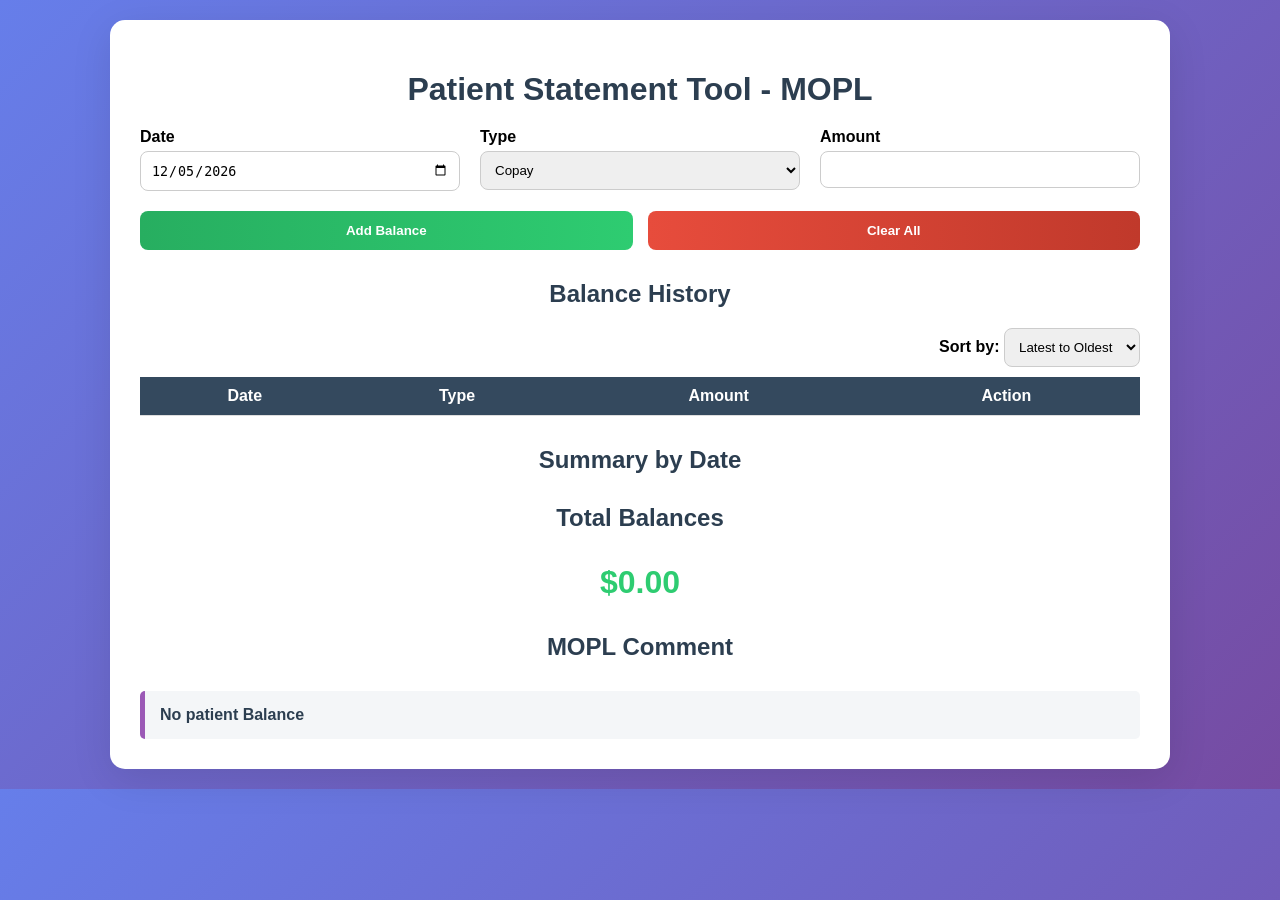
<file: Patient_Statement_Calculator.html>
<!DOCTYPE html>
<html lang="en">
<head>
  <meta charset="UTF-8" />
  <meta name="viewport" content="width=device-width, initial-scale=1.0"/>
  <title>Patient Statement Tool - MOPL</title>
  <style>
    body {
      font-family: 'Segoe UI', sans-serif;
      background: linear-gradient(135deg, #667eea 0%, #764ba2 100%);
      padding: 20px;
      margin: 0;
    }
    .container {
      max-width: 1000px;
      margin: auto;
      background: #fff;
      border-radius: 15px;
      box-shadow: 0 10px 40px rgba(0,0,0,0.1);
      padding: 30px;
    }
    h1, h2 {
      text-align: center;
      color: #2c3e50;
      margin-bottom: 20px;
    }
    .form-grid {
      display: grid;
      grid-template-columns: repeat(auto-fit, minmax(200px, 1fr));
      gap: 20px;
      margin-bottom: 20px;
    }
    .form-group {
      display: flex;
      flex-direction: column;
    }
    label {
      font-weight: bold;
      margin-bottom: 5px;
    }
    input, select {
      padding: 10px;
      border-radius: 8px;
      border: 1px solid #ccc;
    }
    .button-group {
      display: flex;
      gap: 15px;
      margin-bottom: 30px;
    }
    .btn {
      flex: 1;
      padding: 12px;
      background: linear-gradient(to right, #27ae60, #2ecc71);
      color: white;
      font-weight: bold;
      border: none;
      border-radius: 8px;
      cursor: pointer;
      transition: 0.3s ease;
    }
    .btn:hover {
      background: linear-gradient(to right, #219150, #27ae60);
    }
    .btn-clear {
      background: linear-gradient(to right, #e74c3c, #c0392b);
    }
    .btn-clear:hover {
      background: linear-gradient(to right, #c0392b, #a93226);
    }
    table {
      width: 100%;
      border-collapse: collapse;
      margin-bottom: 30px;
    }
    th, td {
      padding: 10px;
      text-align: center;
      border-bottom: 1px solid #ddd;
    }
    th {
      background-color: #34495e;
      color: white;
    }
    .date-separator {
      background-color: #ecf0f1;
      font-weight: bold;
      border-top: 3px solid #2980b9;
    }
    .summary {
      margin-bottom: 30px;
    }
    .summary div {
      background: #f4f6f8;
      padding: 15px;
      border-left: 5px solid #3498db;
      margin-bottom: 10px;
      border-radius: 5px;
    }
    .total {
      text-align: center;
      font-size: 2rem;
      color: #2ecc71;
      font-weight: bold;
    }
    .mopl-comment {
      background: #f4f6f8;
      padding: 15px;
      border-left: 5px solid #9b59b6;
      border-radius: 5px;
      font-weight: bold;
      margin-top: 30px;
      color: #2c3e50;
    }
    button.delete-btn {
      background-color: red;
      color: white;
      border: none;
      padding: 5px 10px;
      border-radius: 5px;
      cursor: pointer;
    }
    button.delete-btn:hover {
      background-color: darkred;
    }
  </style>
</head>
<body>
  <div class="container">
    <h1>Patient Statement Tool - MOPL</h1>

    <div class="form-grid">
      <div class="form-group">
        <label>Date</label>
        <input type="date" id="billDate">
      </div>
      <div class="form-group">
        <label>Type</label>
        <select id="billType">
          <option value="Copay">Copay</option>
          <option value="Coinsurance">Coinsurance</option>
          <option value="Deductible">Deductible</option>
        </select>
      </div>
      <div class="form-group">
        <label>Amount</label>
        <input type="number" id="billAmount" step="0.01">
      </div>
    </div>

    <div class="button-group">
      <button class="btn" onclick="addBill()">Add Balance</button>
      <button class="btn btn-clear" onclick="clearAll()">Clear All</button>
    </div>

    <h2>Balance History</h2>
    <div style="text-align: right; margin-bottom: 10px;">
      <label for="sortOrder"><strong>Sort by:</strong></label>
      <select id="sortOrder" onchange="updateTable(); updateSummary(); generateMoplComment();">
        <option value="desc">Latest to Oldest</option>
        <option value="asc">Oldest to Latest</option>
      </select>
    </div>
    <table>
      <thead>
        <tr>
          <th>Date</th>
          <th>Type</th>
          <th>Amount</th>
          <th>Action</th>
        </tr>
      </thead>
      <tbody id="billBody"></tbody>
    </table>

    <h2>Summary by Date</h2>
    <div class="summary" id="datewiseTotals"></div>

    <h2>Total Balances</h2>
    <p class="total" id="totalBalance">$0.00</p>

    <h2>MOPL Comment</h2>
    <div id="moplComment" class="mopl-comment">No patient Balance</div>
  </div>

  <script>
    let bills = [];

    window.onload = function () {
      const today = new Date().toISOString().split('T')[0];
      document.getElementById('billDate').value = today;
    };

    document.getElementById('billAmount').addEventListener('keydown', function(event) {
      if (event.key === 'Enter') {
        event.preventDefault();
        addBill();
      }
    });

    function parseDateMMDDYYYY(dateStr) {
      const [month, day, year] = dateStr.split('/');
      return new Date(`${year}-${month}-${day}`);
    }

    function addBill() {
      const dateInput = document.getElementById('billDate').value;
      const type = document.getElementById('billType').value;
      const amount = parseFloat(document.getElementById('billAmount').value);

      if (!dateInput || isNaN(amount)) {
        alert("Please enter a valid date and amount.");
        return;
      }

      const [year, month, day] = dateInput.split("-");
      const formattedDate = `${month}/${day}/${year}`;

      bills.push({ date: formattedDate, type, amount });
      updateTable();
      updateSummary();
      generateMoplComment();

      document.getElementById('billAmount').value = '';
    }

    function deleteBill(index) {
      bills.splice(index, 1);
      updateTable();
      updateSummary();
      generateMoplComment();
    }

    function clearAll() {
      bills = [];
      updateTable();
      updateSummary();
      generateMoplComment();
      document.getElementById('billAmount').value = '';
    }

    function updateTable() {
      const body = document.getElementById('billBody');
      body.innerHTML = '';

      const grouped = {};
      bills.forEach((bill, index) => {
        if (!grouped[bill.date]) grouped[bill.date] = [];
        grouped[bill.date].push({ ...bill, index });
      });

      const sortOrder = document.getElementById('sortOrder').value;
      const sortedDates = Object.keys(grouped).sort((a, b) => {
        const dateA = parseDateMMDDYYYY(a);
        const dateB = parseDateMMDDYYYY(b);
        return sortOrder === 'desc' ? dateB - dateA : dateA - dateB;
      });

      sortedDates.forEach(date => {
        const separator = document.createElement('tr');
        separator.className = "date-separator";
        separator.innerHTML = `<td colspan="4">${date}</td>`;
        body.appendChild(separator);

        grouped[date].forEach(({ type, amount, index }) => {
          const row = document.createElement('tr');
          row.innerHTML = `
            <td></td>
            <td>${type}</td>
            <td>$${amount.toFixed(2)}</td>
            <td><button class="delete-btn" onclick="deleteBill(${index})">Delete</button></td>
          `;
          body.appendChild(row);
        });
      });
    }

    function updateSummary() {
      const container = document.getElementById('datewiseTotals');
      container.innerHTML = '';
      let total = 0;
      const summary = {};

      bills.forEach(({ date, type, amount }) => {
        if (!summary[date]) summary[date] = {};
        if (!summary[date][type]) summary[date][type] = 0;
        summary[date][type] += amount;
        total += amount;
      });

      const sortOrder = document.getElementById('sortOrder').value;
      Object.keys(summary)
        .sort((a, b) => {
          const dateA = parseDateMMDDYYYY(a);
          const dateB = parseDateMMDDYYYY(b);
          return sortOrder === 'desc' ? dateB - dateA : dateA - dateB;
        })
        .forEach(date => {
          let html = `<div><strong>${date}</strong><ul>`;
          for (const [type, amt] of Object.entries(summary[date])) {
            html += `<li>${type}: $${amt.toFixed(2)}</li>`;
          }
          html += '</ul></div>';
          container.innerHTML += html;
        });

      document.getElementById('totalBalance').textContent = `$${total.toFixed(2)}`;
    }

    function generateMoplComment() {
      if (bills.length === 0) {
        document.getElementById('moplComment').innerText = "No patient Balance";
        return;
      }

      const BalanceByDate = {};

      bills.forEach(({ date, type, amount }) => {
        const normalizedType = type.toLowerCase() === 'coinsurance' ? 'coins' : type.toLowerCase();
                               type.toLowerCase() === 'deductible' ? 'ded' : type.toLowerCase();
        if (!BalanceByDate[date]) BalanceByDate[date] = {};
        if (!BalanceByDate[date][normalizedType]) BalanceByDate[date][normalizedType] = 0;
        BalanceByDate[date][normalizedType] += amount;
      });

      const sortedDates = Object.keys(BalanceByDate).sort((a, b) => parseDateMMDDYYYY(a) - parseDateMMDDYYYY(b));

      const commentParts = sortedDates.map(date => {
        const Balances = BalanceByDate[date];
        const entries = Object.entries(Balances).map(
          ([type, amt]) => `$${amt.toFixed(2)} of ${type}`
        );
        return `${entries.join(' & ')} Balance pending on ${date}`;
      });

      const finalComment = "Patient Balance available and statement uploaded. " + commentParts.join(", ");
      document.getElementById('moplComment').innerText = finalComment;
    }
  </script>
</body>
</html>
</file>
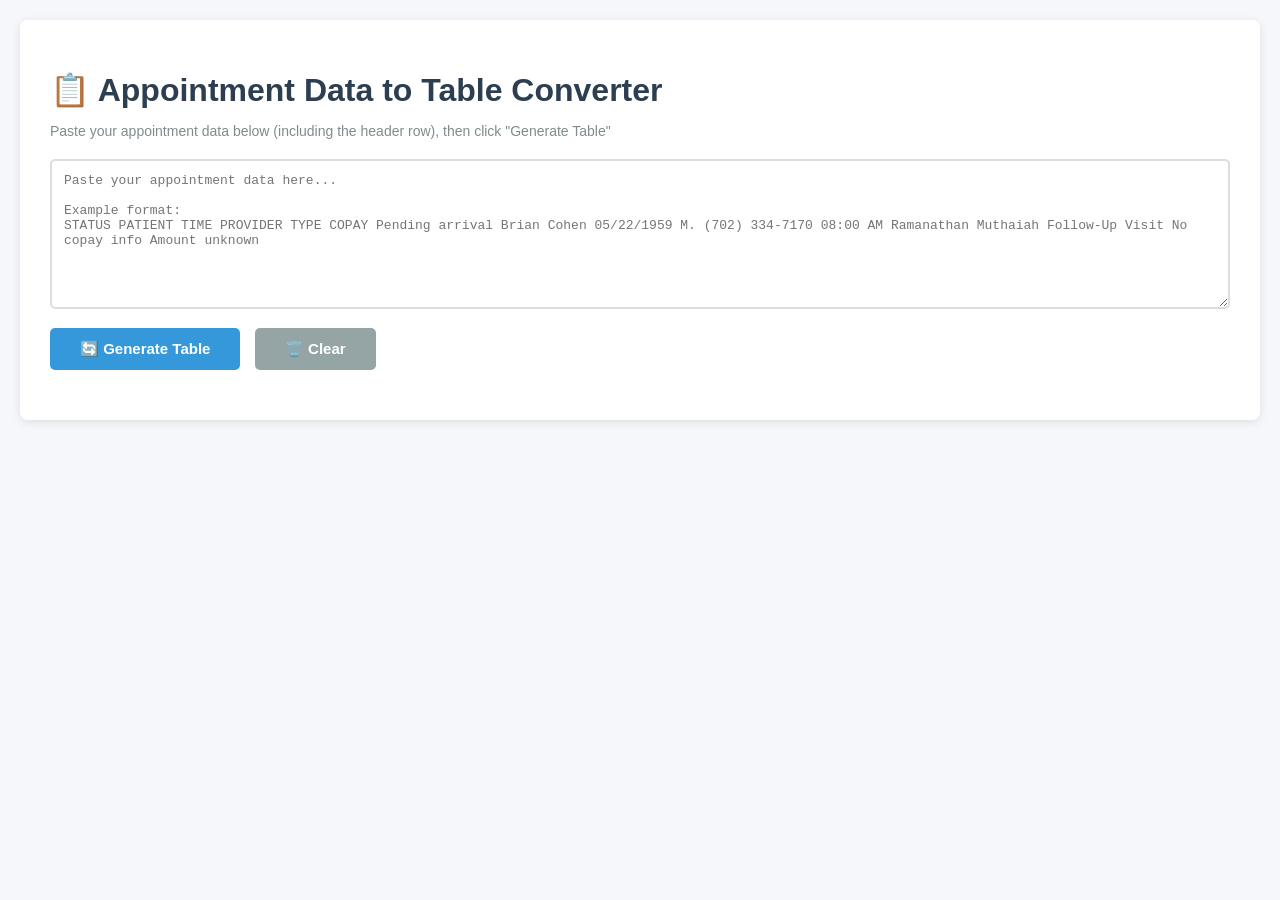
<file: Patient_Statement_Table_Maker.html>
<!DOCTYPE html>
<html lang="en">
<head>
    <meta charset="UTF-8">
    <meta name="viewport" content="width=device-width, initial-scale=1.0">
    <title>Appointment Data to Table Converter</title>
    <style>
        * {
            box-sizing: border-box;
        }
        body {
            font-family: 'Segoe UI', Tahoma, Geneva, Verdana, sans-serif;
            margin: 0;
            padding: 20px;
            background: #f5f7fa;
        }
        .container {
            max-width: 1400px;
            margin: 0 auto;
            background: white;
            padding: 30px;
            border-radius: 8px;
            box-shadow: 0 2px 10px rgba(0,0,0,0.1);
        }
        h1 {
            color: #2c3e50;
            margin-bottom: 10px;
        }
        .instructions {
            color: #7f8c8d;
            margin-bottom: 20px;
            font-size: 14px;
        }
        textarea {
            width: 100%;
            min-height: 150px;
            padding: 12px;
            font-family: 'Courier New', monospace;
            font-size: 13px;
            border: 2px solid #ddd;
            border-radius: 5px;
            resize: vertical;
            margin-bottom: 15px;
        }
        textarea:focus {
            outline: none;
            border-color: #3498db;
        }
        .button-group {
            margin-bottom: 20px;
        }
        button {
            padding: 12px 30px;
            font-size: 15px;
            font-weight: 600;
            border: none;
            border-radius: 5px;
            cursor: pointer;
            margin-right: 10px;
            transition: all 0.3s;
        }
        .btn-generate {
            background: #3498db;
            color: white;
        }
        .btn-generate:hover {
            background: #2980b9;
        }
        .btn-clear {
            background: #95a5a6;
            color: white;
        }
        .btn-clear:hover {
            background: #7f8c8d;
        }
        .btn-copy {
            background: #27ae60;
            color: white;
        }
        .btn-copy:hover {
            background: #229954;
        }
        #output {
            margin-top: 20px;
        }
        table {
            width: 100%;
            border-collapse: collapse;
            background: white;
            box-shadow: 0 1px 3px rgba(0,0,0,0.1);
        }
        th {
            background: #34495e;
            color: white;
            padding: 12px;
            text-align: left;
            font-weight: 600;
            border: 1px solid #2c3e50;
        }
        td {
            padding: 12px;
            border: 1px solid #ddd;
            vertical-align: top;
        }
        tr:nth-child(even) {
            background: #f8f9fa;
        }
        tr:hover {
            background: #ecf0f1;
        }
        .patient-name {
            font-weight: bold;
            display: block;
            margin-bottom: 4px;
            color: #2c3e50;
        }
        .patient-info {
            font-size: 13px;
            color: #555;
            line-height: 1.6;
        }
        .status-cell {
            color: #e67e22;
            font-weight: 500;
        }
        .message {
            padding: 12px;
            margin: 10px 0;
            border-radius: 5px;
            font-size: 14px;
        }
        .success {
            background: #d4edda;
            color: #155724;
            border: 1px solid #c3e6cb;
        }
        .error {
            background: #f8d7da;
            color: #721c24;
            border: 1px solid #f5c6cb;
        }
    </style>
</head>
<body>
    <div class="container">
        <h1>📋 Appointment Data to Table Converter</h1>
        <p class="instructions">
            Paste your appointment data below (including the header row), then click "Generate Table"
        </p>
        
        <textarea id="inputData" placeholder="Paste your appointment data here...

Example format:
STATUS PATIENT TIME PROVIDER TYPE COPAY Pending arrival Brian Cohen 05/22/1959 M. (702) 334-7170 08:00 AM Ramanathan Muthaiah Follow-Up Visit No copay info Amount unknown"></textarea>
        
        <div class="button-group">
            <button class="btn-generate" onclick="generateTable()">🔄 Generate Table</button>
            <button class="btn-clear" onclick="clearAll()">🗑️ Clear</button>
            <button class="btn-copy" onclick="copyTable()" id="copyBtn" style="display:none;">📋 Copy Table HTML</button>
        </div>
        
        <div id="message"></div>
        <div id="output"></div>
    </div>

    <script>
        function generateTable() {
            const input = document.getElementById('inputData').value.trim();
            const messageDiv = document.getElementById('message');
            const outputDiv = document.getElementById('output');
            
            if (!input) {
                messageDiv.innerHTML = '<div class="message error">⚠️ Please paste your appointment data first.</div>';
                return;
            }

            try {
                // Parse the data more robustly
                const rows = [];
                
                // Split by newlines and process
                const lines = input.split(/\r?\n/).join(' ');
                
                // Remove header if present
                let cleanData = lines.replace(/^STATUS\s+PATIENT\s+TIME\s+PROVIDER\s+TYPE\s+COPAY\s+/i, '');
                
                // Split by "Pending arrival" to identify each record
                const records = cleanData.split(/Pending arrival/i).filter(r => r.trim());
                
                records.forEach(record => {
                    // More flexible regex to capture all fields
                    // Format: Name DOB M. Phone Time Provider Type "No copay info" Copay
                    const pattern = /^\s*(.+?)\s+(\d{2}\/\d{2}\/\d{4})\s+M\.\s+([\(\)\d\-\s]+?)\s+(\d{1,2}:\d{2}\s+[AP]M)\s+(.+?)\s+(Follow-Up Visit|New Patient Visit|Office Procedure|Urgent Visit|PAP Smear\/Breast exam|Ultrasound)\s+No copay info\s+(.+?)$/i;
                    
                    const match = record.trim().match(pattern);
                    
                    if (match) {
                        rows.push({
                            status: 'Pending arrival',
                            name: match[1].trim(),
                            dob: match[2].trim(),
                            phone: match[3].trim(),
                            time: match[4].trim(),
                            provider: match[5].trim(),
                            type: match[6].trim(),
                            copay: match[7].trim()
                        });
                    }
                });

                if (rows.length === 0) {
                    messageDiv.innerHTML = '<div class="message error">⚠️ No valid appointment data found. Please check the format.</div>';
                    return;
                }

                // Build the table
                let tableHTML = `
                    <table>
                        <thead>
                            <tr>
                                <th>Status</th>
                                <th>Patient</th>
                                <th>Time</th>
                                <th>Provider</th>
                                <th>Type</th>
                                <th>Copay</th>
                            </tr>
                        </thead>
                        <tbody>
                `;

                rows.forEach(row => {
                    tableHTML += `
                        <tr>
                            <td class="status-cell">${row.status}</td>
                            <td>
                                <span class="patient-name">${row.name}</span>
                                <div class="patient-info">
                                    ${row.dob}<br>
                                    ${row.phone}
                                </div>
                            </td>
                            <td>${row.time}</td>
                            <td>${row.provider}</td>
                            <td>${row.type}</td>
                            <td>${row.copay}</td>
                        </tr>
                    `;
                });

                tableHTML += `
                        </tbody>
                    </table>
                `;

                outputDiv.innerHTML = tableHTML;
                messageDiv.innerHTML = `<div class="message success">✅ Successfully converted ${rows.length} appointments!</div>`;
                document.getElementById('copyBtn').style.display = 'inline-block';

            } catch (error) {
                messageDiv.innerHTML = '<div class="message error">⚠️ Error processing data: ' + error.message + '</div>';
                console.error(error);
            }
        }

        function clearAll() {
            document.getElementById('inputData').value = '';
            document.getElementById('output').innerHTML = '';
            document.getElementById('message').innerHTML = '';
            document.getElementById('copyBtn').style.display = 'none';
        }

        function copyTable() {
            const table = document.querySelector('#output table');
            if (!table) return;
            
            const range = document.createRange();
            range.selectNode(table);
            window.getSelection().removeAllRanges();
            window.getSelection().addRange(range);
            document.execCommand('copy');
            window.getSelection().removeAllRanges();
            
            const btn = document.getElementById('copyBtn');
            const originalText = btn.textContent;
            btn.textContent = '✓ Copied!';
            setTimeout(() => {
                btn.textContent = originalText;
            }, 2000);
        }
    </script>
</body>
</html>
</file>
<file: styles.css>
:root {
  --bg: #f4efe7;
  --panel: rgba(255, 252, 247, 0.92);
  --panel-strong: #fffaf2;
  --ink: #1f2a37;
  --muted: #5c6675;
  --line: rgba(76, 91, 112, 0.18);
  --brand: #0c5c56;
  --brand-strong: #08433f;
  --accent: #c97339;
  --danger: #a62b2b;
  --shadow: 0 22px 55px rgba(33, 42, 57, 0.12);
}

* { box-sizing: border-box; }

body {
  margin: 0;
  font-family: "Manrope", sans-serif;
  color: var(--ink);
  background:
    radial-gradient(circle at top left, rgba(12, 92, 86, 0.14), transparent 30%),
    radial-gradient(circle at 85% 10%, rgba(201, 115, 57, 0.18), transparent 22%),
    linear-gradient(180deg, #f7f3ed 0%, #f0ebe3 100%);
  min-height: 100vh;
}

.page-shell {
  width: min(1380px, calc(100% - 40px));
  margin: 28px auto 48px;
}

.hero,
.workspace {
  display: grid;
  gap: 24px;
}

.hero {
  grid-template-columns: 1.5fr 0.9fr;
  padding: 30px 32px;
  border: 1px solid rgba(255, 255, 255, 0.55);
  border-radius: 28px;
  background: linear-gradient(135deg, rgba(255, 249, 240, 0.92), rgba(247, 255, 253, 0.88));
  box-shadow: var(--shadow);
}

.eyebrow {
  margin: 0 0 10px;
  text-transform: uppercase;
  letter-spacing: 0.15em;
  font-size: 0.72rem;
  font-weight: 800;
  color: var(--brand);
}

.hero h1 {
  margin: 0;
  font-size: clamp(2rem, 5vw, 3.6rem);
  line-height: 0.95;
}

.hero-text {
  margin: 14px 0 0;
  max-width: 64ch;
  color: var(--muted);
  font-size: 1rem;
  line-height: 1.7;
}

.hero-card {
  display: grid;
  gap: 14px;
}

.hero-stat {
  padding: 20px;
  border-radius: 22px;
  background: linear-gradient(160deg, var(--brand) 0%, var(--brand-strong) 100%);
  color: #f6f8f9;
}

.hero-stat-label {
  display: block;
  font-size: 0.82rem;
  color: rgba(246, 248, 249, 0.72);
  margin-bottom: 10px;
}

.hero-stat strong { font-size: 1.25rem; }

.workspace {
  grid-template-columns: 1.3fr 0.85fr;
  margin-top: 24px;
}

.session-panel,
.batch-panel {
  margin-top: 24px;
}

.panel {
  background: var(--panel);
  border: 1px solid rgba(255, 255, 255, 0.7);
  border-radius: 28px;
  box-shadow: var(--shadow);
  padding: 26px;
}

.panel-heading h2,
.risk-section h3 { margin: 0 0 8px; }

.panel-heading p {
  margin: 0;
  color: var(--muted);
  line-height: 1.6;
}

.eligibility-form { margin-top: 22px; }

.form-grid,
.toggle-grid,
.session-grid {
  display: grid;
  gap: 14px;
}

.form-grid { grid-template-columns: repeat(4, minmax(0, 1fr)); }
.session-grid { grid-template-columns: repeat(2, minmax(0, 1fr)); margin-top: 18px; }

.toggle-grid {
  grid-template-columns: repeat(3, minmax(0, 1fr));
  margin-top: 16px;
}

label {
  display: grid;
  gap: 8px;
  font-size: 0.92rem;
  font-weight: 700;
}

input,
select,
textarea {
  width: 100%;
  border: 1px solid var(--line);
  border-radius: 16px;
  padding: 14px 15px;
  font: inherit;
  color: var(--ink);
  background: var(--panel-strong);
  transition: border-color 0.18s ease, box-shadow 0.18s ease, transform 0.18s ease;
}

input:focus,
select:focus,
textarea:focus {
  outline: none;
  border-color: rgba(12, 92, 86, 0.55);
  box-shadow: 0 0 0 5px rgba(12, 92, 86, 0.12);
  transform: translateY(-1px);
}

.toggle-card {
  padding: 16px;
  border: 1px solid var(--line);
  border-radius: 20px;
  background: linear-gradient(180deg, rgba(255, 251, 245, 0.95), rgba(251, 255, 254, 0.95));
}

.full-width { margin-top: 16px; }

.actions {
  display: flex;
  gap: 12px;
  margin-top: 18px;
  flex-wrap: wrap;
}

button {
  border: 0;
  border-radius: 999px;
  padding: 14px 18px;
  font: inherit;
  font-weight: 800;
  cursor: pointer;
}

.primary-btn {
  background: linear-gradient(135deg, var(--brand) 0%, #11796f 100%);
  color: #fff;
}

.primary-btn.secondary {
  background: linear-gradient(135deg, #c97339 0%, #de8a4f 100%);
}

.ghost-btn {
  background: rgba(255, 255, 255, 0.72);
  color: var(--ink);
  border: 1px solid var(--line);
}

.status-banner {
  padding: 18px 20px;
  border-radius: 22px;
  background: linear-gradient(135deg, #edf6f0 0%, #f9fbf7 100%);
  border: 1px solid rgba(42, 107, 72, 0.18);
}

.status-banner.hold {
  background: linear-gradient(135deg, #fff2e8 0%, #fff8f3 100%);
  border-color: rgba(192, 86, 33, 0.2);
}

.status-banner.escalated {
  background: linear-gradient(135deg, #fdecec 0%, #fff6f6 100%);
  border-color: rgba(166, 43, 43, 0.2);
}

.status-label {
  display: block;
  font-size: 0.8rem;
  text-transform: uppercase;
  letter-spacing: 0.12em;
  color: var(--muted);
  margin-bottom: 8px;
}

.mini-grid {
  display: grid;
  grid-template-columns: repeat(2, minmax(0, 1fr));
  gap: 12px;
  margin-top: 16px;
}

.mini-card {
  padding: 16px;
  border-radius: 20px;
  background: rgba(255, 255, 255, 0.72);
  border: 1px solid var(--line);
}

.mini-card span {
  display: block;
  color: var(--muted);
  font-size: 0.84rem;
  margin-bottom: 8px;
}

.mini-card strong {
  display: block;
  line-height: 1.4;
}

.risk-section { margin-top: 22px; }

.risk-list {
  margin: 12px 0 0;
  padding-left: 20px;
  color: var(--muted);
  line-height: 1.7;
}

#generatedNote {
  margin-top: 12px;
  min-height: 320px;
  background: #fffdf8;
}

.batch-actions {
  margin-top: 18px;
}

.table-wrap {
  overflow-x: auto;
  margin-top: 16px;
  border-radius: 20px;
  border: 1px solid var(--line);
  background: rgba(255, 255, 255, 0.75);
}

.batch-table {
  width: 100%;
  border-collapse: collapse;
  min-width: 980px;
}

.batch-table th,
.batch-table td {
  padding: 12px 14px;
  border-bottom: 1px solid var(--line);
  text-align: left;
  font-size: 0.9rem;
  vertical-align: top;
}

.batch-table th {
  background: rgba(12, 92, 86, 0.08);
  color: var(--brand-strong);
}

.empty-state {
  text-align: center !important;
  color: var(--muted);
  padding: 28px !important;
}

@media (max-width: 1100px) {
  .workspace,
  .hero,
  .form-grid,
  .toggle-grid,
  .session-grid {
    grid-template-columns: 1fr;
  }
}
</file>
